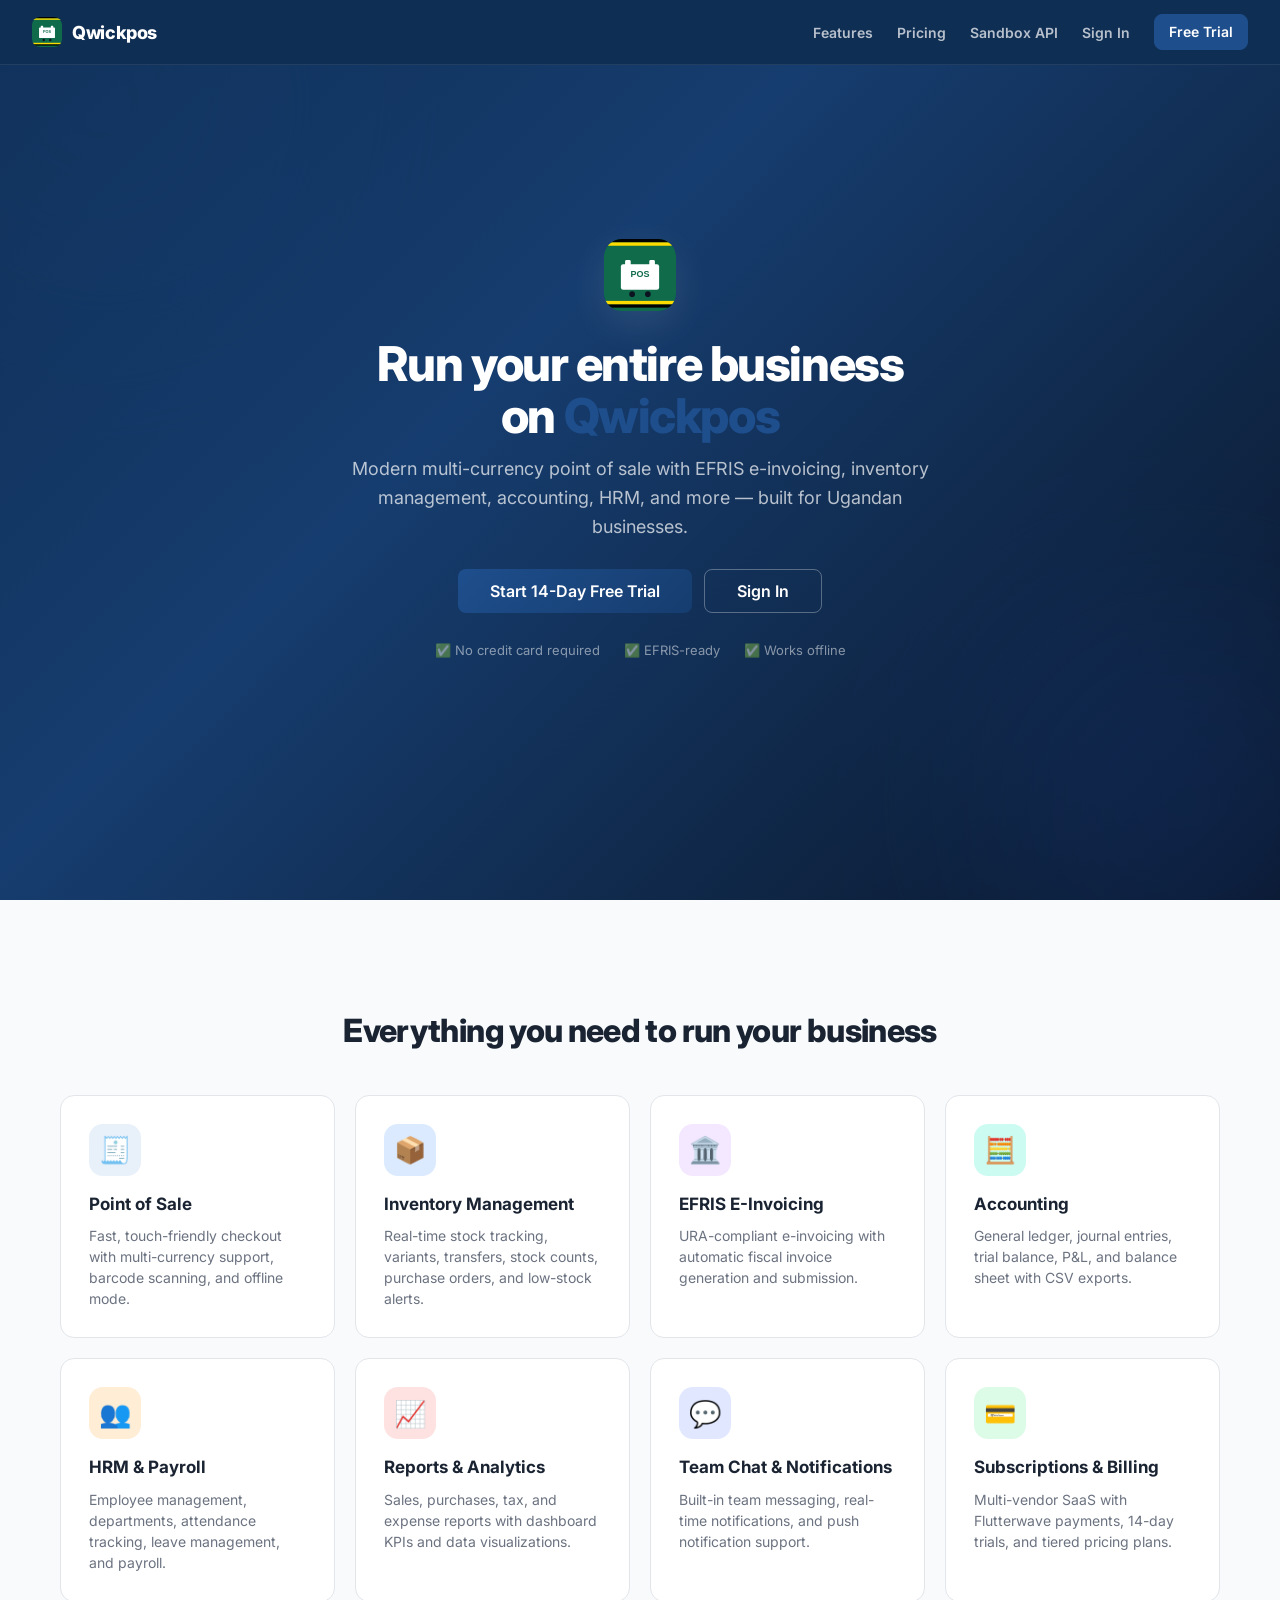
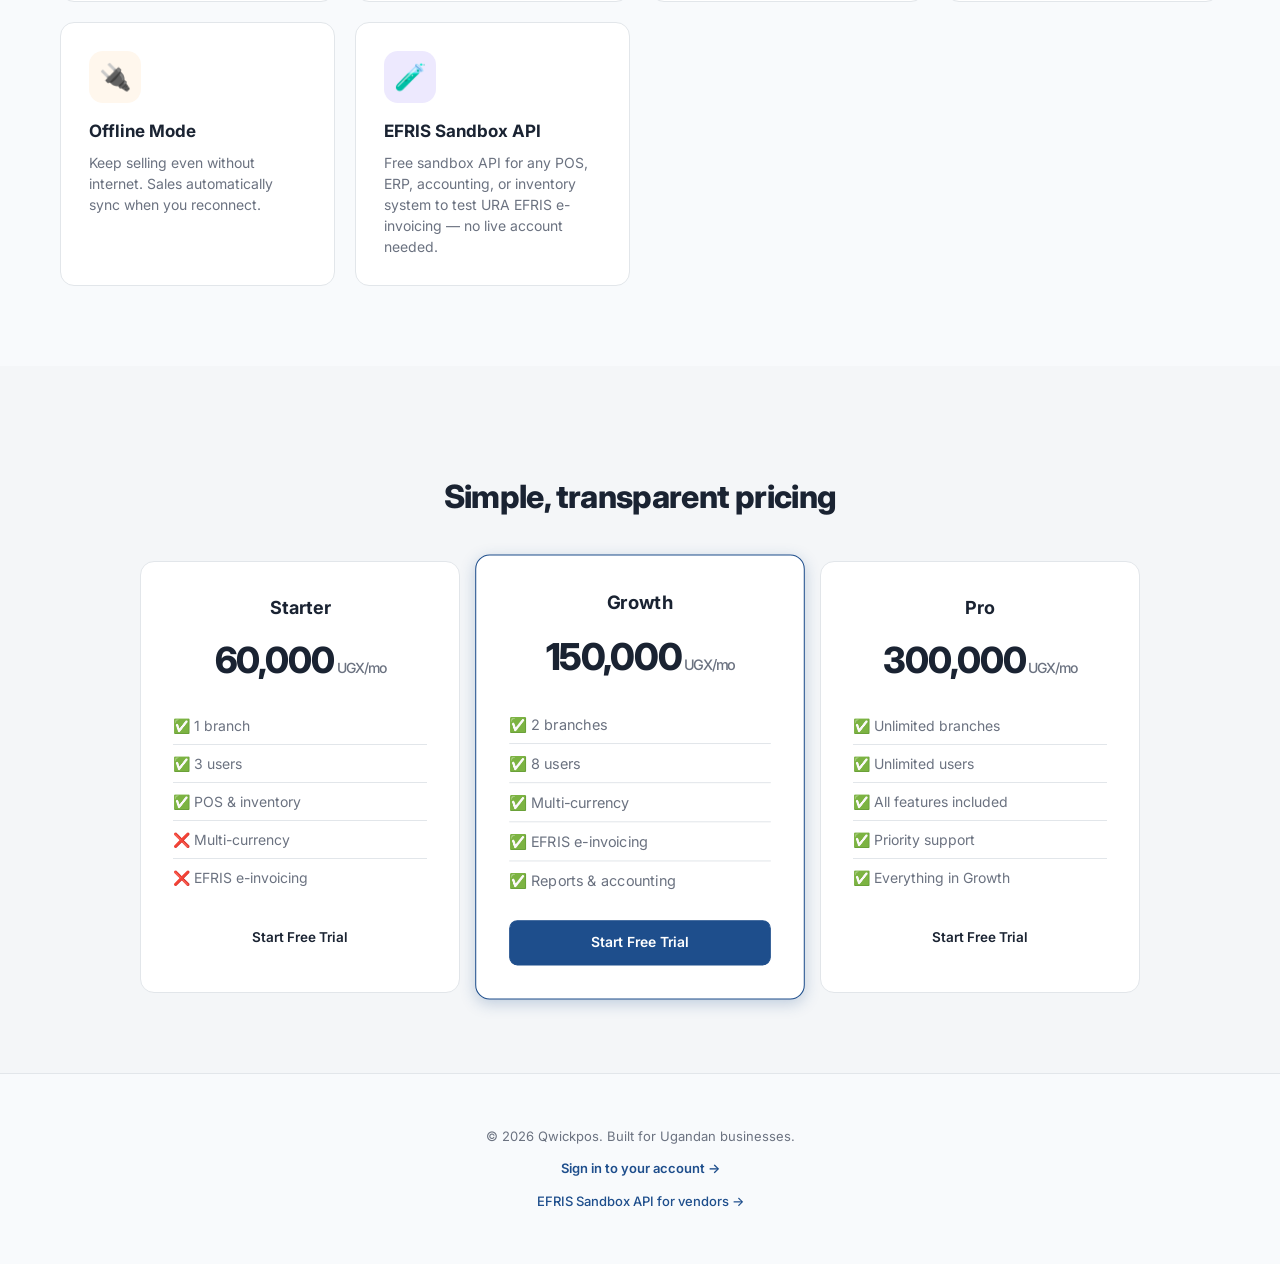
<file: index.html>
<!doctype html>
<html lang="en" data-theme="light">
  <head>
    <meta charset="UTF-8" />
    <meta name="viewport" content="width=device-width, initial-scale=1, viewport-fit=cover" />
    <title>Qwickpos — Modern POS & ERP for Uganda</title>
    <meta name="description" content="All-in-one point of sale, inventory, accounting, HRM, and EFRIS e-invoicing for Ugandan businesses. Start your 14-day free trial." />
    <meta name="theme-color" content="#0f6b4a" />
    <script>
      // Returning users go straight to the app (same Supabase DB as qwikpos.com).
      // Supabase stores auth tokens under "sb-<project-ref>-auth-token".
      try {
        var h = window.location.hash || "";
        if (h.indexOf("error=") !== -1) {
          window.location.replace("./app.html" + h);
        }
        var hasSession = false;
        for (var i = 0; i < localStorage.length; i++) {
          var k = localStorage.key(i);
          if (k && k.indexOf("sb-") === 0 && k.indexOf("auth-token") !== -1 && (localStorage.getItem(k) || "").indexOf("access_token") !== -1) {
            hasSession = true; break;
          }
        }
        if (hasSession) {
          window.location.replace("./app.html" + (window.location.hash || "#login"));
        }
      } catch (e) { /* ignore */ }
    </script>
    <link rel="preconnect" href="https://fonts.googleapis.com" />
    <link rel="preconnect" href="https://fonts.gstatic.com" crossorigin />
    <link href="https://fonts.googleapis.com/css2?family=Inter:wght@400;500;600;700;800&display=swap" rel="stylesheet" />
    <link rel="icon" href="./uganda-pos-icon.svg" type="image/svg+xml" />
    <link rel="stylesheet" href="./uganda-pos-styles.css" />
  </head>
  <body>
    <!-- ===================== NAVBAR ===================== -->
    <nav class="landing-nav">
      <a href="./" class="landing-nav-brand">
        <img src="./uganda-pos-icon.svg" alt="Qwickpos" />
        <span>Qwickpos</span>
      </a>
      <div class="landing-nav-links">
        <a href="#features">Features</a>
        <a href="#pricing">Pricing</a>
        <a href="./sandbox.html">Sandbox API</a>
        <a href="./app.html#login">Sign In</a>
        <a href="./app.html#signup" class="btn btn-primary btn-sm">Free Trial</a>
      </div>
    </nav>

    <!-- ===================== HERO ===================== -->
    <section class="landing-hero">
      <div class="landing-hero-content">
        <img src="./uganda-pos-icon.svg" alt="Qwickpos" />
        <h1>Run your entire business<br>on <span class="accent">Qwickpos</span></h1>
        <p>Modern multi-currency point of sale with EFRIS e-invoicing, inventory management, accounting, HRM, and more — built for Ugandan businesses.</p>
        <div class="landing-cta-row">
          <a href="./app.html#signup" class="btn btn-primary">Start 14-Day Free Trial</a>
          <a href="./app.html#login" class="btn btn-outline" style="color:#fff;border-color:rgba(255,255,255,0.3);">Sign In</a>
        </div>
        <div style="margin-top:28px;display:flex;gap:24px;justify-content:center;flex-wrap:wrap;color:rgba(255,255,255,0.5);font-size:13px;">
          <span>✅ No credit card required</span>
          <span>✅ EFRIS-ready</span>
          <span>✅ Works offline</span>
        </div>
      </div>
    </section>

    <!-- ===================== FEATURES ===================== -->
    <section class="landing-features" id="features">
      <h2>Everything you need to run your business</h2>
      <div class="landing-feature-grid">
        <div class="landing-feature">
          <div class="lf-icon" style="background:var(--brand-light);color:var(--brand);">🧾</div>
          <h3>Point of Sale</h3>
          <p>Fast, touch-friendly checkout with multi-currency support, barcode scanning, and offline mode.</p>
        </div>
        <div class="landing-feature">
          <div class="lf-icon" style="background:#dbeafe;color:#2563eb;">📦</div>
          <h3>Inventory Management</h3>
          <p>Real-time stock tracking, variants, transfers, stock counts, purchase orders, and low-stock alerts.</p>
        </div>
        <div class="landing-feature">
          <div class="lf-icon" style="background:#f3e8ff;color:#9333ea;">🏛️</div>
          <h3>EFRIS E-Invoicing</h3>
          <p>URA-compliant e-invoicing with automatic fiscal invoice generation and submission.</p>
        </div>
        <div class="landing-feature">
          <div class="lf-icon" style="background:#ccfbf1;color:#0d9488;">🧮</div>
          <h3>Accounting</h3>
          <p>General ledger, journal entries, trial balance, P&L, and balance sheet with CSV exports.</p>
        </div>
        <div class="landing-feature">
          <div class="lf-icon" style="background:#ffedd5;color:#ea580c;">👥</div>
          <h3>HRM & Payroll</h3>
          <p>Employee management, departments, attendance tracking, leave management, and payroll.</p>
        </div>
        <div class="landing-feature">
          <div class="lf-icon" style="background:#fee2e2;color:#dc2626;">📈</div>
          <h3>Reports & Analytics</h3>
          <p>Sales, purchases, tax, and expense reports with dashboard KPIs and data visualizations.</p>
        </div>
        <div class="landing-feature">
          <div class="lf-icon" style="background:#e0e7ff;color:#4f46e5;">💬</div>
          <h3>Team Chat & Notifications</h3>
          <p>Built-in team messaging, real-time notifications, and push notification support.</p>
        </div>
        <div class="landing-feature">
          <div class="lf-icon" style="background:#dcfce7;color:#16a34a;">💳</div>
          <h3>Subscriptions & Billing</h3>
          <p>Multi-vendor SaaS with Flutterwave payments, 14-day trials, and tiered pricing plans.</p>
        </div>
        <div class="landing-feature">
          <div class="lf-icon" style="background:#fff7ed;color:#b8860b;">🔌</div>
          <h3>Offline Mode</h3>
          <p>Keep selling even without internet. Sales automatically sync when you reconnect.</p>
        </div>
        <div class="landing-feature">
          <div class="lf-icon" style="background:#ede9fe;color:#7c3aed;">🧪</div>
          <h3>EFRIS Sandbox API</h3>
          <p>Free sandbox API for any POS, ERP, accounting, or inventory system to test URA EFRIS e-invoicing — no live account needed.</p>
        </div>
      </div>
    </section>

    <!-- ===================== PRICING ===================== -->
    <section class="landing-pricing" id="pricing">
      <h2>Simple, transparent pricing</h2>
      <div class="landing-pricing-grid">
        <div class="landing-pricing-card">
          <div class="plan-name">Starter</div>
          <div class="plan-price">60,000<small> UGX/mo</small></div>
          <ul class="plan-features">
            <li>✅ 1 branch</li>
            <li>✅ 3 users</li>
            <li>✅ POS & inventory</li>
            <li>❌ Multi-currency</li>
            <li>❌ EFRIS e-invoicing</li>
          </ul>
          <a href="./app.html#signup" class="btn btn-outline btn-block">Start Free Trial</a>
        </div>
        <div class="landing-pricing-card featured">
          <div class="plan-name">Growth</div>
          <div class="plan-price">150,000<small> UGX/mo</small></div>
          <ul class="plan-features">
            <li>✅ 2 branches</li>
            <li>✅ 8 users</li>
            <li>✅ Multi-currency</li>
            <li>✅ EFRIS e-invoicing</li>
            <li>✅ Reports & accounting</li>
          </ul>
          <a href="./app.html#signup" class="btn btn-primary btn-block">Start Free Trial</a>
        </div>
        <div class="landing-pricing-card">
          <div class="plan-name">Pro</div>
          <div class="plan-price">300,000<small> UGX/mo</small></div>
          <ul class="plan-features">
            <li>✅ Unlimited branches</li>
            <li>✅ Unlimited users</li>
            <li>✅ All features included</li>
            <li>✅ Priority support</li>
            <li>✅ Everything in Growth</li>
          </ul>
          <a href="./app.html#signup" class="btn btn-outline btn-block">Start Free Trial</a>
        </div>
      </div>
    </section>

    <!-- ===================== FOOTER ===================== -->
    <footer class="landing-footer">
      <p>&copy; 2026 Qwickpos. Built for Ugandan businesses.</p>
      <p style="margin-top:8px;"><a href="./app.html#login" style="color:var(--brand);font-weight:600;">Sign in to your account →</a></p>
      <p style="margin-top:4px;"><a href="./sandbox.html" style="color:var(--brand);font-weight:500;font-size:13px;">EFRIS Sandbox API for vendors →</a></p>
    </footer>
  </body>
</html>
</file>
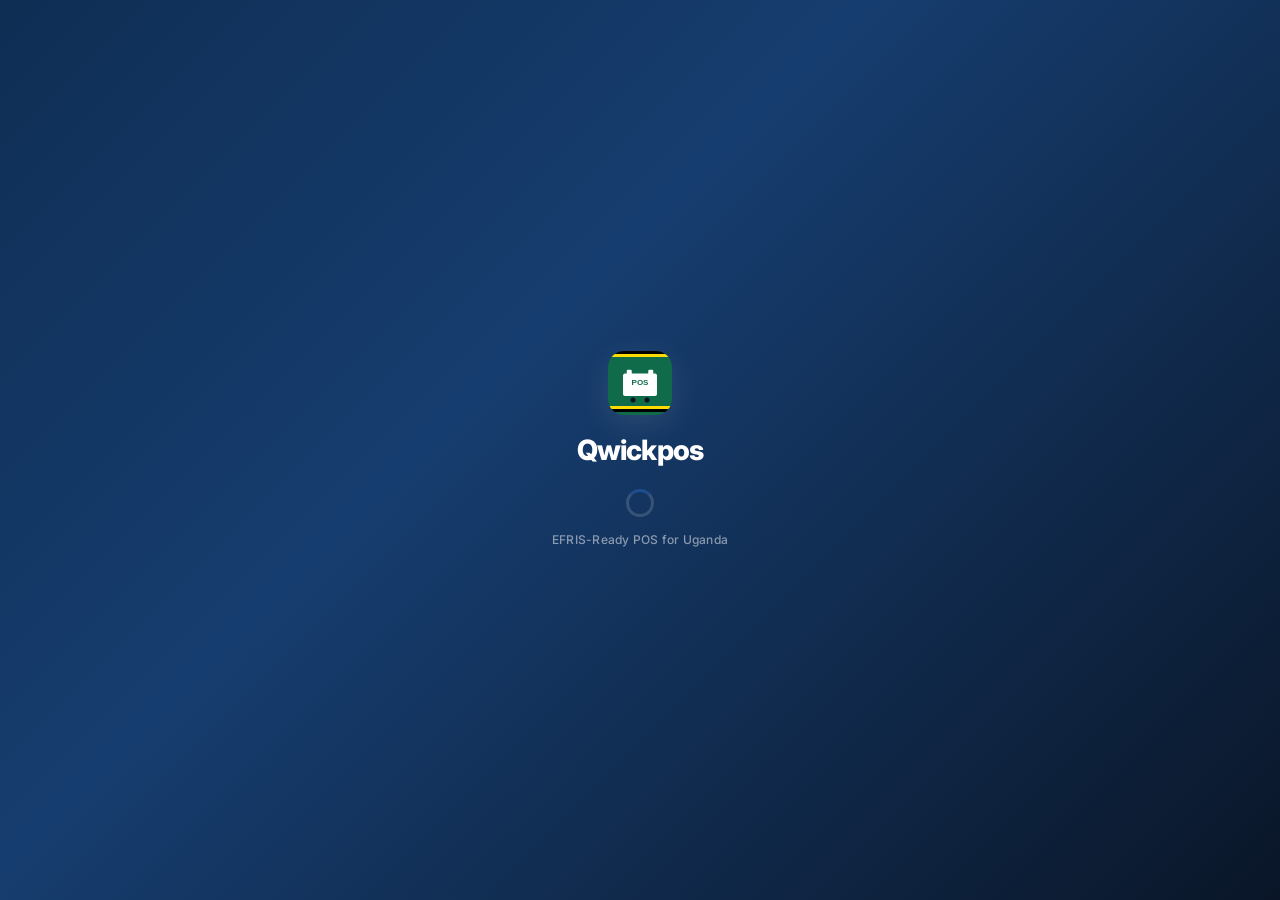
<file: app.html>
<!doctype html>
<html lang="en" data-theme="light">
  <head>
    <meta charset="UTF-8" />
    <meta
      name="viewport"
      content="width=device-width, initial-scale=1, viewport-fit=cover"
    />
    <title>Qwickpos — EFRIS Ready</title>
    <meta
      name="description"
      content="Modern multi-currency point of sale with EFRIS e-invoicing readiness for Ugandan businesses."
    />
    <meta name="theme-color" content="#0f6b4a" />
    <!-- Fonts -->
    <link rel="preconnect" href="https://fonts.googleapis.com" />
    <link rel="preconnect" href="https://fonts.gstatic.com" crossorigin />
    <link
      href="https://fonts.googleapis.com/css2?family=Inter:wght@400;500;600;700;800&display=swap"
      rel="stylesheet"
    />
    <!-- Open Graph / Social Media -->
    <meta property="og:type" content="website" />
    <meta property="og:url" content="https://qwickpos.netlify.app/" />
    <meta property="og:title" content="Qwickpos — Modern POS for Uganda" />
    <meta
      property="og:description"
      content="Multi-currency point of sale with EFRIS e-invoicing readiness for Ugandan businesses. Manage sales, inventory, customers, and suppliers with ease."
    />
    <meta
      property="og:image"
      content="https://qwickpos.netlify.app/uganda-pos-icon.svg"
    />
    <meta property="og:site_name" content="Qwickpos" />
    <!-- Twitter Card -->
    <meta name="twitter:card" content="summary" />
    <meta name="twitter:title" content="Qwickpos — Modern POS for Uganda" />
    <meta
      name="twitter:description"
      content="Multi-currency point of sale with EFRIS e-invoicing readiness for Ugandan businesses."
    />
    <meta
      name="twitter:image"
      content="https://qwickpos.netlify.app/uganda-pos-icon.svg"
    />
    <link rel="manifest" href="./uganda-pos-manifest.json" />
    <link rel="icon" href="./uganda-pos-icon.svg" type="image/svg+xml" />
    <link rel="apple-touch-icon" href="./uganda-pos-icon.svg" />
    <meta name="apple-mobile-web-app-capable" content="yes" />
    <meta name="apple-mobile-web-app-status-bar-style" content="black-translucent" />
    <link rel="stylesheet" href="./uganda-pos-styles.css" />
  </head>
  <body>
    <!-- ===================== SPLASH SCREEN ===================== -->
    <div id="splash-screen" class="splash-screen">
      <div class="splash-content">
        <img src="./uganda-pos-icon.svg" alt="Qwickpos" class="splash-logo" />
        <div class="splash-name">Qwickpos</div>
        <div class="splash-spinner"></div>
        <div class="splash-tag">EFRIS-Ready POS for Uganda</div>
      </div>
    </div>

    <!-- ===================== LOGIN SCREEN ===================== -->
    <div id="login-screen" class="login-wrap">
      <div class="login-card">
        <div class="flag-strip"></div>
        <div class="login-logo">
          <img src="./uganda-pos-icon.svg" alt="Qwickpos" />
          <h1>Qwickpos</h1>
          <p>
            Modern multi-currency point of sale, EFRIS-ready for URA
            e-invoicing.
          </p>
        </div>

        <form id="login-form">
          <div class="field">
            <label for="login-email">Email</label>
            <input
              id="login-email"
              type="email"
              autocomplete="username"
              required
              placeholder="you@business.com"
            />
          </div>
          <div class="field">
            <label for="login-password">Password</label>
            <input
              id="login-password"
              type="password"
              autocomplete="current-password"
              required
              placeholder="••••••••"
            />
          </div>
          <button
            class="btn btn-primary btn-block"
            type="submit"
            id="login-submit"
          >
            Sign In
          </button>
          <p
            id="login-error"
            class="help-text"
            style="color: var(--danger); display: none; margin-top: 10px"
          ></p>
        </form>

        <p class="help-text" style="text-align: center; margin-top: 10px">
          <a href="#" id="show-forgot-link" style="color: var(--primary)"
            >Forgot password?</a
          >
        </p>

        <p class="help-text" style="text-align: center; margin-top: 16px">
          New business?
          <a href="#" id="show-signup-link">Start your 14-day free trial</a>
        </p>
      </div>
    </div>

    <!-- ===================== SIGNUP SCREEN ===================== -->
    <div id="signup-screen" class="login-wrap hidden">
      <div class="login-card" style="max-width: 680px">
        <div class="flag-strip"></div>
        <div class="login-logo">
          <img src="./uganda-pos-icon.svg" alt="Qwickpos" />
          <h1>Start your free trial</h1>
          <p>
            14 days free. Then pay monthly with Flutterwave — mobile money, card
            or bank.
          </p>
        </div>

        <div id="signup-plans" class="grid-3"></div>

        <form id="signup-form" class="hidden">
          <input type="hidden" id="signup-plan-code" value="starter" />
          <div class="field">
            <label for="signup-business-name">Business Name</label
            ><input id="signup-business-name" required />
          </div>
          <div class="field-row">
            <div class="field">
              <label for="signup-full-name">Your Full Name</label
              ><input id="signup-full-name" required />
            </div>
            <div class="field">
              <label for="signup-phone">Phone</label
              ><input id="signup-phone" placeholder="+2567xxxxxxxx" />
            </div>
          </div>
          <div class="field-row">
            <div class="field">
              <label for="signup-email">Email</label
              ><input id="signup-email" type="email" required />
            </div>
            <div class="field">
              <label for="signup-password">Password</label
              ><input
                id="signup-password"
                type="password"
                required
                minlength="8"
                placeholder="At least 8 characters with a letter and number"
              />
            </div>
          </div>
          <div class="field">
            <label for="signup-currency">Base Currency</label>
            <select id="signup-currency">
              <option value="UGX">UGX — Uganda Shilling</option>
              <option value="USD">USD — US Dollar</option>
              <option value="KES">KES — Kenyan Shilling</option>
            </select>
          </div>
          <div class="field">
            <label for="signup-type">Business Type</label>
            <select id="signup-type">
            </select>
            <p class="help-text" id="signup-type-desc" style="margin-top:4px;font-size:12px"></p>
          </div>
          <button
            class="btn btn-secondary btn-block"
            type="button"
            id="signup-back-btn"
            style="margin-bottom: 8px"
          >
            &larr; Change Plan
          </button>
          <button
            class="btn btn-primary btn-block"
            type="submit"
            id="signup-submit"
          >
            Start 14-Day Free Trial
          </button>
          <p
            id="signup-error"
            class="help-text"
            style="color: var(--danger); display: none; margin-top: 10px"
          ></p>
        </form>

        <p class="help-text" style="text-align: center; margin-top: 16px">
          Already have an account? <a href="#" id="show-login-link">Sign in</a>
        </p>
      </div>
    </div>

    <!-- ===================== RESET PASSWORD SCREEN ===================== -->
    <div id="reset-screen" class="login-wrap hidden">
      <div class="login-card">
        <div class="flag-strip"></div>
        <div class="login-logo">
          <img src="./uganda-pos-icon.svg" alt="Qwickpos" />
          <h1>Reset Password</h1>
          <p>Enter your email and we'll send you a reset link.</p>
        </div>

        <form id="reset-form">
          <div class="field">
            <label for="reset-email">Email</label>
            <input
              id="reset-email"
              type="email"
              autocomplete="email"
              required
              placeholder="you@business.com"
            />
          </div>
          <button
            class="btn btn-primary btn-block"
            type="submit"
            id="reset-submit"
          >
            Send Reset Link
          </button>
          <p
            id="reset-error"
            class="help-text"
            style="color: var(--danger); display: none; margin-top: 10px"
          ></p>
          <p
            id="reset-success"
            class="help-text"
            style="color: var(--success); display: none; margin-top: 10px"
          ></p>
        </form>

        <p class="help-text" style="text-align: center; margin-top: 16px">
          <a href="#" id="show-login-from-reset" style="color: var(--primary)"
            >← Back to Sign In</a
          >
        </p>
      </div>
    </div>

    <!-- ===================== CREATE BUSINESS SCREEN ===================== -->
    <div id="create-business-screen" class="login-wrap hidden">
      <div class="login-card" style="max-width: 520px">
        <div class="flag-strip"></div>
        <div class="login-logo">
          <img src="./uganda-pos-icon.svg" alt="Qwickpos" />
          <h1>Welcome to Qwickpos</h1>
          <p>Create your business to start your 14-day free trial.</p>
        </div>

        <form id="create-business-form">
          <div class="field">
            <label for="cb-business-name">Business Name</label>
            <input
              id="cb-business-name"
              type="text"
              required
              placeholder="e.g. John's Supermarket"
              autocomplete="organization"
            />
          </div>
          <div class="field">
            <label for="cb-full-name">Your Full Name</label>
            <input
              id="cb-full-name"
              type="text"
              required
              placeholder="e.g. John Musoke"
              autocomplete="name"
            />
          </div>
          <div class="field">
            <label for="cb-phone">Phone (optional)</label>
            <input
              id="cb-phone"
              type="tel"
              placeholder="+256 7xx xxx xxx"
              autocomplete="tel"
            />
          </div>
          <div class="field">
            <label for="cb-currency">Base Currency</label>
            <select id="cb-currency">
              <option value="UGX">UGX — Uganda Shilling</option>
              <option value="USD">USD — US Dollar</option>
              <option value="KES">KES — Kenyan Shilling</option>
            </select>
          </div>
          <div class="field">
            <label for="cb-type">Business Type</label>
            <select id="cb-type">
            </select>
            <p class="help-text" id="cb-type-desc" style="margin-top:4px;font-size:12px"></p>
          </div>
          <button
            class="btn btn-primary btn-block"
            type="submit"
            id="cb-submit"
          >
            Create Business & Start Trial
          </button>
          <p
            id="cb-error"
            class="help-text"
            style="color: var(--danger); display: none; margin-top: 10px"
          ></p>
        </form>
      </div>
    </div>

    <!-- ===================== APP SHELL ===================== -->
    <div id="app-shell" class="app-shell hidden">
      <div class="impersonate-banner hidden" id="impersonate-banner">
        <span>👁 Impersonating: <span id="impersonate-name"></span></span>
        <button id="impersonate-stop">Exit Impersonation</button>
      </div>
      <div class="sidebar-backdrop" id="sidebar-backdrop"></div>

      <aside class="sidebar" id="sidebar">
        <div class="sidebar-inner">
        <button class="nav-link" data-route="dashboard" data-tooltip="Dashboard">
          <span class="icon">🏠</span>
          <span class="nav-label">Dashboard</span>
        </button>

        <!-- Sales Module -->
        <div class="nav-module">
          <button class="nav-link nav-parent" data-module="sales" data-tooltip="Sales">
            <span class="icon">💰</span>
            <span class="nav-label">Sales</span>
            <span class="nav-chevron">▶</span>
          </button>
          <div class="nav-children">
            <button class="nav-link" data-route="pos"><span class="icon">🛒</span> POS</button>
            <button class="nav-link" data-route="orders"><span class="icon">📋</span> Orders</button>
            <button class="nav-link" data-route="quotations"><span class="icon">📄</span> Quotations</button>
            <button class="nav-link" data-route="sales"><span class="icon">📊</span> Sales History</button>
          </div>
        </div>

        <!-- Inventory Module -->
        <div class="nav-module">
          <button class="nav-link nav-parent" data-module="inventory" data-tooltip="Inventory">
            <span class="icon">📦</span>
            <span class="nav-label">Inventory</span>
            <span class="nav-chevron">▶</span>
          </button>
          <div class="nav-children">
            <button class="nav-link" data-route="products"><span class="icon">🏷️</span> Products</button>
            <button class="nav-link" data-route="inventory"><span class="icon">📊</span> Stock <span class="nav-badge hidden" id="low-stock-badge">0</span></button>
            <button class="nav-link" data-route="purchases"><span class="icon">🛒</span> Purchases</button>
            <button class="nav-link" data-route="suppliers"><span class="icon">🚚</span> Suppliers</button>
          </div>
        </div>

        <!-- CRM Module -->
        <div class="nav-module">
          <button class="nav-link nav-parent" data-module="crm" data-tooltip="CRM">
            <span class="icon">🤝</span>
            <span class="nav-label">CRM</span>
            <span class="nav-chevron">▶</span>
          </button>
          <div class="nav-children">
            <button class="nav-link" data-route="customers"><span class="icon">👤</span> Customers</button>
            <button class="nav-link" data-route="leads"><span class="icon">💼</span> Leads</button>
            <button class="nav-link" data-route="deliveries"><span class="icon">🚚</span> Deliveries</button>
          </div>
        </div>

        <!-- Accounting Module -->
        <div class="nav-module">
          <button class="nav-link nav-parent" data-module="accounting" data-tooltip="Accounting">
            <span class="icon">📒</span>
            <span class="nav-label">Accounting</span>
            <span class="nav-chevron">▶</span>
          </button>
          <div class="nav-children">
            <button class="nav-link" data-route="accounting"><span class="icon">📊</span> Ledgers</button>
            <button class="nav-link" data-route="reports"><span class="icon">📈</span> Reports</button>
            <button class="nav-link" data-route="bi"><span class="icon">📊</span> BI &amp; Analytics</button>
          </div>
        </div>

        <!-- HR Module -->
        <div class="nav-module">
          <button class="nav-link nav-parent" data-module="hr" data-tooltip="HR">
            <span class="icon">👔</span>
            <span class="nav-label">HR</span>
            <span class="nav-chevron">▶</span>
          </button>
          <div class="nav-children">
            <button class="nav-link" data-route="hrm"><span class="icon">👥</span> Employees</button>
          </div>
        </div>

        <!-- Communication Module -->
        <div class="nav-module">
          <button class="nav-link nav-parent" data-module="communication" data-tooltip="Communication">
            <span class="icon">💬</span>
            <span class="nav-label">Communication</span>
            <span class="nav-chevron">▶</span>
          </button>
          <div class="nav-children">
            <button class="nav-link" data-route="chat"><span class="icon">💬</span> Chat</button>
            <button class="nav-link" data-route="notifications"><span class="icon">🔔</span> Notifications <span class="nav-badge hidden" id="notif-sidebar-badge">0</span></button>
          </div>
        </div>

        <!-- Compliance Module -->
        <div class="nav-module">
          <button class="nav-link nav-parent" data-module="compliance" data-tooltip="Compliance">
            <span class="icon">✅</span>
            <span class="nav-label">Compliance</span>
            <span class="nav-chevron">▶</span>
          </button>
          <div class="nav-children">
            <button class="nav-link" data-route="efris"><span class="icon">🏛️</span> EFRIS <span class="nav-badge hidden" id="efris-badge">0</span></button>
            <button class="nav-link" data-route="audit"><span class="icon">📋</span> Audit</button>
          </div>
        </div>

        <!-- Administration Module -->
        <div class="nav-module">
          <button class="nav-link nav-parent" data-module="admin" data-tooltip="Administration">
            <span class="icon">⚙️</span>
            <span class="nav-label">Administration</span>
            <span class="nav-chevron">▶</span>
          </button>
          <div class="nav-children">
            <button class="nav-link" data-route="settings"><span class="icon">🔧</span> Settings</button>
            <button class="nav-link" data-route="templates"><span class="icon">📄</span> Templates</button>
            <button class="nav-link" data-route="coupons"><span class="icon">🎫</span> Coupons</button>
            <button class="nav-link" data-route="backup"><span class="icon">💾</span> Backup</button>
            <button class="nav-link" data-route="billing"><span class="icon">💳</span> Billing</button>
            <button class="nav-link" data-route="profile"><span class="icon">👤</span> My Profile</button>
            <button class="nav-link" data-route="admin"><span class="icon">🔐</span> Platform Admin</button>
          </div>
        </div>

        </div>
        <div class="sidebar-footer">
          <div class="offline-pill" id="trial-pill"></div>
          <div class="offline-pill" id="offline-pill">
            <span class="dot"></span> Offline — sales will sync
          </div>
          <button class="btn btn-secondary btn-block btn-sm" id="logout-btn">
            Log out
          </button>
        </div>
      </aside>

      <div class="main">
        <header class="topbar">
          <div class="topbar-left">
            <div class="logo-wrap"><img src="./uganda-pos-icon.svg" alt="logo" id="topbar-logo" /></div>
            <div class="brand-text">
              <div class="business-name" id="topbar-business-name">Qwickpos</div>
              <div class="branch-sub" id="topbar-branch-name">Main Branch</div>
            </div>
            <div class="topbar-divider"></div>
            <button class="menu-btn" id="menu-btn">☰</button>
            <button class="sidebar-collapse-btn" id="sidebar-collapse-btn" title="Toggle sidebar">◀</button>
          </div>
          <div class="topbar-center" id="page-title">Dashboard</div>
          <div class="topbar-right">
            <div class="topbar-cta-group" id="topbar-cta-group">
              <button class="topbar-cta" onclick="navigateTo('pos')" title="Open POS">
                <span class="cta-icon">🛒</span> New Sale
              </button>
              <button class="topbar-cta" onclick="navigateTo('products')" title="Add product">
                <span class="cta-icon">➕</span> Product
              </button>
              <button class="topbar-cta" onclick="navigateTo('customers')" title="Add customer">
                <span class="cta-icon">👤</span> Customer
              </button>
            </div>
            <select
              id="currency-picker"
              class="hidden"
              title="Display currency"
              style="
                border-radius: 999px;
                border: 1px solid var(--border);
                padding: 6px 10px;
                background: var(--surface);
              "
            ></select>
            <select
              id="lang-picker"
              title="Language"
              style="
                border-radius: 999px;
                border: 1px solid var(--border);
                padding: 6px 10px;
                background: var(--surface);
                font-size: 13px;
              "
            >
              <option value="en">EN</option>
              <option value="lg">LG</option>
            </select>
            <div class="notif-wrapper" id="notif-wrapper">
              <button class="topbar-btn" id="notif-bell" title="Notifications">
                🔔
                <span class="notif-badge hidden" id="notif-badge">0</span>
              </button>
              <div class="notif-dropdown hidden" id="notif-dropdown">
                <div class="notif-header">
                  <span>Notifications</span>
                  <button class="btn btn-sm btn-secondary" id="notif-mark-all">
                    Mark all read
                  </button>
                </div>
                <div class="notif-list" id="notif-list">
                  <div class="empty-state" style="padding: 24px">
                    No notifications yet
                  </div>
                </div>
              </div>
            </div>
            <button class="topbar-btn" id="theme-toggle" title="Toggle theme">🌙</button>
            <button class="user-chip" id="user-chip">
              <span class="avatar" id="user-avatar">U</span>
              <span>
                <div class="user-name" id="user-name">User</div>
                <div class="user-role" id="user-role">cashier</div>
              </span>
            </button>
          </div>
        </header>

        <div class="view" id="view-root">
          <!-- rendered by app.js -->
        </div>
      </div>
    </div>

    <!-- ===================== MODAL / TOAST ROOTS ===================== -->
    <div id="modal-root"></div>
    <div class="toast-stack" id="toast-stack"></div>

    <!-- Inline guard: prevents native form submit, removes splash, catches errors -->
    <script>
      (function () {
        "use strict";
        var loaded = false;
        var hash = window.location.hash;
        // Instantly kill splash when coming from landing page CTAs
        if (hash === "#signup" || hash === "#login") {
          var s = document.getElementById("splash-screen");
          if (s) s.remove();
          window.history.replaceState(null, "", window.location.pathname);
        }
        window.addEventListener("error", function (e) {
          if (loaded) return;
          var el = document.getElementById("login-error");
          if (el) {
            el.innerHTML =
              "<b>App failed to load:</b><br>" +
              (e.message || "Unknown error") +
              (e.filename
                ? "<br><small>in " + e.filename.split("/").pop() + ":" + e.lineno + "</small>"
                : "");
            el.style.display = "block";
          }
          console.error("FATAL:", e.message, e.filename, e.lineno);
        });
        window.addEventListener("unhandledrejection", function (e) {
          console.error("Unhandled rejection:", e.reason);
        });
        document.addEventListener("DOMContentLoaded", function () {
          var form = document.getElementById("login-form");
          if (form)
            form.addEventListener("submit", function (e) {
              if (!loaded) {
                e.preventDefault();
                var el = document.getElementById("login-error");
                if (el && !el.textContent) {
                  el.innerHTML =
                    "<b>App still loading.</b><br>" +
                    "If this persists, press <b>Ctrl+Shift+R</b> to hard refresh.";
                  el.style.display = "block";
                }
              }
            });
          // If JS module failed, show login in case splash is still up
          setTimeout(function () {
            if (!loaded) {
              var splash = document.getElementById("splash-screen");
              if (splash) splash.remove();
              document.getElementById("login-screen").classList.remove("hidden");
            }
          }, 4000);
        });
        window.__qwickposReady = function () { loaded = true; };
      })();
    </script>
    <script type="module" src="./uganda-pos-app.js"></script>
  </body>
</html>
</file>
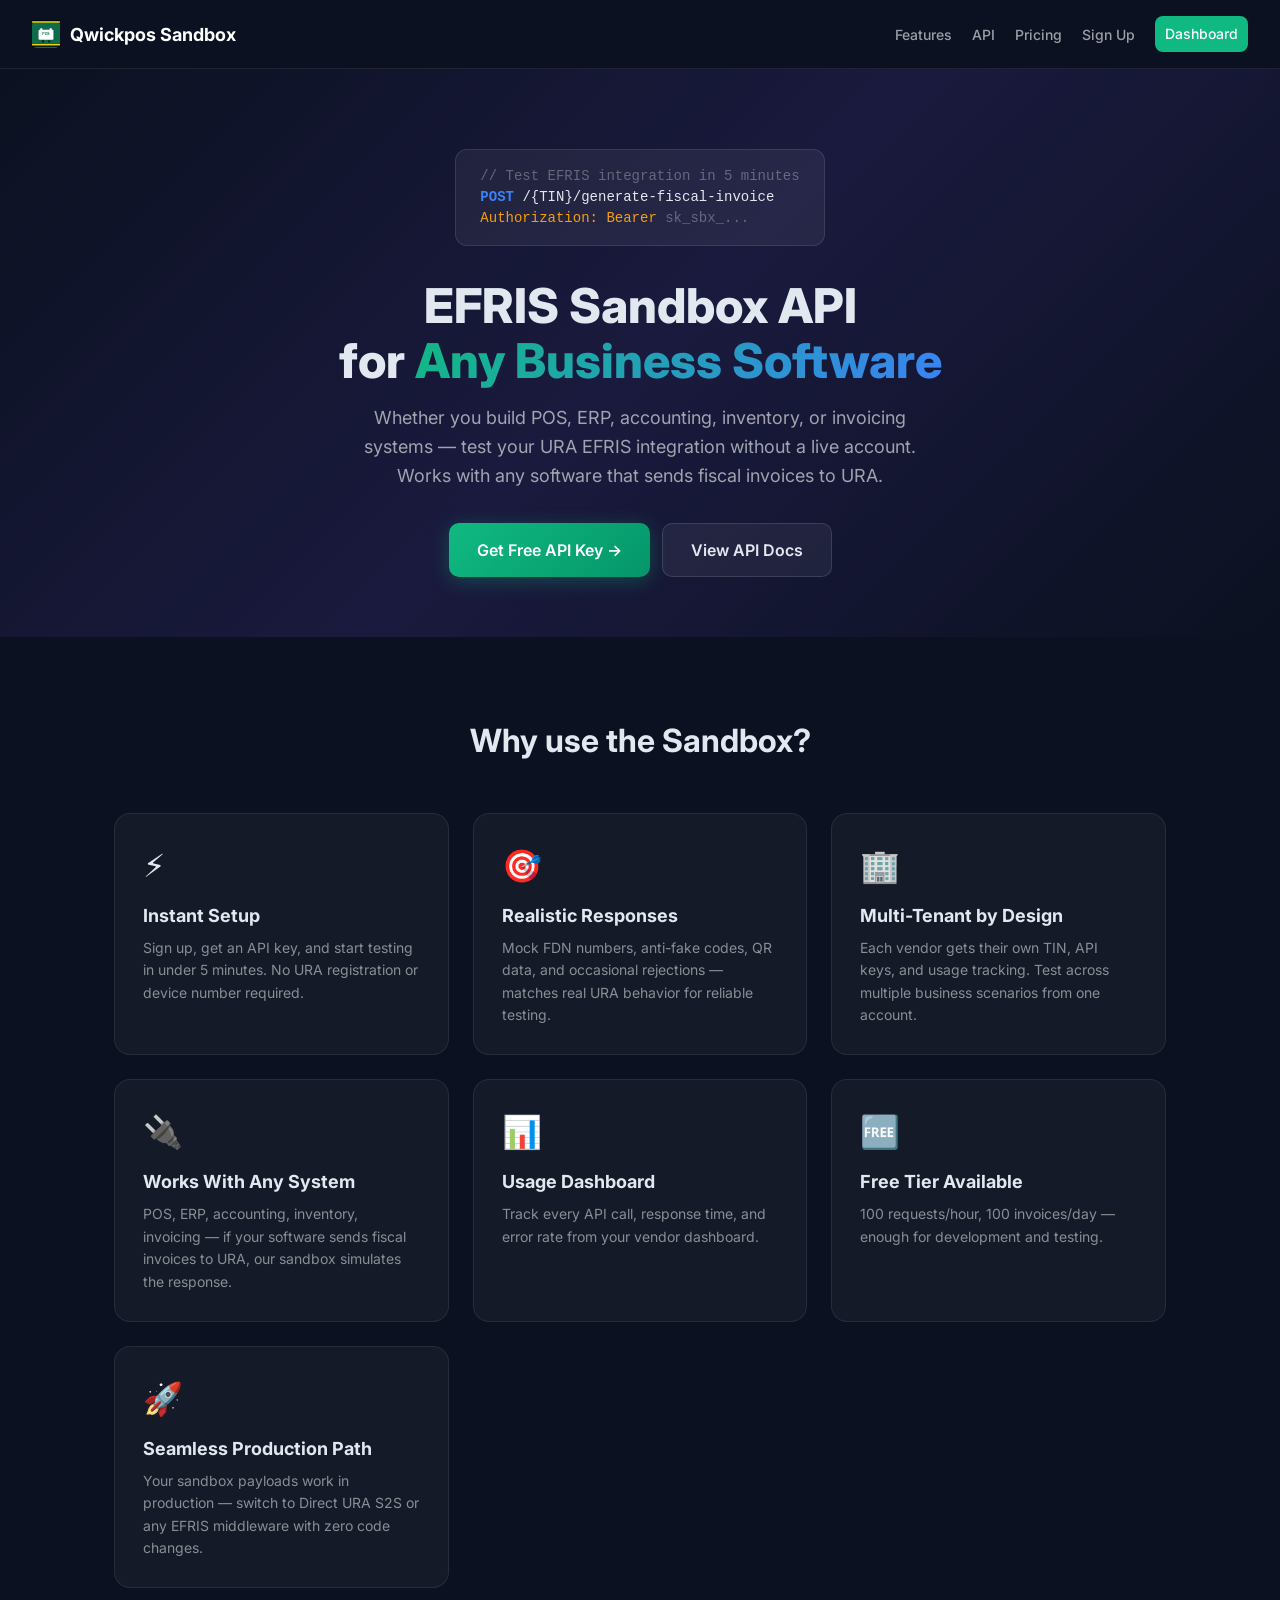
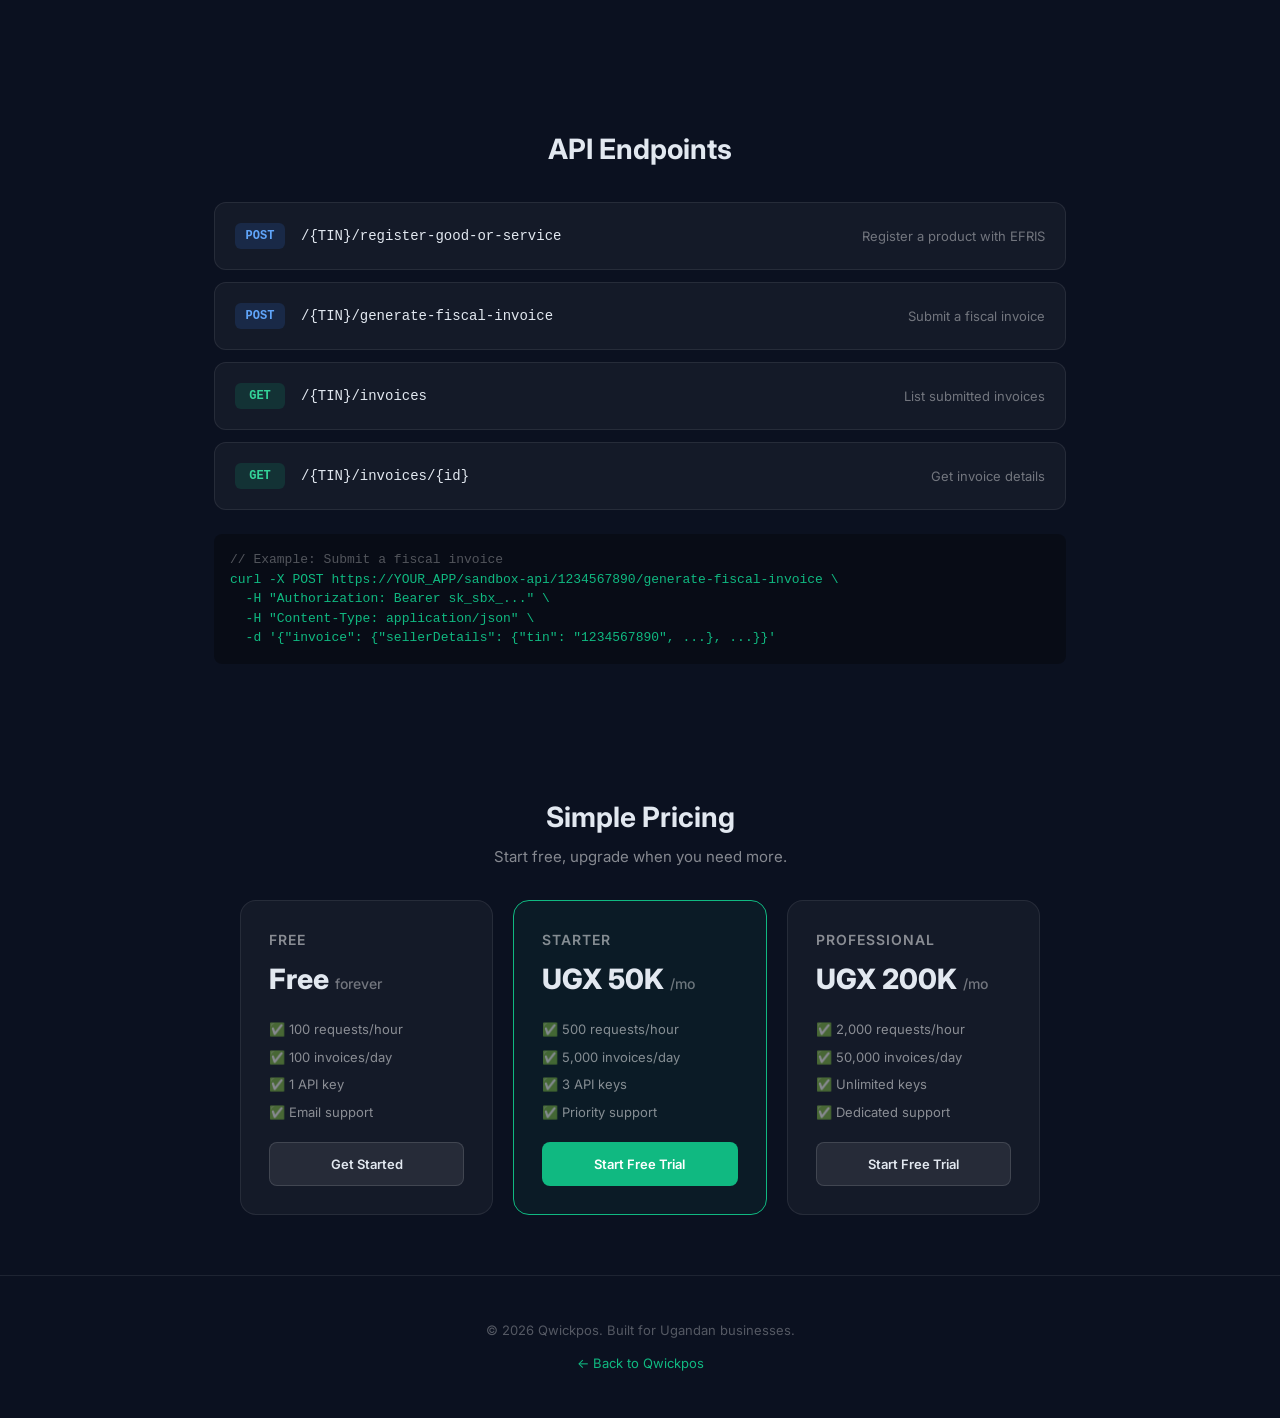
<file: sandbox.html>
<!doctype html>
<html lang="en" data-theme="light">
  <head>
    <meta charset="UTF-8" />
    <meta name="viewport" content="width=device-width, initial-scale=1, viewport-fit=cover" />
    <title>Qwickpos EFRIS Sandbox API — Free URA E-Invoicing Test Environment</title>
    <meta name="description" content="Free EFRIS sandbox API for Ugandan POS, ERP, accounting, and inventory systems. Test URA e-invoicing integration without a live account. Works with any business software." />
    <meta name="theme-color" content="#0f6b4a" />
    <link rel="preconnect" href="https://fonts.googleapis.com" />
    <link rel="preconnect" href="https://fonts.gstatic.com" crossorigin />
    <link href="https://fonts.googleapis.com/css2?family=Inter:wght@400;500;600;700;800&display=swap" rel="stylesheet" />
    <link rel="icon" href="./uganda-pos-icon.svg" type="image/svg+xml" />
    <link rel="stylesheet" href="./uganda-pos-styles.css" />
    <style>
      body { margin: 0; font-family: 'Inter', system-ui, sans-serif; background: #0b1120; color: #e2e8f0; }
      .sandbox-nav { display: flex; align-items: center; justify-content: space-between; padding: 16px 32px; border-bottom: 1px solid rgba(255,255,255,0.08); }
      .sandbox-nav-brand { display: flex; align-items: center; gap: 10px; text-decoration: none; color: #fff; font-weight: 700; font-size: 18px; }
      .sandbox-nav-brand img { width: 28px; height: 28px; }
      .sandbox-nav-links { display: flex; align-items: center; gap: 20px; }
      .sandbox-nav-links a { color: rgba(255,255,255,0.6); text-decoration: none; font-size: 14px; font-weight: 500; transition: color 0.2s; }
      .sandbox-nav-links a:hover { color: #fff; }
      .sandbox-hero { text-align: center; padding: 80px 24px 60px; background: linear-gradient(135deg, #0b1120 0%, #1a1a3e 50%, #0b1120 100%); }
      .sandbox-hero h1 { font-size: 48px; font-weight: 800; margin: 0 0 16px; line-height: 1.15; }
      .sandbox-hero h1 .accent { background: linear-gradient(135deg, #10b981, #3b82f6); -webkit-background-clip: text; -webkit-text-fill-color: transparent; }
      .sandbox-hero p { font-size: 18px; color: rgba(255,255,255,0.6); max-width: 600px; margin: 0 auto 32px; line-height: 1.6; }
      .sandbox-hero-code { display: inline-block; background: rgba(255,255,255,0.06); border: 1px solid rgba(255,255,255,0.1); border-radius: 12px; padding: 16px 24px; font-family: 'JetBrains Mono', monospace; font-size: 14px; color: #10b981; margin-bottom: 32px; text-align: left; }
      .sandbox-hero-code .dim { color: rgba(255,255,255,0.3); }
      .sandbox-hero-code .method { color: #3b82f6; font-weight: 600; }
      .sandbox-hero-code .url { color: #e2e8f0; }
      .sandbox-hero-code .header { color: #f59e0b; }
      .sandbox-cta { display: inline-flex; align-items: center; gap: 8px; padding: 14px 28px; border-radius: 10px; font-size: 16px; font-weight: 600; text-decoration: none; transition: all 0.2s; }
      .sandbox-cta-primary { background: linear-gradient(135deg, #10b981, #059669); color: #fff; box-shadow: 0 4px 20px rgba(16,185,129,0.3); }
      .sandbox-cta-primary:hover { transform: translateY(-1px); box-shadow: 0 6px 24px rgba(16,185,129,0.4); }
      .sandbox-cta-secondary { background: rgba(255,255,255,0.06); color: #e2e8f0; border: 1px solid rgba(255,255,255,0.12); }
      .sandbox-cta-secondary:hover { background: rgba(255,255,255,0.1); }
      .sandbox-features { padding: 80px 24px; max-width: 1100px; margin: 0 auto; }
      .sandbox-features h2 { text-align: center; font-size: 32px; font-weight: 700; margin: 0 0 48px; }
      .sandbox-feature-grid { display: grid; grid-template-columns: repeat(auto-fit, minmax(300px, 1fr)); gap: 24px; }
      .sandbox-feature-card { background: rgba(255,255,255,0.04); border: 1px solid rgba(255,255,255,0.08); border-radius: 16px; padding: 28px; transition: border-color 0.2s; }
      .sandbox-feature-card:hover { border-color: rgba(16,185,129,0.3); }
      .sandbox-feature-icon { font-size: 32px; margin-bottom: 12px; }
      .sandbox-feature-card h3 { font-size: 18px; font-weight: 700; margin: 0 0 8px; }
      .sandbox-feature-card p { font-size: 14px; color: rgba(255,255,255,0.5); line-height: 1.6; margin: 0; }
      .sandbox-endpoints { padding: 60px 24px; max-width: 900px; margin: 0 auto; }
      .sandbox-endpoints h2 { text-align: center; font-size: 28px; font-weight: 700; margin: 0 0 32px; }
      .endpoint-card { background: rgba(255,255,255,0.04); border: 1px solid rgba(255,255,255,0.08); border-radius: 12px; padding: 20px; margin-bottom: 12px; display: flex; align-items: center; gap: 16px; }
      .endpoint-method { font-family: monospace; font-size: 12px; font-weight: 700; padding: 4px 10px; border-radius: 6px; min-width: 50px; text-align: center; }
      .endpoint-method.post { background: rgba(59,130,246,0.15); color: #60a5fa; }
      .endpoint-method.get { background: rgba(16,185,129,0.15); color: #34d399; }
      .endpoint-path { font-family: monospace; font-size: 14px; color: #e2e8f0; flex: 1; }
      .endpoint-desc { font-size: 13px; color: rgba(255,255,255,0.4); }
      .sandbox-pricing { padding: 60px 24px; text-align: center; }
      .sandbox-pricing h2 { font-size: 28px; font-weight: 700; margin: 0 0 8px; }
      .sandbox-pricing .subtitle { color: rgba(255,255,255,0.5); margin: 0 0 32px; }
      .pricing-grid { display: grid; grid-template-columns: repeat(auto-fit, minmax(240px, 1fr)); gap: 20px; max-width: 800px; margin: 0 auto; }
      .pricing-card { background: rgba(255,255,255,0.04); border: 1px solid rgba(255,255,255,0.08); border-radius: 16px; padding: 28px; text-align: left; }
      .pricing-card.featured { border-color: #10b981; background: rgba(16,185,129,0.06); }
      .pricing-card .tier { font-size: 14px; font-weight: 600; color: rgba(255,255,255,0.5); text-transform: uppercase; letter-spacing: 1px; }
      .pricing-card .price { font-size: 28px; font-weight: 800; margin: 8px 0; }
      .pricing-card .price small { font-size: 14px; font-weight: 500; color: rgba(255,255,255,0.4); }
      .pricing-card ul { list-style: none; padding: 0; margin: 16px 0; }
      .pricing-card li { font-size: 13px; color: rgba(255,255,255,0.5); padding: 4px 0; }
      .sandbox-footer { border-top: 1px solid rgba(255,255,255,0.08); padding: 32px 24px; text-align: center; color: rgba(255,255,255,0.3); font-size: 13px; }
      .sandbox-footer a { color: #10b981; text-decoration: none; }

      /* Auth & Dashboard */
      .auth-wrap { display: flex; align-items: center; justify-content: center; min-height: calc(100vh - 60px); padding: 24px; }
      .auth-card { background: rgba(255,255,255,0.04); border: 1px solid rgba(255,255,255,0.08); border-radius: 16px; padding: 32px; width: 100%; max-width: 440px; }
      .auth-card h2 { font-size: 22px; font-weight: 700; margin: 0 0 4px; }
      .auth-card .subtitle { font-size: 14px; color: rgba(255,255,255,0.4); margin: 0 0 24px; }
      .auth-field { margin-bottom: 16px; }
      .auth-field label { display: block; font-size: 13px; font-weight: 600; color: rgba(255,255,255,0.6); margin-bottom: 6px; }
      .auth-field input { width: 100%; padding: 10px 14px; border-radius: 8px; border: 1px solid rgba(255,255,255,0.12); background: rgba(255,255,255,0.06); color: #e2e8f0; font-size: 14px; font-family: inherit; box-sizing: border-box; }
      .auth-field input:focus { outline: none; border-color: #10b981; }
      .auth-field input::placeholder { color: rgba(255,255,255,0.25); }
      .auth-error { color: #ef4444; font-size: 13px; margin-top: 8px; display: none; }
      .auth-link { text-align: center; margin-top: 16px; font-size: 13px; color: rgba(255,255,255,0.4); }
      .auth-link a { color: #10b981; text-decoration: none; font-weight: 600; }

      /* Dashboard */
      .dash-wrap { max-width: 1100px; margin: 0 auto; padding: 32px 24px; }
      .dash-header { display: flex; align-items: center; justify-content: space-between; margin-bottom: 24px; flex-wrap: wrap; gap: 12px; }
      .dash-header h1 { font-size: 24px; font-weight: 700; margin: 0; }
      .dash-kpis { display: grid; grid-template-columns: repeat(auto-fit, minmax(160px, 1fr)); gap: 16px; margin-bottom: 24px; }
      .dash-kpi { background: rgba(255,255,255,0.04); border: 1px solid rgba(255,255,255,0.08); border-radius: 12px; padding: 20px; }
      .dash-kpi .label { font-size: 12px; color: rgba(255,255,255,0.4); text-transform: uppercase; letter-spacing: 0.5px; margin-bottom: 4px; }
      .dash-kpi .value { font-size: 28px; font-weight: 800; }
      .dash-kpi .delta { font-size: 12px; color: rgba(255,255,255,0.35); margin-top: 2px; }
      .dash-section { background: rgba(255,255,255,0.04); border: 1px solid rgba(255,255,255,0.08); border-radius: 12px; padding: 24px; margin-bottom: 20px; }
      .dash-section h2 { font-size: 16px; font-weight: 700; margin: 0 0 16px; }
      .key-row { display: flex; align-items: center; gap: 12px; padding: 12px 0; border-bottom: 1px solid rgba(255,255,255,0.06); }
      .key-row:last-child { border-bottom: none; }
      .key-label { flex: 1; font-size: 14px; }
      .key-tier { font-size: 12px; padding: 2px 8px; border-radius: 4px; background: rgba(59,130,246,0.15); color: #60a5fa; }
      .key-status { font-size: 12px; padding: 2px 8px; border-radius: 4px; }
      .key-status.active { background: rgba(16,185,129,0.15); color: #34d399; }
      .key-status.revoked { background: rgba(239,68,68,0.15); color: #f87171; }
      .key-date { font-size: 12px; color: rgba(255,255,255,0.3); min-width: 80px; }
      .usage-table { width: 100%; border-collapse: collapse; font-size: 13px; }
      .usage-table th { text-align: left; padding: 8px 12px; color: rgba(255,255,255,0.4); font-weight: 600; border-bottom: 1px solid rgba(255,255,255,0.08); }
      .usage-table td { padding: 8px 12px; border-bottom: 1px solid rgba(255,255,255,0.04); }
      .usage-table .mono { font-family: monospace; }
      .btn { display: inline-flex; align-items: center; gap: 6px; padding: 8px 16px; border-radius: 8px; font-size: 13px; font-weight: 600; font-family: inherit; cursor: pointer; border: none; transition: all 0.15s; }
      .btn-primary { background: #10b981; color: #fff; }
      .btn-primary:hover { background: #059669; }
      .btn-secondary { background: rgba(255,255,255,0.08); color: #e2e8f0; border: 1px solid rgba(255,255,255,0.12); }
      .btn-secondary:hover { background: rgba(255,255,255,0.12); }
      .btn-danger { background: rgba(239,68,68,0.15); color: #f87171; }
      .btn-danger:hover { background: rgba(239,68,68,0.25); }
      .btn-sm { padding: 5px 10px; font-size: 12px; }
      .btn-block { width: 100%; justify-content: center; }
      .toast { position: fixed; bottom: 24px; right: 24px; padding: 12px 20px; border-radius: 10px; font-size: 14px; font-weight: 500; z-index: 9999; transform: translateY(100px); opacity: 0; transition: all 0.3s; max-width: 400px; }
      .toast.show { transform: translateY(0); opacity: 1; }
      .toast.success { background: #059669; color: #fff; }
      .toast.error { background: #dc2626; color: #fff; }
      .toast.info { background: #1e40af; color: #fff; }
      .hidden { display: none !important; }
      .empty-state { text-align: center; padding: 32px; color: rgba(255,255,255,0.3); font-size: 14px; }
      .code-block { background: rgba(0,0,0,0.3); border-radius: 8px; padding: 16px; font-family: monospace; font-size: 13px; overflow-x: auto; margin: 12px 0; color: #10b981; }
      .tab-bar { display: flex; gap: 4px; margin-bottom: 16px; border-bottom: 1px solid rgba(255,255,255,0.08); padding-bottom: 8px; }
      .tab-btn { padding: 6px 14px; border-radius: 6px; font-size: 13px; font-weight: 500; cursor: pointer; border: none; background: transparent; color: rgba(255,255,255,0.4); transition: all 0.15s; }
      .tab-btn.active { background: rgba(16,185,129,0.15); color: #34d399; }
    </style>
  </head>
  <body>
    <!-- NAV -->
    <nav class="sandbox-nav">
      <a href="./" class="sandbox-nav-brand">
        <img src="./uganda-pos-icon.svg" alt="Qwickpos" />
        <span>Qwickpos Sandbox</span>
      </a>
      <div class="sandbox-nav-links" id="nav-links">
        <a href="#features">Features</a>
        <a href="#endpoints">API</a>
        <a href="#pricing">Pricing</a>
        <a href="#" id="nav-signup">Sign Up</a>
        <a href="#" id="nav-login" class="btn btn-primary btn-sm" style="color:#fff;">Dashboard</a>
      </div>
    </nav>

    <!-- TOAST -->
    <div class="toast" id="toast"></div>

    <!-- ===================== LANDING ===================== -->
    <div id="view-landing">
      <section class="sandbox-hero">
        <div class="sandbox-hero-code">
          <span class="dim">// Test EFRIS integration in 5 minutes</span><br>
          <span class="method">POST</span> <span class="url">/{TIN}/generate-fiscal-invoice</span><br>
          <span class="header">Authorization: Bearer</span> <span class="dim">sk_sbx_...</span>
        </div>
        <h1>EFRIS Sandbox API<br>for <span class="accent">Any Business Software</span></h1>
        <p>Whether you build POS, ERP, accounting, inventory, or invoicing systems — test your URA EFRIS integration
          without a live account. Works with any software that sends fiscal invoices to URA.</p>
        <div style="display:flex;gap:12px;justify-content:center;flex-wrap:wrap;">
          <a href="#signup" class="sandbox-cta sandbox-cta-primary" id="hero-signup-btn">Get Free API Key →</a>
          <a href="#endpoints" class="sandbox-cta sandbox-cta-secondary">View API Docs</a>
        </div>
      </section>

      <section class="sandbox-features" id="features">
        <h2>Why use the Sandbox?</h2>
        <div class="sandbox-feature-grid">
          <div class="sandbox-feature-card">
            <div class="sandbox-feature-icon">⚡</div>
            <h3>Instant Setup</h3>
            <p>Sign up, get an API key, and start testing in under 5 minutes. No URA registration or device number required.</p>
          </div>
          <div class="sandbox-feature-card">
            <div class="sandbox-feature-icon">🎯</div>
            <h3>Realistic Responses</h3>
            <p>Mock FDN numbers, anti-fake codes, QR data, and occasional rejections — matches real URA behavior for reliable testing.</p>
          </div>
          <div class="sandbox-feature-card">
            <div class="sandbox-feature-icon">🏢</div>
            <h3>Multi-Tenant by Design</h3>
            <p>Each vendor gets their own TIN, API keys, and usage tracking. Test across multiple business scenarios from one account.</p>
          </div>
          <div class="sandbox-feature-card">
            <div class="sandbox-feature-icon">🔌</div>
            <h3>Works With Any System</h3>
            <p>POS, ERP, accounting, inventory, invoicing — if your software sends fiscal invoices to URA, our sandbox simulates the response.</p>
          </div>
          <div class="sandbox-feature-card">
            <div class="sandbox-feature-icon">📊</div>
            <h3>Usage Dashboard</h3>
            <p>Track every API call, response time, and error rate from your vendor dashboard.</p>
          </div>
          <div class="sandbox-feature-card">
            <div class="sandbox-feature-icon">🆓</div>
            <h3>Free Tier Available</h3>
            <p>100 requests/hour, 100 invoices/day — enough for development and testing.</p>
          </div>
          <div class="sandbox-feature-card">
            <div class="sandbox-feature-icon">🚀</div>
            <h3>Seamless Production Path</h3>
            <p>Your sandbox payloads work in production — switch to Direct URA S2S or any EFRIS middleware with zero code changes.</p>
          </div>
        </div>
      </section>

      <section class="sandbox-endpoints" id="endpoints">
        <h2>API Endpoints</h2>
        <div class="endpoint-card">
          <span class="endpoint-method post">POST</span>
          <span class="endpoint-path">/{TIN}/register-good-or-service</span>
          <span class="endpoint-desc">Register a product with EFRIS</span>
        </div>
        <div class="endpoint-card">
          <span class="endpoint-method post">POST</span>
          <span class="endpoint-path">/{TIN}/generate-fiscal-invoice</span>
          <span class="endpoint-desc">Submit a fiscal invoice</span>
        </div>
        <div class="endpoint-card">
          <span class="endpoint-method get">GET</span>
          <span class="endpoint-path">/{TIN}/invoices</span>
          <span class="endpoint-desc">List submitted invoices</span>
        </div>
        <div class="endpoint-card">
          <span class="endpoint-method get">GET</span>
          <span class="endpoint-path">/{TIN}/invoices/{id}</span>
          <span class="endpoint-desc">Get invoice details</span>
        </div>
        <div class="code-block" style="margin-top:24px;">
          <div style="color:rgba(255,255,255,0.3);">// Example: Submit a fiscal invoice</div>
          curl -X POST https://YOUR_APP/sandbox-api/1234567890/generate-fiscal-invoice \<br>
          &nbsp;&nbsp;-H "Authorization: Bearer sk_sbx_..." \<br>
          &nbsp;&nbsp;-H "Content-Type: application/json" \<br>
          &nbsp;&nbsp;-d '{"invoice": {"sellerDetails": {"tin": "1234567890", ...}, ...}}'
        </div>
      </section>

      <section class="sandbox-pricing" id="pricing">
        <h2>Simple Pricing</h2>
        <p class="subtitle">Start free, upgrade when you need more.</p>
        <div class="pricing-grid">
          <div class="pricing-card">
            <div class="tier">Free</div>
            <div class="price">Free <small>forever</small></div>
            <ul>
              <li>✅ 100 requests/hour</li>
              <li>✅ 100 invoices/day</li>
              <li>✅ 1 API key</li>
              <li>✅ Email support</li>
            </ul>
            <button class="btn btn-secondary btn-block" onclick="showView('signup')">Get Started</button>
          </div>
          <div class="pricing-card featured">
            <div class="tier">Starter</div>
            <div class="price">UGX 50K <small>/mo</small></div>
            <ul>
              <li>✅ 500 requests/hour</li>
              <li>✅ 5,000 invoices/day</li>
              <li>✅ 3 API keys</li>
              <li>✅ Priority support</li>
            </ul>
            <button class="btn btn-primary btn-block" onclick="showView('signup')">Start Free Trial</button>
          </div>
          <div class="pricing-card">
            <div class="tier">Professional</div>
            <div class="price">UGX 200K <small>/mo</small></div>
            <ul>
              <li>✅ 2,000 requests/hour</li>
              <li>✅ 50,000 invoices/day</li>
              <li>✅ Unlimited keys</li>
              <li>✅ Dedicated support</li>
            </ul>
            <button class="btn btn-secondary btn-block" onclick="showView('signup')">Start Free Trial</button>
          </div>
        </div>
      </section>

      <footer class="sandbox-footer">
        <p>&copy; 2026 Qwickpos. Built for Ugandan businesses.</p>
        <p style="margin-top:8px;"><a href="./">← Back to Qwickpos</a></p>
      </footer>
    </div>

    <!-- ===================== SIGNUP ===================== -->
    <div id="view-signup" class="hidden">
      <div class="auth-wrap">
        <div class="auth-card">
          <h2>Create your Sandbox account</h2>
          <p class="subtitle">Get a free API key in under 2 minutes.</p>
          <form id="signup-form">
            <div class="auth-field">
              <label>Business / Company Name</label>
              <input id="su-business" required placeholder="Acme POS Ltd" />
            </div>
            <div class="auth-field">
              <label>Contact Name</label>
              <input id="su-name" required placeholder="John Doe" />
            </div>
            <div class="auth-field">
              <label>Email</label>
              <input id="su-email" type="email" required placeholder="you@company.com" />
            </div>
            <div class="auth-field">
              <label>Phone (optional)</label>
              <input id="su-phone" placeholder="+256772123456" />
            </div>
            <div class="auth-field">
              <label>Password</label>
              <input id="su-password" type="password" required minlength="8" placeholder="Min 8 characters" />
            </div>
            <button class="btn btn-primary btn-block" type="submit" id="su-submit">Create Account & Get API Key</button>
            <div class="auth-error" id="su-error"></div>
          </form>
          <p class="auth-link">Already have an account? <a href="#" id="goto-login">Sign in</a></p>
        </div>
      </div>
    </div>

    <!-- ===================== LOGIN ===================== -->
    <div id="view-login" class="hidden">
      <div class="auth-wrap">
        <div class="auth-card">
          <h2>Sign in to Sandbox</h2>
          <p class="subtitle">Access your API keys and usage dashboard.</p>
          <form id="login-form">
            <div class="auth-field">
              <label>Email</label>
              <input id="li-email" type="email" required placeholder="you@company.com" />
            </div>
            <div class="auth-field">
              <label>Password</label>
              <input id="li-password" type="password" required placeholder="••••••••" />
            </div>
            <button class="btn btn-primary btn-block" type="submit" id="li-submit">Sign In</button>
            <div class="auth-error" id="li-error"></div>
          </form>
          <p class="auth-link">Don't have an account? <a href="#" id="goto-signup">Sign up free</a></p>
        </div>
      </div>
    </div>

    <!-- ===================== DASHBOARD ===================== -->
    <div id="view-dashboard" class="hidden">
      <div class="dash-wrap">
        <div class="dash-header">
          <div>
            <h1>Sandbox Dashboard</h1>
            <p style="color:rgba(255,255,255,0.4);font-size:14px;margin:4px 0 0;" id="dash-business"></p>
          </div>
          <div style="display:flex;gap:8px;">
            <button class="btn btn-secondary btn-sm" id="dash-docs-btn">API Docs</button>
            <button class="btn btn-secondary btn-sm" id="dash-logout-btn">Sign Out</button>
          </div>
        </div>

        <div class="dash-kpis" id="dash-kpis">
          <div class="dash-kpi"><div class="label">Total Requests</div><div class="value" id="kpi-total">—</div></div>
          <div class="dash-kpi"><div class="label">Accepted</div><div class="value" id="kpi-accepted">—</div><div class="delta" id="kpi-accept-rate"></div></div>
          <div class="dash-kpi"><div class="label">Rejected</div><div class="value" id="kpi-rejected">—</div></div>
          <div class="dash-kpi"><div class="label">Avg Response</div><div class="value" id="kpi-avg-time">—</div></div>
          <div class="dash-kpi"><div class="label">Today's Calls</div><div class="value" id="kpi-today">—</div></div>
        </div>

        <div class="dash-section">
          <div style="display:flex;align-items:center;justify-content:space-between;margin-bottom:16px;">
            <h2 style="margin:0;">API Keys</h2>
            <button class="btn btn-primary btn-sm" id="dash-create-key">+ New Key</button>
          </div>
          <div id="dash-keys-list">
            <div class="empty-state">Loading keys…</div>
          </div>
        </div>

        <div class="dash-section">
          <h2>Recent Usage</h2>
          <div id="dash-usage-list">
            <div class="empty-state">Loading usage…</div>
          </div>
        </div>
      </div>
    </div>

    <!-- ===================== API KEY REVEAL MODAL ===================== -->
    <div id="key-modal" class="hidden" style="position:fixed;inset:0;background:rgba(0,0,0,0.6);z-index:9999;display:flex;align-items:center;justify-content:center;padding:24px;">
      <div style="background:#1a1a2e;border:1px solid rgba(255,255,255,0.1);border-radius:16px;padding:32px;max-width:500px;width:100%;">
        <h3 style="font-size:18px;font-weight:700;margin:0 0 8px;">🔑 Your API Key</h3>
        <p style="font-size:14px;color:rgba(255,255,255,0.5);margin:0 0 16px;">Copy this key now — it won't be shown again.</p>
        <div class="code-block" id="key-reveal-value" style="user-select:all;cursor:pointer;font-size:13px;"></div>
        <div style="display:flex;gap:8px;margin-top:16px;">
          <button class="btn btn-primary btn-block" id="key-copy-btn">Copy to Clipboard</button>
          <button class="btn btn-secondary" id="key-close-btn">Done</button>
        </div>
      </div>
    </div>

    <!-- ===================== SCRIPT ===================== -->
    <script type="module">
      // ─── Config ───
      const SUPABASE_URL = "https://ixntllvgntshbfocwuur.supabase.co";
      const SUPABASE_ANON = "eyJhbGciOiJIUzI1NiIsInR5cCI6IkpXVCJ9.eyJpc3MiOiJzdXBhYmFzZSIsInJlZiI6Iml4bnRsbHZnbnRzaGJmb2N3dXVyIiwicm9sZSI6ImFub24iLCJpYXQiOjE3NTIwNDI1OTgsImV4cCI6MjA2NzYxODU5OH0.G7KNPE7bZ3KzEoMKlbxBqX-9LbCwG0Rq6t0mKQHnM0M";
      const FN_BASE = `${SUPABASE_URL}/functions/v1`;

      let session = JSON.parse(localStorage.getItem("sbx_session") || "null");
      let currentKeys = [];

      // ─── Helpers ───
      function $(id) { return document.getElementById(id); }
      function showToast(msg, type = "info", ms = 4000) {
        const t = $("toast");
        t.textContent = msg;
        t.className = `toast ${type} show`;
        setTimeout(() => t.classList.remove("show"), ms);
      }
      async function fnInvoke(name, body) {
        const headers = { "Content-Type": "application/json", "apikey": SUPABASE_ANON };
        if (session?.access_token) headers["Authorization"] = `Bearer ${session.access_token}`;
        const res = await fetch(`${FN_BASE}/${name}`, { method: "POST", headers, body: JSON.stringify(body) });
        return res.json();
      }

      // ─── View management ───
      function showView(name) {
        ["view-landing", "view-signup", "view-login", "view-dashboard"].forEach(v => $(v).classList.add("hidden"));
        if (name === "landing") $("view-landing").classList.remove("hidden");
        else if (name === "signup") $("view-signup").classList.remove("hidden");
        else if (name === "login") $("view-login").classList.remove("hidden");
        else if (name === "dashboard") $("view-dashboard").classList.remove("hidden");
      }

      // ─── Check hash for view ───
      function handleHash() {
        const h = location.hash.replace("#", "");
        if (h === "signup") showView("signup");
        else if (h === "login") showView("login");
        else if (h === "dashboard" && session) showView("dashboard");
        else if (h === "dashboard" && !session) showView("login");
        else showView("landing");
      }

      // ─── Navigation ───
      $("nav-signup")?.addEventListener("click", (e) => { e.preventDefault(); location.hash = "#signup"; });
      $("nav-login")?.addEventListener("click", (e) => { e.preventDefault(); location.hash = session ? "#dashboard" : "#login"; });
      $("goto-login")?.addEventListener("click", (e) => { e.preventDefault(); location.hash = "#login"; });
      $("goto-signup")?.addEventListener("click", (e) => { e.preventDefault(); location.hash = "#signup"; });
      $("hero-signup-btn")?.addEventListener("click", (e) => { e.preventDefault(); location.hash = "#signup"; });
      $("dash-logout-btn")?.addEventListener("click", () => { session = null; localStorage.removeItem("sbx_session"); location.hash = "#"; });
      $("dash-docs-btn")?.addEventListener("click", () => { location.href = "./app.html#sandbox-docs"; });
      window.addEventListener("hashchange", handleHash);

      // ─── Signup ───
      $("signup-form")?.addEventListener("submit", async (e) => {
        e.preventDefault();
        $("su-error").style.display = "none";
        $("su-submit").disabled = true;
        $("su-submit").textContent = "Creating account…";

        const data = await fnInvoke("sandbox-vendor", {
          action: "signup",
          email: $("su-email").value.trim(),
          password: $("su-password").value,
          business_name: $("su-business").value.trim(),
          contact_name: $("su-name").value.trim(),
          phone: $("su-phone").value.trim(),
        });

        $("su-submit").disabled = false;
        $("su-submit").textContent = "Create Account & Get API Key";

        if (!data.success) {
          $("su-error").textContent = data.error;
          $("su-error").style.display = "block";
          return;
        }

        // Store session
        session = data.session;
        localStorage.setItem("sbx_session", JSON.stringify(session));

        // Show API key reveal
        $("key-reveal-value").textContent = data.api_key;
        $("key-modal").classList.remove("hidden");
        $("key-modal").style.display = "flex";

        showToast("Account created! Save your API key.", "success");
        loadDashboard();
        setTimeout(() => { location.hash = "#dashboard"; }, 1000);
      });

      // ─── Login ───
      $("login-form")?.addEventListener("submit", async (e) => {
        e.preventDefault();
        $("li-error").style.display = "none";
        $("li-submit").disabled = true;
        $("li-submit").textContent = "Signing in…";

        const data = await fnInvoke("sandbox-vendor", {
          action: "login",
          email: $("li-email").value.trim(),
          password: $("li-password").value,
        });

        $("li-submit").disabled = false;
        $("li-submit").textContent = "Sign In";

        if (!data.success) {
          $("li-error").textContent = data.error;
          $("li-error").style.display = "block";
          return;
        }

        session = data.session;
        localStorage.setItem("sbx_session", JSON.stringify(session));
        currentKeys = data.keys || [];
        showToast("Signed in!", "success");
        loadDashboard();
        location.hash = "#dashboard";
      });

      // ─── Dashboard ───
      async function loadDashboard() {
        if (!session) return;
        showView("dashboard");

        // Load keys
        const keysData = await fnInvoke("sandbox-vendor", { action: "keys" });
        if (keysData.success) currentKeys = keysData.keys || [];
        renderKeys();

        // Load usage
        const usageData = await fnInvoke("sandbox-vendor", { action: "usage" });
        if (usageData.success) {
          const s = usageData.stats || {};
          $("kpi-total").textContent = s.totalRequests ?? "—";
          $("kpi-accepted").textContent = s.accepted ?? "—";
          $("kpi-accept-rate").textContent = s.totalRequests ? `${Math.round((s.accepted / s.totalRequests) * 100)}% acceptance` : "";
          $("kpi-rejected").textContent = (s.rejected || 0) + (s.errors || 0);
          $("kpi-avg-time").textContent = s.avgResponseTime ? `${s.avgResponseTime}ms` : "—";
          $("kpi-today").textContent = s.todayRequests ?? "—";
          renderUsage(usageData.usage || []);
        }
      }

      function renderKeys() {
        const el = $("dash-keys-list");
        if (!currentKeys.length) {
          el.innerHTML = '<div class="empty-state">No API keys yet. Create one above.</div>';
          return;
        }
        el.innerHTML = currentKeys.map(k => `
          <div class="key-row">
            <span class="key-label">${escHtml(k.label)}</span>
            <span class="key-tier">${k.tier}</span>
            <span class="key-status ${k.is_active ? 'active' : 'revoked'}">${k.is_active ? 'Active' : 'Revoked'}</span>
            <span class="key-date">${k.last_used_at ? new Date(k.last_used_at).toLocaleDateString() : 'Never'}</span>
            ${k.is_active ? `<button class="btn btn-danger btn-sm" data-revoke="${k.id}">Revoke</button>` : ''}
          </div>
        `).join("");

        el.querySelectorAll("[data-revoke]").forEach(btn => {
          btn.addEventListener("click", async () => {
            if (!confirm("Revoke this API key? It will stop working immediately.")) return;
            const data = await fnInvoke("sandbox-vendor", { action: "revoke_key", key_id: btn.dataset.revoke });
            if (data.success) {
              showToast("Key revoked", "success");
              loadDashboard();
            } else {
              showToast("Error: " + data.error, "error");
            }
          });
        });
      }

      function renderUsage(usage) {
        const el = $("dash-usage-list");
        if (!usage.length) {
          el.innerHTML = '<div class="empty-state">No API calls yet. Start testing!</div>';
          return;
        }
        el.innerHTML = `
          <div style="overflow-x:auto;">
            <table class="usage-table">
              <thead><tr><th>Time</th><th>Endpoint</th><th>Status</th><th>TIN</th><th>Response</th></tr></thead>
              <tbody>
                ${usage.slice(0, 50).map(u => `
                  <tr>
                    <td>${new Date(u.created_at).toLocaleString()}</td>
                    <td class="mono">${escHtml(u.endpoint)}</td>
                    <td><span class="key-status ${u.status === 'accepted' ? 'active' : 'revoked'}">${u.status}</span></td>
                    <td class="mono">${escHtml(u.tin || '—')}</td>
                    <td>${u.response_time_ms ? u.response_time_ms + 'ms' : '—'}</td>
                  </tr>
                `).join("")}
              </tbody>
            </table>
          </div>
        `;
      }

      function escHtml(s) { return String(s || '').replace(/&/g, '&amp;').replace(/</g, '&lt;').replace(/>/g, '&gt;').replace(/"/g, '&quot;'); }

      // ─── Create key ───
      $("dash-create-key")?.addEventListener("click", async () => {
        const label = prompt("Label for this API key (e.g. 'My POS Integration'):");
        if (!label?.trim()) return;
        const data = await fnInvoke("sandbox-vendor", { action: "create_key", label: label.trim() });
        if (!data.success) { showToast("Error: " + data.error, "error"); return; }
        $("key-reveal-value").textContent = data.api_key;
        $("key-modal").classList.remove("hidden");
        $("key-modal").style.display = "flex";
        showToast("Key created!", "success");
        loadDashboard();
      });

      // ─── Key modal ───
      $("key-copy-btn")?.addEventListener("click", () => {
        navigator.clipboard.writeText($("key-reveal-value").textContent).then(() => showToast("Copied!", "success"));
      });
      $("key-close-btn")?.addEventListener("click", () => {
        $("key-modal").classList.add("hidden");
        $("key-modal").style.display = "none";
      });

      // ─── Init ───
      handleHash();
      if (session) loadDashboard();
    </script>
  </body>
</html>
</file>
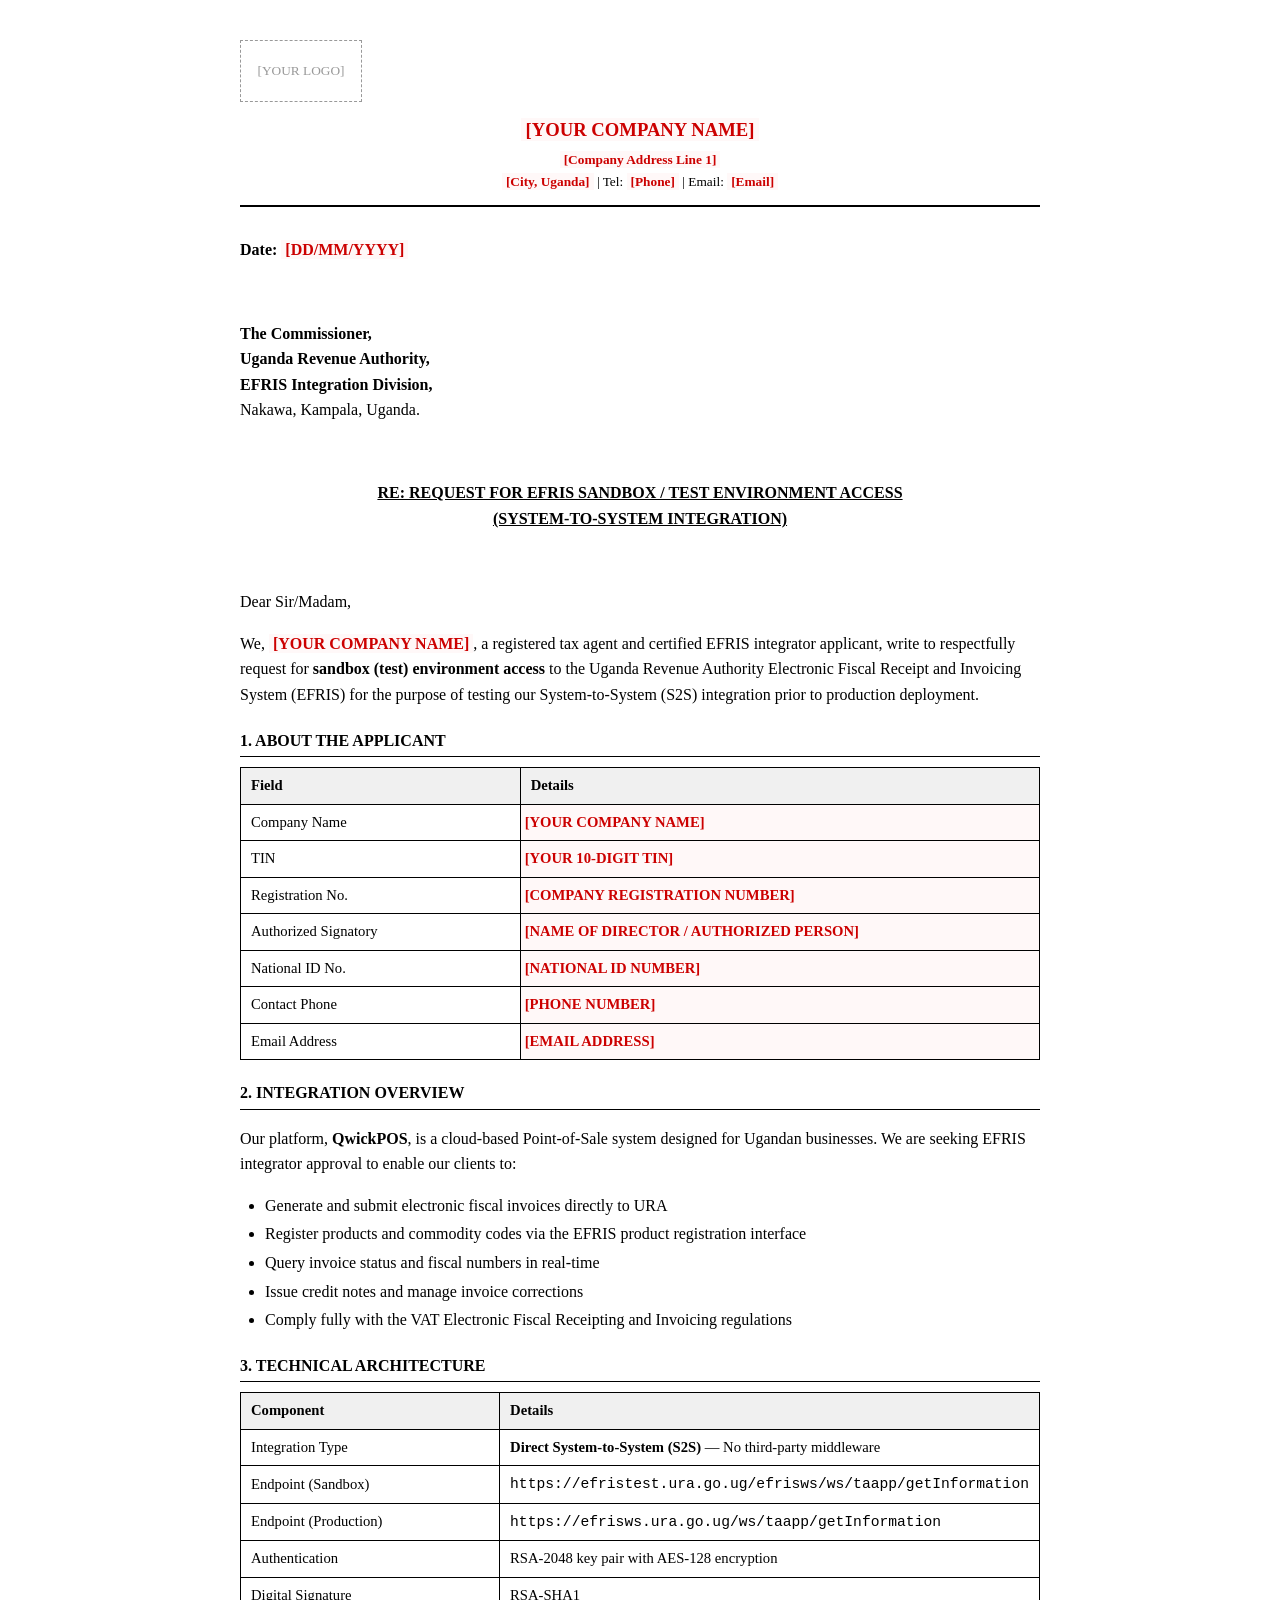
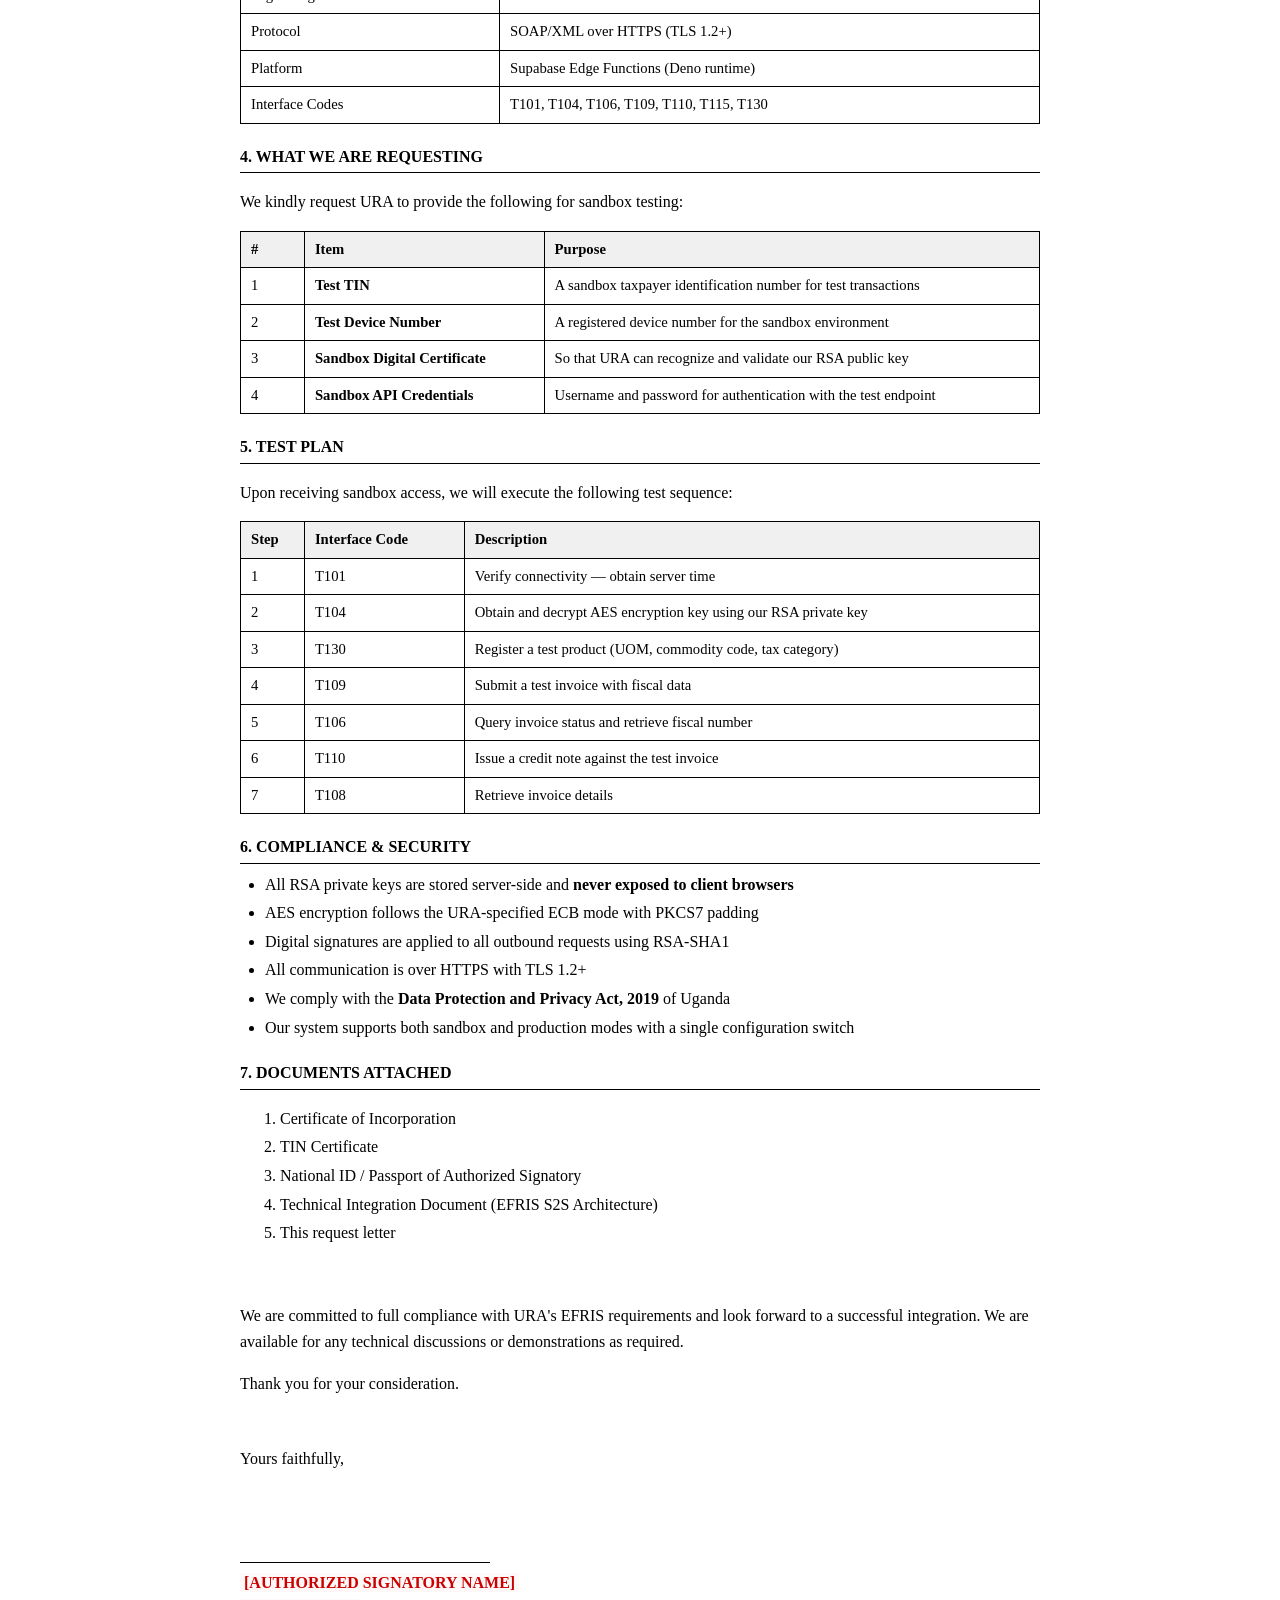
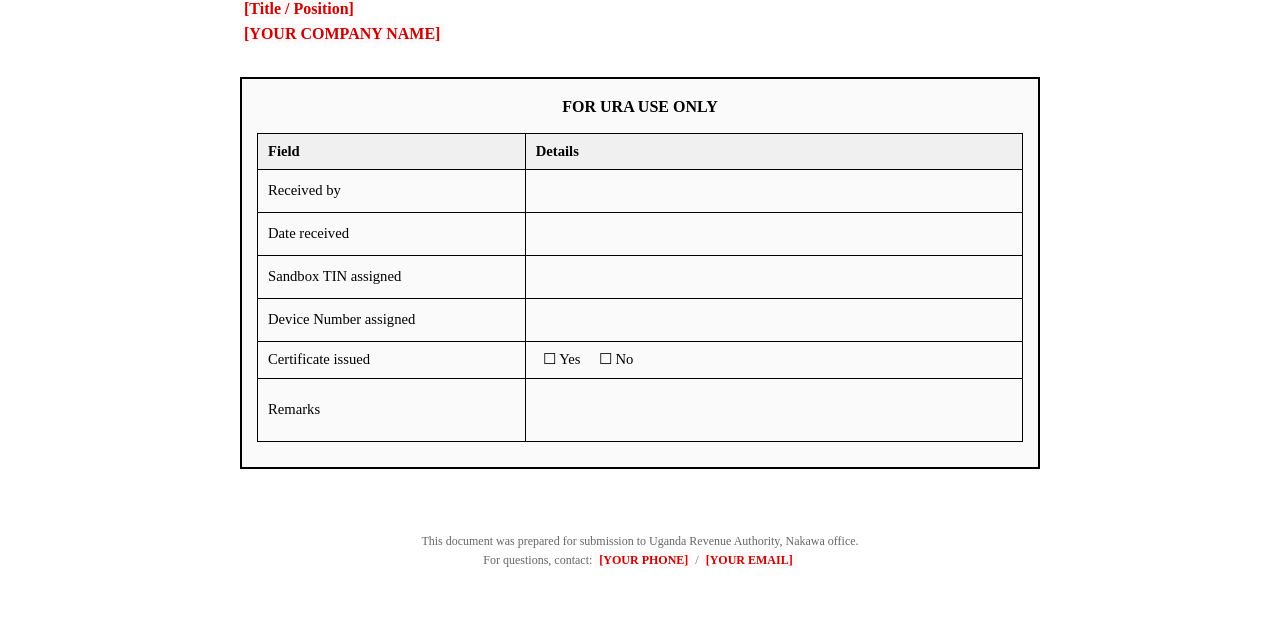
<file: docs/ura-sandbox-request-letter.html>
<!DOCTYPE html>
<html>
<head>
<meta charset="UTF-8">
<title>EFRIS Sandbox Access Request Letter</title>
<style>
  @page { margin: 1in; size: A4; }
  body { font-family: 'Times New Roman', Times, serif; font-size: 12pt; line-height: 1.6; color: #000; max-width: 800px; margin: 0 auto; padding: 40px; }
  h1 { text-align: center; font-size: 14pt; margin-bottom: 5px; }
  h2 { font-size: 12pt; font-weight: bold; margin-top: 20px; margin-bottom: 8px; border-bottom: 1px solid #000; padding-bottom: 3px; }
  h3 { font-size: 12pt; font-weight: bold; margin-top: 15px; margin-bottom: 5px; }
  .center { text-align: center; }
  .right { text-align: right; }
  .bold { font-weight: bold; }
  .underline { text-decoration: underline; }
  table { width: 100%; border-collapse: collapse; margin: 10px 0; }
  table td, table th { border: 1px solid #000; padding: 6px 10px; text-align: left; font-size: 11pt; }
  table th { background-color: #f0f0f0; font-weight: bold; }
  .placeholder { color: #c00; font-weight: bold; background: #fff8f8; padding: 1px 4px; }
  .field-line { border-bottom: 1px solid #000; display: inline-block; min-width: 200px; height: 20px; }
  .signature-block { margin-top: 50px; }
  .signature-line { border-bottom: 1px solid #000; width: 250px; display: inline-block; margin-top: 40px; }
  .ura-box { border: 2px solid #000; padding: 15px; margin-top: 30px; background: #fafafa; }
  .page-break { page-break-before: always; }
  .logo-placeholder { width: 120px; height: 60px; border: 1px dashed #999; display: flex; align-items: center; justify-content: center; color: #999; font-size: 10pt; margin-bottom: 10px; }
  ul { margin: 5px 0; padding-left: 25px; }
  li { margin-bottom: 3px; }
  .confidential { text-align: center; font-size: 10pt; color: #666; margin-top: 5px; font-style: italic; }
</style>
</head>
<body>

<!-- ═══════════ LETTERHEAD ═══════════ -->
<div class="logo-placeholder center">[YOUR LOGO]</div>

<h1><span class="placeholder">[YOUR COMPANY NAME]</span></h1>
<p class="center" style="font-size: 10pt; margin-top: 0;">
  <span class="placeholder">[Company Address Line 1]</span><br>
  <span class="placeholder">[City, Uganda]</span> | Tel: <span class="placeholder">[Phone]</span> | Email: <span class="placeholder">[Email]</span>
</p>
<hr style="border: 1px solid #000;">

<!-- ═══════════ RECIPIENT ═══════════ -->
<p style="margin-top: 30px;">
  <span class="bold">Date:</span> <span class="placeholder">[DD/MM/YYYY]</span>
</p>
<br>

<p>
  <span class="bold">The Commissioner,</span><br>
  <span class="bold">Uganda Revenue Authority,</span><br>
  <span class="bold">EFRIS Integration Division,</span><br>
  Nakawa, Kampala, Uganda.
</p>
<br>

<!-- ═══════════ SUBJECT ═══════════ -->
<p class="center underline bold">
  RE: REQUEST FOR EFRIS SANDBOX / TEST ENVIRONMENT ACCESS<br>
  (SYSTEM-TO-SYSTEM INTEGRATION)
</p>
<br>

<!-- ═══════════ SALUTATION ═══════════ -->
<p>Dear Sir/Madam,</p>

<p>
  We, <span class="placeholder bold">[YOUR COMPANY NAME]</span>, a registered tax agent and certified EFRIS integrator applicant, write to respectfully request for
  <span class="bold">sandbox (test) environment access</span> to the Uganda Revenue Authority Electronic Fiscal Receipt and Invoicing System (EFRIS)
  for the purpose of testing our System-to-System (S2S) integration prior to production deployment.
</p>

<!-- ═══════════ SECTION 1 ═══════════ -->
<h2>1. ABOUT THE APPLICANT</h2>

<table>
  <tr><th style="width:35%;">Field</th><th>Details</th></tr>
  <tr><td>Company Name</td><td class="placeholder">[YOUR COMPANY NAME]</td></tr>
  <tr><td>TIN</td><td class="placeholder">[YOUR 10-DIGIT TIN]</td></tr>
  <tr><td>Registration No.</td><td class="placeholder">[COMPANY REGISTRATION NUMBER]</td></tr>
  <tr><td>Authorized Signatory</td><td class="placeholder">[NAME OF DIRECTOR / AUTHORIZED PERSON]</td></tr>
  <tr><td>National ID No.</td><td class="placeholder">[NATIONAL ID NUMBER]</td></tr>
  <tr><td>Contact Phone</td><td class="placeholder">[PHONE NUMBER]</td></tr>
  <tr><td>Email Address</td><td class="placeholder">[EMAIL ADDRESS]</td></tr>
</table>

<!-- ═══════════ SECTION 2 ═══════════ -->
<h2>2. INTEGRATION OVERVIEW</h2>

<p>
  Our platform, <span class="bold">QwickPOS</span>, is a cloud-based Point-of-Sale system designed for Ugandan businesses.
  We are seeking EFRIS integrator approval to enable our clients to:
</p>

<ul>
  <li>Generate and submit electronic fiscal invoices directly to URA</li>
  <li>Register products and commodity codes via the EFRIS product registration interface</li>
  <li>Query invoice status and fiscal numbers in real-time</li>
  <li>Issue credit notes and manage invoice corrections</li>
  <li>Comply fully with the VAT Electronic Fiscal Receipting and Invoicing regulations</li>
</ul>

<!-- ═══════════ SECTION 3 ═══════════ -->
<h2>3. TECHNICAL ARCHITECTURE</h2>

<table>
  <tr><th style="width:35%;">Component</th><th>Details</th></tr>
  <tr><td>Integration Type</td><td><span class="bold">Direct System-to-System (S2S)</span> &mdash; No third-party middleware</td></tr>
  <tr><td>Endpoint (Sandbox)</td><td><code>https://efristest.ura.go.ug/efrisws/ws/taapp/getInformation</code></td></tr>
  <tr><td>Endpoint (Production)</td><td><code>https://efrisws.ura.go.ug/ws/taapp/getInformation</code></td></tr>
  <tr><td>Authentication</td><td>RSA-2048 key pair with AES-128 encryption</td></tr>
  <tr><td>Digital Signature</td><td>RSA-SHA1</td></tr>
  <tr><td>Protocol</td><td>SOAP/XML over HTTPS (TLS 1.2+)</td></tr>
  <tr><td>Platform</td><td>Supabase Edge Functions (Deno runtime)</td></tr>
  <tr><td>Interface Codes</td><td>T101, T104, T106, T109, T110, T115, T130</td></tr>
</table>

<!-- ═══════════ SECTION 4 ═══════════ -->
<h2>4. WHAT WE ARE REQUESTING</h2>

<p>We kindly request URA to provide the following for sandbox testing:</p>

<table>
  <tr><th style="width:8%;">#</th><th style="width:30%;">Item</th><th>Purpose</th></tr>
  <tr><td>1</td><td><span class="bold">Test TIN</span></td><td>A sandbox taxpayer identification number for test transactions</td></tr>
  <tr><td>2</td><td><span class="bold">Test Device Number</span></td><td>A registered device number for the sandbox environment</td></tr>
  <tr><td>3</td><td><span class="bold">Sandbox Digital Certificate</span></td><td>So that URA can recognize and validate our RSA public key</td></tr>
  <tr><td>4</td><td><span class="bold">Sandbox API Credentials</span></td><td>Username and password for authentication with the test endpoint</td></tr>
</table>

<!-- ═══════════ SECTION 5 ═══════════ -->
<h2>5. TEST PLAN</h2>

<p>Upon receiving sandbox access, we will execute the following test sequence:</p>

<table>
  <tr><th style="width:8%;">Step</th><th style="width:20%;">Interface Code</th><th>Description</th></tr>
  <tr><td>1</td><td>T101</td><td>Verify connectivity &mdash; obtain server time</td></tr>
  <tr><td>2</td><td>T104</td><td>Obtain and decrypt AES encryption key using our RSA private key</td></tr>
  <tr><td>3</td><td>T130</td><td>Register a test product (UOM, commodity code, tax category)</td></tr>
  <tr><td>4</td><td>T109</td><td>Submit a test invoice with fiscal data</td></tr>
  <tr><td>5</td><td>T106</td><td>Query invoice status and retrieve fiscal number</td></tr>
  <tr><td>6</td><td>T110</td><td>Issue a credit note against the test invoice</td></tr>
  <tr><td>7</td><td>T108</td><td>Retrieve invoice details</td></tr>
</table>

<!-- ═══════════ SECTION 6 ═══════════ -->
<h2>6. COMPLIANCE &amp; SECURITY</h2>

<ul>
  <li>All RSA private keys are stored server-side and <span class="bold">never exposed to client browsers</span></li>
  <li>AES encryption follows the URA-specified ECB mode with PKCS7 padding</li>
  <li>Digital signatures are applied to all outbound requests using RSA-SHA1</li>
  <li>All communication is over HTTPS with TLS 1.2+</li>
  <li>We comply with the <span class="bold">Data Protection and Privacy Act, 2019</span> of Uganda</li>
  <li>Our system supports both sandbox and production modes with a single configuration switch</li>
</ul>

<!-- ═══════════ SECTION 7 ═══════════ -->
<h2>7. DOCUMENTS ATTACHED</h2>

<ol>
  <li>Certificate of Incorporation</li>
  <li>TIN Certificate</li>
  <li>National ID / Passport of Authorized Signatory</li>
  <li>Technical Integration Document (EFRIS S2S Architecture)</li>
  <li>This request letter</li>
</ol>

<br>

<p>
  We are committed to full compliance with URA's EFRIS requirements and look forward to a successful integration.
  We are available for any technical discussions or demonstrations as required.
</p>

<p>Thank you for your consideration.</p>

<!-- ═══════════ SIGNATURE ═══════════ -->
<div class="signature-block">
  <p>Yours faithfully,</p>

  <div style="margin-top: 50px;">
    <div class="signature-line"></div>
    <br>
    <span class="bold placeholder">[AUTHORIZED SIGNATORY NAME]</span><br>
    <span class="placeholder">[Title / Position]</span><br>
    <span class="placeholder">[YOUR COMPANY NAME]</span>
  </div>
</div>

<!-- ═══════════ URA USE ONLY ═══════════ -->
<div class="ura-box">
  <h2 style="margin-top: 0; border: none; text-align: center;">FOR URA USE ONLY</h2>

  <table>
    <tr><th style="width:35%;">Field</th><th>Details</th></tr>
    <tr><td>Received by</td><td style="height: 30px;"></td></tr>
    <tr><td>Date received</td><td style="height: 30px;"></td></tr>
    <tr><td>Sandbox TIN assigned</td><td style="height: 30px;"></td></tr>
    <tr><td>Device Number assigned</td><td style="height: 30px;"></td></tr>
    <tr><td>Certificate issued</td><td>&nbsp;&nbsp;&#9744; Yes&nbsp;&nbsp;&nbsp;&nbsp;&nbsp;&#9744; No</td></tr>
    <tr><td>Remarks</td><td style="height: 50px;"></td></tr>
  </table>
</div>

<br><br>

<p class="center" style="font-size: 9pt; color: #666;">
  This document was prepared for submission to Uganda Revenue Authority, Nakawa office.<br>
  For questions, contact: <span class="placeholder">[YOUR PHONE]</span> / <span class="placeholder">[YOUR EMAIL]</span>
</p>

</body>
</html>
</file>
<file: uganda-pos-styles.css>
/* =====================================================================
   QWICKPOS — ENTERPRISE UI v3 (SAP Fiori / Dynamics 365 inspired)
   Professional, clean, card-based design system for ERP productivity.
   ===================================================================== */

/* ---------- 0. DESIGN TOKENS ---------- */
:root {
  /* Brand palette — enterprise blue */
  --brand: #1e4e8c;
  --brand-dark: #163d6f;
  --brand-darker: #0f2e54;
  --brand-light: #e8f0fa;
  --brand-lighter: #f4f8fd;
  --brand-glow: rgba(30, 78, 140, 0.10);
  --accent: #2563eb;
  --accent-dark: #1d4ed8;

  /* Semantic */
  --danger: #dc2626;
  --danger-light: #fef2f2;
  --danger-glow: rgba(220, 38, 38, 0.10);
  --warning: #d97706;
  --warning-light: #fffbeb;
  --warning-glow: rgba(217, 119, 6, 0.10);
  --info: #2563eb;
  --info-light: #eff6ff;
  --info-glow: rgba(37, 99, 235, 0.10);
  --success: #16a34a;
  --success-light: #f0fdf4;
  --success-glow: rgba(22, 163, 74, 0.10);

  /* Neutrals — enterprise palette */
  --bg: #f8fafc;
  --surface: #ffffff;
  --surface-2: #f4f6f8;
  --surface-3: #e9ecf0;
  --sidebar-bg: #1a2332;
  --sidebar-surface: #232e3f;
  --sidebar-hover: #2c3a4e;
  --border: #e2e6ea;
  --border-strong: #c9ced4;
  --text: #1a2332;
  --text-muted: #6b7280;
  --text-faint: #9ca3af;

  /* Radii */
  --radius: 14px;
  --radius-sm: 10px;
  --radius-xs: 8px;
  --radius-pill: 999px;

  /* Enterprise shadows — flat, subtle */
  --shadow-xs: 0 1px 2px rgba(0, 0, 0, 0.04);
  --shadow: 0 1px 3px rgba(0, 0, 0, 0.05), 0 1px 2px rgba(0, 0, 0, 0.03);
  --shadow-md: 0 4px 12px rgba(0, 0, 0, 0.06), 0 2px 4px rgba(0, 0, 0, 0.04);
  --shadow-lg: 0 8px 30px rgba(0, 0, 0, 0.08), 0 4px 12px rgba(0, 0, 0, 0.05);
  --shadow-xl: 0 16px 48px rgba(0, 0, 0, 0.10), 0 6px 16px rgba(0, 0, 0, 0.06);
  --shadow-focus: 0 0 0 3px rgba(30, 78, 140, 0.20);
  --shadow-brand: 0 4px 14px rgba(30, 78, 140, 0.25);
  --brand-deep: #0a1628;

  /* Layout */
  --sidebar-w: 260px;
  --sidebar-collapsed-w: 72px;
  --topbar-h: 56px;

  /* Motion */
  --ease: cubic-bezier(0.4, 0, 0.2, 1);
  --ease-out: cubic-bezier(0.16, 1, 0.3, 1);
  --ease-bounce: cubic-bezier(0.34, 1.56, 0.64, 1);
  --dur-fast: 0.15s;
  --dur: 0.25s;
  --dur-slow: 0.35s;

  /* Typography — enterprise scale */
  font-size: 15px;
  --font-sans: "Inter", -apple-system, BlinkMacSystemFont, "Segoe UI", Roboto,
    Arial, sans-serif;
  --font-mono: "SF Mono", "Fira Code", "Courier New", monospace;

  /* Spacing system (8px base) */
  --space-xs: 4px;
  --space-sm: 8px;
  --space-md: 16px;
  --space-lg: 24px;
  --space-xl: 32px;
  --space-2xl: 48px;
}

/* ---------- DARK MODE ---------- */
[data-theme="dark"] {
  --brand: #60a5fa;
  --brand-dark: #3b82f6;
  --brand-darker: #2563eb;
  --brand-light: rgba(96, 165, 250, 0.12);
  --brand-lighter: rgba(96, 165, 250, 0.10);
  --brand-glow: rgba(96, 165, 250, 0.15);

  --danger: #f87171;
  --danger-light: rgba(248, 113, 113, 0.10);
  --danger-glow: rgba(248, 113, 113, 0.15);
  --warning: #fbbf24;
  --warning-light: rgba(251, 191, 36, 0.10);
  --warning-glow: rgba(251, 191, 36, 0.15);
  --info: #60a5fa;
  --info-light: rgba(96, 165, 250, 0.10);
  --info-glow: rgba(96, 165, 250, 0.15);
  --success: #4ade80;
  --success-light: rgba(74, 222, 128, 0.10);
  --success-glow: rgba(74, 222, 128, 0.15);

  --bg: #0f1729;
  --surface: #1a2332;
  --surface-2: #232e3f;
  --surface-3: #2c3a4e;
  --sidebar-bg: #0f1729;
  --sidebar-surface: #1a2332;
  --sidebar-hover: #232e3f;
  --border: #232e3f;
  --border-strong: #334155;
  --text: #f1f5f9;
  --text-muted: #94a3b8;
  --text-faint: #64748b;

  --shadow-xs: 0 1px 2px rgba(0, 0, 0, 0.20);
  --shadow: 0 1px 3px rgba(0, 0, 0, 0.25), 0 1px 2px rgba(0, 0, 0, 0.15);
  --shadow-md: 0 4px 12px rgba(0, 0, 0, 0.30), 0 2px 4px rgba(0, 0, 0, 0.20);
  --shadow-lg: 0 8px 30px rgba(0, 0, 0, 0.35), 0 4px 12px rgba(0, 0, 0, 0.25);
  --shadow-xl: 0 16px 48px rgba(0, 0, 0, 0.40), 0 6px 16px rgba(0, 0, 0, 0.30);
  --shadow-focus: 0 0 0 3px rgba(96, 165, 250, 0.25);
  --shadow-brand: 0 4px 14px rgba(96, 165, 250, 0.3);
  --brand-deep: #050d1a;
}

/* Dark mode overrides for brand topbar and sidebar */
[data-theme="dark"] .topbar-right .topbar-btn .badge-dot {
  border-color: var(--sidebar-bg);
}
[data-theme="dark"] .sidebar {
  background: var(--surface);
  border-color: var(--border);
}

/* ---------- 1. RESET & BASE ---------- */
* { box-sizing: border-box; }
html, body { height: 100%; }

body {
  margin: 0;
  font-family: var(--font-sans);
  background: var(--bg);
  color: var(--text);
  -webkit-font-smoothing: antialiased;
  -moz-osx-font-smoothing: grayscale;
  transition: background var(--dur) var(--ease), color var(--dur) var(--ease);
  line-height: 1.5;
}

button, input, select, textarea {
  font-family: inherit;
  font-size: inherit;
  color: inherit;
}
a { color: inherit; text-decoration: none; }

/* Custom scrollbars */
::-webkit-scrollbar { width: 8px; height: 8px; }
::-webkit-scrollbar-track { background: transparent; }
::-webkit-scrollbar-thumb {
  background: var(--border-strong);
  border-radius: var(--radius-pill);
}
::-webkit-scrollbar-thumb:hover { background: var(--text-faint); }

/* ---------- 2. LAYOUT / APP SHELL ---------- */
.app-shell {
  display: flex;
  min-height: 100vh;
  padding-top: var(--topbar-h);
}

/* Top Navigation Bar — brand background */
.topbar {
  position: fixed;
  top: 0;
  left: 0;
  right: 0;
  height: var(--topbar-h);
  background: var(--brand);
  border-bottom: 2px solid var(--brand-dark);
  display: flex;
  align-items: center;
  padding: 0 var(--space-lg);
  gap: var(--space-md);
  z-index: 100;
  box-shadow: var(--shadow-md);
}
.topbar-left {
  display: flex;
  align-items: center;
  gap: var(--space-sm);
}
.topbar-left .logo-wrap {
  width: 30px;
  height: 30px;
  background: #fff;
  border-radius: var(--radius-xs);
  display: flex;
  align-items: center;
  justify-content: center;
  flex-shrink: 0;
}
.topbar-left .logo-wrap img {
  width: 20px;
  height: 20px;
  display: block;
}
.topbar-left .brand-text {
  display: flex;
  flex-direction: column;
  line-height: 1.2;
  min-width: 0;
}
.topbar-left .business-name {
  font-weight: 700;
  font-size: 14px;
  color: #fff;
  white-space: nowrap;
  overflow: hidden;
  text-overflow: ellipsis;
}
.topbar-left .branch-sub {
  font-size: 10.5px;
  color: rgba(255,255,255,0.65);
  white-space: nowrap;
  overflow: hidden;
  text-overflow: ellipsis;
}
.topbar-divider {
  width: 1px;
  height: 26px;
  background: rgba(255,255,255,0.2);
  flex-shrink: 0;
  margin: 0 var(--space-xs);
}
.topbar-center {
  flex: 1;
  text-align: center;
  font-weight: 700;
  font-size: 12px;
  color: rgba(255,255,255,0.8);
  letter-spacing: 0.08em;
  text-transform: uppercase;
  background: rgba(255,255,255,0.08);
  border-radius: var(--radius-pill);
  padding: 6px 20px;
  margin: 0 var(--space-lg);
  white-space: nowrap;
  overflow: hidden;
  text-overflow: ellipsis;
}
.topbar-right {
  display: flex;
  align-items: center;
  gap: var(--space-sm);
  margin-left: auto;
}
.topbar-right .topbar-btn {
  width: 34px;
  height: 34px;
  border-radius: var(--radius-xs);
  border: none;
  background: transparent;
  color: rgba(255,255,255,0.7);
  cursor: pointer;
  display: flex;
  align-items: center;
  justify-content: center;
  font-size: 17px;
  transition: all var(--dur-fast) var(--ease);
  position: relative;
}
.topbar-right .topbar-btn:hover {
  background: rgba(255,255,255,0.12);
  color: #fff;
}
.topbar-right .topbar-btn .badge-dot {
  position: absolute;
  top: 5px;
  right: 5px;
  width: 7px;
  height: 7px;
  background: var(--danger);
  border-radius: 50%;
  border: 2px solid var(--brand);
}
.topbar-right .user-chip {
  display: flex;
  align-items: center;
  gap: var(--space-sm);
  padding: 3px 10px 3px 3px;
  border-radius: var(--radius-pill);
  border: 1px solid rgba(255,255,255,0.2);
  cursor: pointer;
  transition: all var(--dur-fast) var(--ease);
  background: rgba(255,255,255,0.1);
  font-size: 12.5px;
}
.topbar-right .user-chip:hover {
  background: rgba(255,255,255,0.18);
  border-color: rgba(255,255,255,0.35);
}
.topbar-right .user-chip .avatar {
  width: 26px;
  height: 26px;
  border-radius: 50%;
  background: #fff;
  color: var(--brand);
  display: flex;
  align-items: center;
  justify-content: center;
  font-weight: 700;
  font-size: 11px;
}
.topbar-right .user-chip .user-name {
  font-weight: 600;
  color: #fff;
}
.topbar-right .user-chip .user-role {
  font-size: 10.5px;
  color: rgba(255,255,255,0.55);
}

/* Picker selects on brand topbar */
.topbar select {
  background: rgba(255,255,255,0.12) !important;
  color: #fff !important;
  border-color: rgba(255,255,255,0.25) !important;
}
.topbar select option {
  background: var(--surface);
  color: var(--text);
}

/* ---------- 3. SIDEBAR ---------- */
.sidebar {
  width: var(--sidebar-collapsed-w);
  flex-shrink: 0;
  background: var(--bg);
  border-right: 1px solid var(--border);
  display: flex;
  flex-direction: column;
  padding: 0;
  position: fixed;
  top: calc(var(--topbar-h) + var(--space-sm));
  left: var(--space-sm);
  bottom: var(--space-sm);
  height: calc(100vh - var(--topbar-h) - var(--space-sm) * 2);
  overflow-y: auto;
  overflow-x: visible;
  z-index: 40;
  border-radius: var(--radius);
  box-shadow: var(--shadow);
  transition: width var(--dur-slow) var(--ease), box-shadow var(--dur-slow) var(--ease);
  will-change: width;
}
body.sidebar-expanded .sidebar {
  width: var(--sidebar-w);
  box-shadow: var(--shadow-md);
}

/* ── Sidebar scrollbar ── */
.sidebar::-webkit-scrollbar { width: 4px; }
.sidebar::-webkit-scrollbar-track { background: transparent; }
.sidebar::-webkit-scrollbar-thumb { background: var(--brand); border-radius: 4px; }
.sidebar { scrollbar-width: thin; scrollbar-color: var(--brand) transparent; }

.sidebar-inner {
  padding: 6px 8px;
  display: flex;
  flex-direction: column;
  gap: 1px;
  flex: 1;
  overflow-y: auto;
  overflow-x: hidden;
}

/* ── Nav items — flat, clean enterprise style ── */
.nav-link {
  display: flex;
  align-items: center;
  gap: 10px;
  padding: 8px 10px;
  border-radius: 8px;
  color: var(--text-muted);
  text-decoration: none;
  cursor: pointer;
  font-size: 13px;
  font-weight: 500;
  border: none;
  background: transparent;
  box-shadow: none;
  width: 100%;
  text-align: left;
  transition: background var(--dur-fast) var(--ease), color var(--dur-fast) var(--ease);
  position: relative;
  white-space: nowrap;
  height: 36px;
}
.nav-link:hover {
  background: var(--surface-2);
  color: var(--text);
}
.nav-link.active {
  background: var(--brand-light);
  color: var(--brand);
  font-weight: 600;
}
body.sidebar-expanded .nav-link.active::before {
  content: '';
  position: absolute;
  left: 0;
  top: 6px;
  bottom: 6px;
  width: 3px;
  background: var(--brand);
  border-radius: 0 3px 3px 0;
}

/* Nav icons — brand background */
.nav-link .icon {
  width: 36px;
  height: 36px;
  display: flex;
  align-items: center;
  justify-content: center;
  text-align: center;
  font-size: 16px;
  flex-shrink: 0;
  background: var(--brand);
  color: #fff;
  border-radius: 8px;
  transition: background var(--dur-fast) var(--ease);
}
.nav-link:hover .icon {
  background: var(--brand-dark);
}
.nav-link.active .icon {
  background: var(--brand-dark);
}
.nav-link.nav-link-locked {
  opacity: 0.40;
}
.nav-link.nav-link-locked::after {
  content: "\1F512";
  margin-left: auto;
  font-size: 10px;
  opacity: 0.5;
}

/* ── Expanded state ── */
body.sidebar-expanded .sidebar-inner .nav-link {
  height: 38px;
  padding: 8px 10px;
  gap: 10px;
  border-radius: 8px;
}
body.sidebar-expanded .sidebar-inner .nav-link.active {
  font-weight: 600;
}

/* Expanded child nav items */
body.sidebar-expanded .sidebar-inner .nav-children .nav-link .icon {
  width: 30px;
  height: 30px;
  font-size: 14px;
  background: var(--brand-light);
  color: var(--brand);
  border-radius: 6px;
}
body.sidebar-expanded .sidebar-inner .nav-children .nav-link:hover .icon {
  background: var(--brand);
  color: #fff;
}
body.sidebar-expanded .sidebar-inner .nav-children .nav-link.active .icon {
  background: var(--brand);
  color: #fff;
}

.nav-label {
  opacity: 0;
  transform: translateX(-4px);
  transition: opacity 0.25s var(--ease), transform 0.25s var(--ease);
  pointer-events: none;
  overflow: hidden;
  flex: 1;
  min-width: 0;
}
body.sidebar-expanded .nav-label {
  opacity: 1;
  transform: translateX(0);
  pointer-events: auto;
}

.nav-chevron {
  margin-left: auto;
  font-size: 9px;
  opacity: 0;
  transition: opacity 0.25s var(--ease), transform 0.3s var(--ease);
  color: var(--text-muted);
}
body.sidebar-expanded .nav-chevron {
  opacity: 0.5;
}
.nav-module.open > .nav-parent .nav-chevron {
  transform: rotate(90deg);
}

.nav-badge {
  margin-left: auto;
  background: var(--brand);
  color: #fff;
  font-size: 10px;
  font-weight: 700;
  padding: 1px 6px;
  border-radius: var(--radius-pill);
  line-height: 16px;
  min-width: 18px;
  text-align: center;
}

/* ── Nav Modules ── */
.nav-module {
  position: relative;
}
.nav-children {
  max-height: 0;
  overflow: hidden;
  transition: max-height 0.25s var(--ease), opacity 0.2s var(--ease);
  opacity: 0;
}
.nav-module.open > .nav-children {
  max-height: 400px;
  opacity: 1;
}
.nav-children .nav-link {
  padding-left: 56px;
  font-size: 12.5px;
  font-weight: 400;
  height: 34px;
  color: var(--text-muted);
  border-radius: 6px;
  border-left: 2px solid var(--border);
  margin-left: 12px;
}
.nav-children .nav-link:hover {
  color: var(--text);
  background: var(--surface-2);
}
.nav-children .nav-link.active {
  color: var(--brand);
  background: var(--brand-light);
  font-weight: 500;
}
.nav-children .nav-link.active::before {
  content: '';
  position: absolute;
  left: 0;
  top: 6px;
  bottom: 6px;
  width: 3px;
  background: var(--brand);
  border-radius: 0 3px 3px 0;
}

/* ── Sidebar footer ── */
.sidebar-footer {
  margin-top: auto;
  padding: var(--space-sm) var(--space-md);
  border-top: 1px solid var(--border);
}
.sidebar-footer .btn {
  font-size: 12.5px;
  height: 38px;
  color: var(--text-muted);
  border-color: var(--border);
  background: var(--surface);
}
.sidebar-footer .btn:hover {
  color: var(--text);
  border-color: var(--border-strong);
  background: var(--surface-2);
}

/* ── Collapsed: fly-out submenu on hover ── */
body:not(.sidebar-expanded) .nav-module {
  position: relative;
}
body:not(.sidebar-expanded) .nav-module .nav-children {
  position: fixed;
  left: calc(var(--sidebar-collapsed-w) + var(--space-sm) + 12px);
  top: auto;
  width: 240px;
  min-width: 220px;
  background: var(--surface);
  border: 1px solid var(--border);
  border-radius: var(--radius-sm);
  box-shadow: var(--shadow-lg);
  padding: 6px;
  max-height: none;
  overflow: visible;
  opacity: 0;
  visibility: hidden;
  pointer-events: none;
  transition: opacity 0.18s var(--ease), visibility 0.18s var(--ease);
  z-index: 200;
  backdrop-filter: blur(12px);
  -webkit-backdrop-filter: blur(12px);
}
body:not(.sidebar-expanded) .nav-module:hover .nav-children {
  opacity: 1;
  visibility: visible;
  pointer-events: auto;
}

body:not(.sidebar-expanded) .nav-children .nav-link {
  display: flex;
  align-items: center;
  gap: 10px;
  height: 36px;
  padding: 6px 10px 6px 48px;
  color: var(--text);
  font-size: 13px;
  font-weight: 500;
  width: 100%;
  white-space: nowrap;
  border-radius: 6px;
  border-left: none;
  margin-left: 0;
  transition: background var(--dur-fast) var(--ease), color var(--dur-fast) var(--ease);
}
body:not(.sidebar-expanded) .nav-children .nav-link .icon {
  width: 30px;
  height: 30px;
  text-align: center;
  font-size: 14px;
  flex-shrink: 0;
  background: var(--brand-light);
  color: var(--brand);
  border-radius: 6px;
}
body:not(.sidebar-expanded) .nav-children .nav-link:hover {
  background: var(--surface-2);
  color: var(--brand);
}
body:not(.sidebar-expanded) .nav-children .nav-link.active {
  background: var(--brand-light);
  color: var(--brand);
  font-weight: 600;
  box-shadow: none;
}
body:not(.sidebar-expanded) .nav-children .nav-link.active::before {
  content: '';
  position: absolute;
  left: 0;
  top: 6px;
  bottom: 6px;
  width: 3px;
  background: var(--brand);
  border-radius: 0 3px 3px 0;
}

/* ── Nav link tooltip when collapsed ── */
body:not(.sidebar-expanded) .nav-link::before,
body:not(.sidebar-expanded) .nav-parent::before {
  content: attr(data-tooltip);
  position: absolute;
  left: calc(100% + 8px);
  top: 50%;
  transform: translateY(-50%);
  background: var(--surface);
  color: var(--text);
  padding: 5px 10px;
  border-radius: var(--radius-sm);
  font-size: 12px;
  font-weight: 500;
  white-space: nowrap;
  pointer-events: none;
  opacity: 0;
  transition: opacity var(--dur-fast) var(--ease);
  box-shadow: var(--shadow-md);
  z-index: 200;
  border: 1px solid var(--border);
  backdrop-filter: blur(8px);
  -webkit-backdrop-filter: blur(8px);
}
body:not(.sidebar-expanded) .nav-link:hover::before,
body:not(.sidebar-expanded) .nav-parent:hover::before {
  opacity: 1;
}
/* Don't show tooltip for modules that have a fly-out (the fly-out replaces it) */
body:not(.sidebar-expanded) .nav-module:hover .nav-parent::before {
  opacity: 0;
  pointer-events: none;
}

.sidebar > * {
  position: relative;
  z-index: 1;
}

/* ── Sidebar collapse toggle ── */
.sidebar-collapse-btn {
  display: flex;
  align-items: center;
  justify-content: center;
  width: 28px;
  height: 28px;
  border-radius: var(--radius-sm);
  border: 1px solid rgba(255,255,255,0.2);
  background: rgba(255,255,255,0.06);
  color: rgba(255,255,255,0.6);
  cursor: pointer;
  transition: all var(--dur-fast) var(--ease);
  flex-shrink: 0;
  font-size: 12px;
}
.sidebar-collapse-btn:hover {
  background: rgba(255,255,255,0.14);
  color: #fff;
}


.offline-pill {
  display: none;
  align-items: center;
  gap: 7px;
  font-size: 11.5px;
  background: rgba(0,0,0,0.04);
  color: var(--text-muted);
  padding: 6px 10px;
  border-radius: var(--radius-pill);
  margin-bottom: 6px;
  font-weight: 500;
}
.offline-pill.show { display: flex; }
.offline-pill .dot {
  width: 7px;
  height: 7px;
  border-radius: 50%;
  background: var(--warning);
  animation: pulse-dot 1.8s ease-in-out infinite;
}
.offline-pill.offline-pill-danger {
  background: rgba(220,38,38,0.15);
  color: #fca5a5;
}
.offline-pill.offline-pill-danger .dot {
  background: var(--danger);
}

@keyframes pulse-dot {
  0%, 100% { opacity: 1; }
  50% { opacity: 0.4; }
}

@keyframes sidebar-flash {
  0% { box-shadow: 0 0 0 0 var(--sidebar-bg-glow, rgba(15, 107, 74, 0.4)); }
  50% { box-shadow: 0 0 20px 4px var(--sidebar-bg-glow, rgba(15, 107, 74, 0.4)); }
  100% { box-shadow: var(--shadow); }
}
.sidebar-flash {
  animation: sidebar-flash 0.8s ease-out;
}

/* ---------- 4. MAIN CONTENT / TOPBAR ---------- */
.main {
  flex: 1;
  min-width: 0;
  display: flex;
  flex-direction: column;
  margin-left: calc(var(--sidebar-collapsed-w) + var(--space-md));
  margin-right: var(--space-sm);
  transition: margin-left var(--dur-slow) var(--ease);
}
body.sidebar-expanded .main {
  margin-left: calc(var(--sidebar-w) + var(--space-md));
}

.menu-btn {
  display: none;
  background: none;
  border: none;
  font-size: 22px;
  cursor: pointer;
  color: #fff;
  padding: 6px;
  border-radius: var(--radius-sm);
  transition: background var(--dur-fast);
}
.menu-btn:hover { background: rgba(255,255,255,0.12); }

/* Keep legacy topbar-cta styles for backward compat */
.topbar-cta {
  display: inline-flex;
  align-items: center;
  gap: 6px;
  padding: 6px 14px;
  border-radius: var(--radius-xs);
  border: 1px solid rgba(255,255,255,0.25);
  font-size: 12.5px;
  font-weight: 600;
  cursor: pointer;
  transition: all var(--dur-fast) var(--ease);
  white-space: nowrap;
  background: rgba(255,255,255,0.08);
  color: #fff;
}
.topbar-cta:hover {
  background: rgba(255,255,255,0.16);
  border-color: rgba(255,255,255,0.4);
}
.topbar-cta .cta-icon { font-size: 14px; }
.topbar-cta-group { display: flex; gap: 8px; margin-left: 8px; }
.topbar h1 { display: none; }
.topbar .spacer { flex: 1; }

.icon-btn {
  border: 1px solid var(--border);
  background: var(--surface);
  border-radius: var(--radius-sm);
  width: 38px;
  height: 38px;
  display: inline-flex;
  align-items: center;
  justify-content: center;
  cursor: pointer;
  font-size: 16px;
  transition: all var(--dur-fast) var(--ease);
}
.icon-btn:hover {
  background: var(--surface-2);
  border-color: var(--border-strong);
  transform: translateY(-1px);
}
.icon-btn:active { transform: translateY(0); }

.user-chip {
  display: flex;
  align-items: center;
  gap: 8px;
  padding: 5px 14px 5px 5px;
  border-radius: var(--radius-pill);
  background: var(--surface-2);
  cursor: pointer;
  border: 1px solid transparent;
  transition: all var(--dur-fast) var(--ease);
}
.user-chip:hover {
  border-color: var(--border);
  background: var(--surface-3);
}
.user-chip .avatar {
  width: 28px;
  height: 28px;
  border-radius: 50%;
  background: linear-gradient(135deg, var(--brand), var(--brand-dark));
  color: #fff;
  display: flex;
  align-items: center;
  justify-content: center;
  font-size: 12px;
  font-weight: 700;
  flex-shrink: 0;
}
.user-chip .role {
  font-size: 10.5px;
  color: var(--text-muted);
  text-transform: capitalize;
  font-weight: 500;
}

/* ---------- 5. VIEW CONTAINER ---------- */
.view {
  padding: var(--space-sm) 24px 24px 24px;
  flex: 1;
  min-width: 0;
  animation: fadeInUp var(--dur) var(--ease-out);
}
.view-header {
  display: flex;
  align-items: center;
  justify-content: space-between;
  margin-bottom: 20px;
  flex-wrap: wrap;
  gap: 12px;
}
.view-header h2 {
  margin: 0;
  font-size: 22px;
  font-weight: 700;
  letter-spacing: -0.02em;
}
.view-header p.sub {
  margin: 3px 0 0;
  color: var(--text-muted);
  font-size: 13px;
}

/* ---------- 6. GRID HELPERS & MINI CHARTS ---------- */
.grid-2 { display: grid; grid-template-columns: 2fr 1fr; gap: var(--space-md); }
.grid-3 { display: grid; grid-template-columns: repeat(3, 1fr); gap: var(--space-md); }
@media (max-width: 980px) {
  .grid-2, .grid-3 { grid-template-columns: 1fr; }
}
.dash-charts {
  display: grid;
  grid-template-columns: 1fr 1fr;
  gap: var(--space-md);
  margin-bottom: var(--space-md);
}
@media (max-width: 640px) {
  .dash-charts { grid-template-columns: 1fr; }
}

.mini-chart { display: flex; align-items: flex-end; gap: 6px; height: 100px; padding-top: 8px; }

/* ---------- 7. ENTERPRISE BUTTONS ---------- */
.btn {
  display: inline-flex;
  align-items: center;
  justify-content: center;
  gap: 8px;
  border-radius: var(--radius-xs);
  border: 1px solid transparent;
  padding: 10px 20px;
  font-weight: 600;
  font-size: 13.5px;
  cursor: pointer;
  transition: all var(--dur-fast) var(--ease);
  white-space: nowrap;
  height: 44px;
  line-height: 1;
}
.btn:active { transform: translateY(1px); }
.btn:disabled { opacity: 0.45; cursor: not-allowed; transform: none; }

.btn-primary {
  background: var(--brand);
  color: #fff;
  border-color: var(--brand);
}
.btn-primary:hover {
  background: var(--brand-dark);
  box-shadow: var(--shadow-focus);
}

.btn-secondary {
  background: var(--surface);
  color: var(--text);
  border-color: var(--border-strong);
}
.btn-secondary:hover {
  border-color: var(--brand);
  color: var(--brand);
  background: var(--brand-lighter);
}

.btn-danger {
  background: var(--danger);
  color: #fff;
  border-color: var(--danger);
}
.btn-danger:hover {
  background: color-mix(in srgb, var(--danger) 75%, #000);
  box-shadow: 0 0 0 3px var(--danger-glow);
}

.btn-ghost {
  background: transparent;
  color: var(--text-muted);
  border: none;
  height: auto;
  padding: 6px 10px;
}
.btn-ghost:hover {
  background: var(--surface-2);
  color: var(--text);
}

.btn-sm { height: 36px; padding: 6px 14px; font-size: 12.5px; }
.btn-xs { height: 28px; padding: 2px 10px; font-size: 11px; }
.btn-block { width: 100%; }

@media (max-width: 640px) {
  .btn { height: 48px; padding: 12px 20px; font-size: 14px; }
  .btn-sm { height: 40px; padding: 8px 14px; font-size: 13px; }
}

/* ---------- 8. PAGE HEADER ---------- */
.page-header {
  display: flex;
  align-items: flex-start;
  justify-content: space-between;
  gap: var(--space-md);
  margin-bottom: var(--space-lg);
  flex-wrap: wrap;
}
.page-header-info h1 {
  font-size: 28px;
  font-weight: 700;
  margin: 0;
  color: var(--text);
  letter-spacing: -0.02em;
  line-height: 1.2;
}
.page-header-info p {
  font-size: 14px;
  color: var(--text-muted);
  margin: 4px 0 0;
}
.page-header-actions {
  display: flex;
  gap: var(--space-sm);
  align-items: center;
  flex-wrap: wrap;
}

@media (max-width: 640px) {
  .page-header { flex-direction: column; gap: var(--space-sm); }
  .page-header-info h1 { font-size: 22px; }
  .page-header-info p { font-size: 13px; }
}

/* ---------- 9. ENTERPRISE CARDS ---------- */
.card {
  background: var(--surface);
  border: 1px solid var(--border);
  border-radius: var(--radius);
  padding: var(--space-lg);
  box-shadow: var(--shadow);
  transition: box-shadow var(--dur-fast) var(--ease);
}
.card:hover {
  box-shadow: var(--shadow-md);
}
.card-title {
  font-size: 16px;
  font-weight: 700;
  color: var(--text);
  margin-bottom: var(--space-md);
  display: flex;
  align-items: center;
  gap: var(--space-sm);
}
.card + .card {
  margin-top: var(--space-lg);
}

/* ---------- 10. ENTERPRISE TABLES ---------- */
.table-wrap {
  border: 1px solid var(--border);
  border-radius: var(--radius);
  overflow: hidden;
  background: var(--surface);
}
.table-wrap table {
  width: 100%;
  border-collapse: collapse;
  font-size: 13.5px;
}
.table-wrap thead {
  position: sticky;
  top: 0;
  z-index: 2;
}
.table-wrap th {
  background: var(--surface-2);
  font-weight: 600;
  font-size: 12px;
  text-transform: uppercase;
  letter-spacing: 0.04em;
  color: var(--text-muted);
  padding: 12px 16px;
  text-align: left;
  white-space: nowrap;
  border-bottom: 1px solid var(--border);
}
.table-wrap td {
  padding: 12px 16px;
  border-bottom: 1px solid var(--border);
  color: var(--text);
  vertical-align: middle;
}
.table-wrap tbody tr:hover {
  background: var(--surface-2);
}
.table-wrap tbody tr:last-child td {
  border-bottom: none;
}
.table-wrap tbody tr.active {
  background: var(--brand-light);
}

/* ---------- 11. STATUS BADGES ---------- */
.badge {
  display: inline-flex;
  align-items: center;
  font-size: 11.5px;
  font-weight: 600;
  padding: 2px 10px;
  border-radius: var(--radius-pill);
  letter-spacing: 0.01em;
  height: 24px;
  white-space: nowrap;
}
.badge-green { background: var(--success-light); color: var(--success); }
.badge-blue { background: var(--info-light); color: var(--info); }
.badge-yellow { background: var(--warning-light); color: var(--warning); }
.badge-red { background: var(--danger-light); color: var(--danger); }
.badge-gray { background: var(--surface-2); color: var(--text-muted); }
[data-theme="dark"] .badge-green { background: rgba(74,222,128,0.1); color: #4ade80; }
[data-theme="dark"] .badge-red { background: rgba(248,113,113,0.1); color: #f87171; }
[data-theme="dark"] .badge-yellow { background: rgba(251,191,36,0.1); color: #fbbf24; }
[data-theme="dark"] .badge-blue { background: rgba(96,165,250,0.1); color: #60a5fa; }
[data-theme="dark"] .badge-gray { background: rgba(148,163,184,0.1); color: #94a3b8; }

.text-success { color: var(--success, #22c55e); }
.text-danger { color: var(--danger, #ef4444); }

/* ---------- 12. KPIs / METRIC CARDS ---------- */
.kpi-grid {
  display: grid;
  grid-template-columns: repeat(auto-fill, minmax(140px, 1fr));
  gap: 10px;
  margin-bottom: var(--space-lg);
}
.kpi-card {
  background: var(--surface);
  border: 1px solid var(--border);
  border-radius: var(--radius);
  padding: 14px;
  display: flex;
  align-items: flex-start;
  gap: 10px;
  box-shadow: var(--shadow);
  transition: box-shadow var(--dur-fast) var(--ease);
}
.kpi-card:hover {
  box-shadow: var(--shadow-md);
}
.kpi-icon {
  width: 32px;
  height: 32px;
  border-radius: var(--radius-xs);
  display: flex;
  align-items: center;
  justify-content: center;
  font-size: 16px;
  flex-shrink: 0;
  background: var(--surface-2);
}
.kpi-content { flex: 1; min-width: 0; }
.kpi-content .label {
  font-size: 10px;
  font-weight: 600;
  color: var(--text-muted);
  text-transform: uppercase;
  letter-spacing: 0.04em;
}
.kpi-content .value {
  font-size: 16px;
  font-weight: 700;
  color: var(--text);
  margin-top: 1px;
  letter-spacing: -0.02em;
}
.kpi-content .delta {
  font-size: 10px;
  color: var(--text-muted);
  margin-top: 1px;
}
.kpi-content .delta.up { color: var(--success); }
.kpi-content .delta.down { color: var(--danger); }

/* ═══════════ EXECUTIVE KPI GROUPS (v2) ═══════════ */
.kpi-groups { display: flex; flex-direction: column; gap: 18px; }
.kpi-group-title {
  font-size: 11px; font-weight: 700; text-transform: uppercase;
  letter-spacing: 0.06em; color: var(--text-muted); margin-bottom: 2px; padding-left: 2px;
}
.kpi-group { display: grid; grid-template-columns: repeat(4, 1fr); gap: 10px; }
.kpi-main-card {
  background: var(--surface); border: 1px solid var(--border); border-radius: var(--radius);
  padding: 14px 14px 12px; display: flex; flex-direction: column; gap: 4px;
  box-shadow: var(--shadow); transition: box-shadow var(--dur-fast) var(--ease), border-color var(--dur-fast) var(--ease);
  cursor: pointer; position: relative; overflow: hidden;
}
.kpi-main-card:hover { box-shadow: var(--shadow-md); }
.kpi-main-card.kpi-active { border-color: var(--brand); box-shadow: 0 0 0 2px var(--brand-glow, rgba(59,130,246,0.12)); }
.kpi-top-row { display: flex; align-items: center; justify-content: space-between; gap: 6px; }
.kpi-emoji { font-size: 18px; line-height: 1; flex-shrink: 0; }
.kpi-badge {
  font-size: 10px; font-weight: 600; padding: 2px 7px; border-radius: 20px;
  white-space: nowrap; line-height: 1.4;
}
.kpi-badge.kpi-up { background: #dcfce7; color: #166534; }
.kpi-badge.kpi-down { background: #fee2e2; color: #991b1b; }
.kpi-badge.kpi-neutral { background: #f1f5f9; color: #64748b; }
.kpi-label { font-size: 11px; font-weight: 600; color: var(--text-muted); letter-spacing: 0.02em; }
.kpi-value { font-size: 20px; font-weight: 800; color: var(--text); letter-spacing: -0.03em; line-height: 1.15; }
.kpi-sub { font-size: 10.5px; color: var(--text-muted); line-height: 1.3; }
.kpi-sub b { font-weight: 600; }
.kpi-sparkline { margin-top: 4px; height: 28px; width: 100%; }
.kpi-sparkline svg { width: 100%; height: 100%; display: block; }

/* Group accent stripe */
.kpi-group--revenue .kpi-main-card { border-top: 2.5px solid #3b82f6; }
.kpi-group--orders .kpi-main-card { border-top: 2.5px solid #6366f1; }
.kpi-group--financial .kpi-main-card { border-top: 2.5px solid #f59e0b; }

/* Group color themes for emoji bg */
.kpi-group--revenue .kpi-emoji { background: #eff6ff; border-radius: 6px; width: 28px; height: 28px; display: flex; align-items: center; justify-content: center; }
.kpi-group--orders .kpi-emoji { background: #eef2ff; border-radius: 6px; width: 28px; height: 28px; display: flex; align-items: center; justify-content: center; }
.kpi-group--financial .kpi-emoji { background: #fffbeb; border-radius: 6px; width: 28px; height: 28px; display: flex; align-items: center; justify-content: center; }

/* Performance badges (below KPI) */
.kpi-perf { display: flex; align-items: center; gap: 4px; margin-top: 2px; }
.kpi-perf-dot { width: 6px; height: 6px; border-radius: 50%; flex-shrink: 0; }
.kpi-perf-dot.green { background: #22c55e; }
.kpi-perf-dot.red { background: #ef4444; }
.kpi-perf-dot.amber { background: #f59e0b; }
.kpi-perf-text { font-size: 10px; font-weight: 600; }
.kpi-perf-text.green { color: #16a34a; }
.kpi-perf-text.red { color: #dc2626; }
.kpi-perf-text.amber { color: #d97706; }

@media (max-width: 900px) {
  .kpi-group { grid-template-columns: repeat(2, 1fr); }
}
@media (max-width: 640px) {
  .kpi-group { grid-template-columns: 1fr 1fr; gap: 6px; }
  .kpi-main-card { padding: 10px 10px 8px; }
  .kpi-value { font-size: 16px; }
  .kpi-label { font-size: 10px; }
  .kpi-badge { font-size: 9px; padding: 1px 5px; }
  .kpi-sparkline { height: 22px; }
}
@media (max-width: 400px) {
  .kpi-group { grid-template-columns: 1fr 1fr; gap: 4px; }
  .kpi-main-card { padding: 8px; }
  .kpi-value { font-size: 14px; }
  .kpi-label { font-size: 9px; }
  .kpi-sparkline { height: 18px; }
}

/* ---------- 13. FORMS ---------- */
.field { margin-bottom: 16px; }
.field label {
  display: block;
  font-size: 12.5px;
  font-weight: 600;
  margin-bottom: 7px;
  color: var(--text-muted);
  letter-spacing: 0.01em;
}

/* ── Product Image ── */
.product-image-upload {
  margin-top: 6px;
}
.product-image-preview {
  width: 100%;
  max-width: 64px;
  height: 64px;
  border: 1px dashed var(--border);
  border-radius: var(--radius-sm);
  display: flex;
  align-items: center;
  justify-content: center;
  overflow: hidden;
  background: var(--bg-alt, #f8f9fa);
  cursor: pointer;
}
.product-image-preview img {
  max-width: 100%;
  max-height: 100%;
  object-fit: contain;
  width: auto;
  height: auto;
}
.product-image-placeholder {
  display: flex;
  flex-direction: column;
  align-items: center;
  gap: 4px;
  font-size: 11px;
  color: var(--text-faint);
  text-align: center;
  line-height: 1.3;
}

/* ═══════════ DASHBOARD SECTIONS ═══════════ */
.dash-section {
  margin-bottom: var(--space-lg);
  padding: 24px;
  background: var(--surface);
  border: 1px solid var(--border);
  border-radius: var(--radius);
  box-shadow: var(--shadow);
}
.dash-section-header {
  display: flex;
  align-items: baseline;
  justify-content: space-between;
  margin-bottom: var(--space-md);
  padding-bottom: var(--space-sm);
  border-bottom: 1px solid var(--border);
}
.dash-section-title {
  font-size: 16px;
  font-weight: 700;
  color: var(--text);
  letter-spacing: -0.01em;
  margin: 0;
}
.dash-section-sub {
  font-size: 12px;
  color: var(--text-muted);
  font-weight: 500;
}
.dash-grid {
  display: grid;
  grid-template-columns: 1fr;
  gap: 16px;
}
.dash-grid-2 {
  grid-template-columns: 1fr 1fr;
}

/* Summary comparison rows */
.summary-compare {
  display: flex;
  flex-direction: column;
  gap: 8px;
}
.sc-row {
  display: flex;
  justify-content: space-between;
  align-items: center;
  padding: 6px 0;
  font-size: 13.5px;
  color: var(--text-muted);
  border-bottom: 1px solid var(--border);
}
.sc-row b {
  color: var(--text);
  font-weight: 700;
}
.sc-divider {
  border-top: 2px solid var(--border);
  border-bottom: none;
  padding-top: 8px;
  margin-top: 4px;
}

/* Chart card */
.card-chart {
  min-height: 240px;
  display: flex;
  flex-direction: column;
}
.line-chart-wrap {
  flex: 1;
  min-height: 160px;
}

/* Professional chart */
.professional-chart { width: 100%; height: auto; display: block; }
.professional-chart text { font-family: inherit; }
.chart-y-label { font-size: 9.5px; fill: var(--text-muted, #94a3b8); font-weight: 500; }
.chart-x-label { font-size: 10px; fill: var(--text-muted, #94a3b8); font-weight: 500; }
.chart-dot { transition: r 0.15s ease, stroke-width 0.15s ease; }
.chart-hover-zone { cursor: pointer; }
.chart-tooltip { opacity: 0; transition: opacity 0.15s ease; }
.chart-tooltip-text { font-size: 10px; font-weight: 700; fill: var(--text, #e2e8f0); }
.chart-point-group:hover .chart-tooltip { opacity: 1; }
.chart-point-group:hover .chart-dot { r: 6; stroke-width: 2.5; }

/* Donut */
.donut-wrap {
  display: flex;
  align-items: center;
  gap: 16px;
  flex-wrap: wrap;
}
.donut-svg {
  width: 120px;
  height: 120px;
  flex-shrink: 0;
}
.donut-legend {
  display: flex;
  flex-direction: column;
  gap: 6px;
}
.donut-legend-item {
  display: flex;
  align-items: center;
  gap: 6px;
  font-size: 13px;
}
.donut-legend-dot {
  width: 10px;
  height: 10px;
  border-radius: 50%;
  flex-shrink: 0;
}
.donut-legend-label {
  color: var(--text-muted);
  flex: 1;
}
.donut-legend-value {
  font-weight: 700;
  color: var(--text);
}

/* EFRIS pipeline */
.efris-pipeline {
  display: flex;
  flex-direction: column;
  gap: 6px;
}
.efris-row {
  display: flex;
  justify-content: space-between;
  align-items: center;
  padding: 4px 0;
  font-size: 13px;
}
.efris-label {
  font-weight: 500;
  text-transform: capitalize;
}
.efris-count {
  font-weight: 700;
}

/* Alert cards */
.card-alert {
  border-left: 4px solid var(--warning, #f59e0b);
}

/* ═══════════ SALES TRENDS — PROFESSIONAL REDESIGN ═══════════ */

/* Time filter tabs */
.trend-filters {
  display: flex;
  gap: 4px;
  background: var(--surface-2, #f1f5f9);
  border-radius: var(--radius-sm, 6px);
  padding: 3px;
}
.tf-btn {
  background: transparent;
  border: none;
  padding: 6px 14px;
  border-radius: var(--radius-xs, 4px);
  font-size: 12px;
  font-weight: 600;
  color: var(--text-muted, #64748b);
  cursor: pointer;
  transition: all 0.15s ease;
  white-space: nowrap;
}
.tf-btn:hover {
  color: var(--text, #0f172a);
  background: var(--surface, #fff);
}
.tf-btn.active {
  background: var(--surface, #fff);
  color: var(--brand, #3b82f6);
  box-shadow: 0 1px 3px rgba(0,0,0,0.08);
}

/* Trend KPI cards */
.trend-kpis {
  display: grid;
  grid-template-columns: repeat(4, 1fr);
  gap: 10px;
  margin-bottom: var(--space-md, 16px);
}
.tkpi-card {
  background: var(--surface, #fff);
  border: 1px solid var(--border, #e2e8f0);
  border-radius: var(--radius-sm, 6px);
  padding: 12px 14px;
  box-shadow: var(--shadow, 0 1px 3px rgba(0,0,0,0.04));
}
.tkpi-label {
  font-size: 10px;
  font-weight: 600;
  color: var(--text-muted, #64748b);
  text-transform: uppercase;
  letter-spacing: 0.04em;
  margin-bottom: 4px;
}
.tkpi-value {
  font-size: 18px;
  font-weight: 800;
  color: var(--text, #0f172a);
  letter-spacing: -0.02em;
  line-height: 1.2;
}
.tkpi-delta {
  font-size: 11px;
  margin-top: 4px;
  color: var(--text-muted, #94a3b8);
}
.tkpi-delta.up { color: var(--success, #22c55e); }
.tkpi-delta.down { color: var(--danger, #ef4444); }
.tkpi-sub {
  font-size: 11px;
  color: var(--text-muted, #94a3b8);
  margin-top: 2px;
}

/* Trend chart grid: 70/30 split */
.dash-grid-trend {
  grid-template-columns: 1fr 280px;
  gap: 16px;
  align-items: start;
}

/* Chart container */
.trend-chart {
  width: 100%;
  height: auto;
  display: block;
}
.trend-chart text {
  font-family: inherit;
}
.chart-y-label {
  font-size: 9.5px;
  fill: var(--text-muted, #94a3b8);
  font-weight: 500;
}
.chart-x-label {
  font-size: 10px;
  fill: var(--text-muted, #94a3b8);
  font-weight: 500;
}

/* Bar hover */
.chart-bar-group {
  transition: opacity 0.15s ease;
}
.chart-bar {
  transition: filter 0.15s ease;
}

/* Tooltip / hover zone */
.chart-hover-zone {
  cursor: pointer;
}
.chart-tooltip {
  opacity: 0;
  transition: opacity 0.15s ease;
}
.chart-tooltip-text {
  font-size: 10.5px;
  font-weight: 700;
  fill: var(--text, #e2e8f0);
}
.chart-tooltip-sub {
  font-size: 9px;
  fill: var(--text-muted, #94a3b8);
}
.chart-point-group:hover .chart-tooltip {
  opacity: 1;
}
.chart-point-group:hover .chart-bar {
  filter: brightness(1.1);
}

/* Chart legend */
.chart-legend {
  display: flex;
  gap: 16px;
  margin-bottom: 10px;
}
.cl-item {
  display: flex;
  align-items: center;
  gap: 6px;
  font-size: 11px;
  color: var(--text-muted, #94a3b8);
  font-weight: 500;
}
.cl-dot {
  width: 8px;
  height: 8px;
  border-radius: 50%;
  flex-shrink: 0;
}

/* Card chart container */
.card-card-chart,
.card-chart {
  padding: 16px;
}

/* ── Horizontal product bars ── */
.hp-row {
  display: flex;
  align-items: center;
  gap: 10px;
  padding: 7px 0;
  border-bottom: 1px solid var(--border, #f1f5f9);
}
.hp-row:last-child {
  border-bottom: none;
}
.hp-label {
  flex-shrink: 0;
  width: 130px;
  font-size: 12.5px;
  font-weight: 600;
  color: var(--text, #0f172a);
  overflow: hidden;
  text-overflow: ellipsis;
  white-space: nowrap;
}
.hp-bar-track {
  flex: 1;
  height: 8px;
  background: var(--surface-2, #f1f5f9);
  border-radius: 99px;
  overflow: hidden;
}
.hp-bar-fill {
  height: 100%;
  border-radius: 99px;
  transition: width 0.4s cubic-bezier(0.22, 1, 0.36, 1);
}
.hp-value {
  flex-shrink: 0;
  width: 40px;
  text-align: right;
  font-size: 12px;
  font-weight: 700;
  color: var(--text, #0f172a);
}

/* ── Recent sales table ── */
.recent-table {
  width: 100%;
  border-collapse: collapse;
  font-size: 12.5px;
}
.recent-table th {
  text-align: left;
  font-size: 10px;
  font-weight: 600;
  color: var(--text-muted, #64748b);
  text-transform: uppercase;
  letter-spacing: 0.04em;
  padding: 6px 0;
  border-bottom: 2px solid var(--border, #e2e8f0);
}
.recent-table td {
  padding: 8px 0;
  border-bottom: 1px solid var(--border, #f1f5f9);
  color: var(--text, #0f172a);
}
.recent-table tr:last-child td {
  border-bottom: none;
}
.rt-invoice {
  font-weight: 600;
  color: var(--text, #0f172a);
}
.rt-time {
  font-size: 11px;
  color: var(--text-muted, #94a3b8);
  margin-top: 1px;
}

/* ── Quick Insights ── */
.insights-grid {
  display: grid;
  grid-template-columns: repeat(auto-fill, minmax(260px, 1fr));
  gap: 10px;
}
.insight-card {
  display: flex;
  align-items: flex-start;
  gap: 10px;
  background: var(--surface-2, #f8fafc);
  border: 1px solid var(--border, #e2e8f0);
  border-radius: var(--radius-sm, 6px);
  padding: 12px 14px;
  transition: border-color 0.15s ease;
}
.insight-card:hover {
  border-color: var(--brand, #3b82f6);
}
.insight-icon {
  font-size: 18px;
  flex-shrink: 0;
  line-height: 1;
  margin-top: 1px;
}
.insight-text {
  font-size: 12.5px;
  color: var(--text, #334155);
  line-height: 1.5;
}
.insight-text b {
  color: var(--text, #0f172a);
  font-weight: 700;
}

/* Responsive */
@media (max-width: 768px) {
  .dash-grid-2 {
    grid-template-columns: 1fr;
  }
  .dash-section {
    padding: 16px;
  }
}
.field input,
.field select,
.field textarea {
  width: 100%;
  padding: 11px 14px;
  border-radius: var(--radius-sm);
  border: 1px solid var(--border);
  background: var(--surface);
  color: var(--text);
  transition: all var(--dur-fast) var(--ease);
}
.field input:hover,
.field select:hover,
.field textarea:hover {
  border-color: var(--border-strong);
}
.field input:focus,
.field select:focus,
.field textarea:focus {
  outline: none;
  border-color: var(--brand);
  box-shadow: var(--shadow-focus);
}
.field-row {
  display: grid;
  grid-template-columns: 1fr 1fr;
  gap: 14px;
}
@media (max-width: 640px) {
  .field-row { grid-template-columns: 1fr; }
  .field input, .field select, .field textarea {
    padding: 13px 16px;
    font-size: 16px;
  }
}
.help-text {
  font-size: 11.5px;
  color: var(--text-muted);
  margin-top: 5px;
}

/* ---------- 9. TABLES ---------- */
.table-wrap {
  overflow-x: auto;
  border: 1px solid var(--border);
  border-radius: var(--radius);
  background: var(--surface);
}
table {
  width: 100%;
  border-collapse: collapse;
  font-size: 13.5px;
}
thead th {
  text-align: left;
  padding: 11px 16px;
  background: var(--surface-2);
  color: var(--text-muted);
  font-weight: 700;
  font-size: 11px;
  text-transform: uppercase;
  letter-spacing: 0.06em;
  position: sticky;
  top: 0;
  z-index: 1;
  border-bottom: 1px solid var(--border);
}
tbody td {
  padding: 12px 16px;
  border-top: 1px solid var(--border);
}
tbody tr {
  transition: background var(--dur-fast);
}
tbody tr:hover {
  background: var(--surface-2);
}

/* ---------- 10. BADGES ---------- */
.badge {
  display: inline-flex;
  align-items: center;
  gap: 5px;
  padding: 3px 10px;
  border-radius: var(--radius-pill);
  font-size: 11px;
  font-weight: 700;
  letter-spacing: 0.02em;
}
.badge-green { background: var(--brand-light); color: var(--brand); }
.badge-red { background: var(--danger-light); color: var(--danger); }
.badge-yellow { background: var(--warning-light); color: var(--warning); }
.badge-blue { background: var(--info-light); color: var(--info); }
.badge-gray { background: var(--surface-2); color: var(--text-muted); }

/* ---------- 11. POS SCREEN ---------- */
.pos-layout {
  display: grid;
  grid-template-columns: 1fr 380px;
  gap: 16px;
  height: calc(100vh - 130px);
}
@media (max-width: 980px) {
  .pos-layout {
    grid-template-columns: 1fr;
    height: 100dvh;
    gap: 0;
  }
  .pos-layout .cart-panel {
    position: fixed;
    bottom: 0;
    left: 0;
    right: 0;
    z-index: 50;
    max-height: 55vh;
    border-radius: var(--radius) var(--radius) 0 0;
    box-shadow: var(--shadow-xl);
    transform: translateY(calc(100% - 52px));
    transition: transform var(--dur) var(--ease);
  }
  .pos-layout .cart-panel.cart-open { transform: translateY(0); }
  .pos-layout .cart-panel .cart-header::after {
    content: "";
    display: block;
    width: 40px;
    height: 4px;
    background: var(--border-strong);
    border-radius: 2px;
    position: absolute;
    top: 8px;
    left: 50%;
    transform: translateX(-50%);
  }
  .pos-layout .pos-catalog {
    height: 100dvh;
    overflow: hidden;
    padding-bottom: 52px;
  }
}

.pos-catalog {
  display: flex;
  flex-direction: column;
  min-height: 0;
  overflow: hidden;
  position: relative;
}
.pos-search-row {
  display: flex;
  gap: 8px;
  margin-bottom: 12px;
  flex-shrink: 0;
}
.pos-search-row input {
  flex: 1;
  font-size: 15px;
  padding: 12px 16px;
  border-radius: var(--radius-sm);
  border: 1px solid var(--border);
  background: var(--surface);
  transition: all var(--dur-fast);
}
.pos-search-row input:focus {
  outline: none;
  border-color: var(--brand);
  box-shadow: var(--shadow-focus);
}
.pos-search-row button {
  min-width: 44px;
  min-height: 44px;
}

.category-chips {
  display: flex;
  gap: 8px;
  overflow-x: auto;
  padding-bottom: 10px;
  scroll-snap-type: x proximity;
  -webkit-overflow-scrolling: touch;
  flex-shrink: 0;
  position: relative;
  z-index: 2;
}
.category-chips .chip { scroll-snap-align: start; }
.chip {
  flex-shrink: 0;
  padding: 7px 15px;
  border-radius: var(--radius-pill);
  border: 1px solid var(--border);
  background: var(--surface);
  cursor: pointer;
  font-size: 13px;
  font-weight: 500;
  white-space: nowrap;
  transition: all var(--dur-fast) var(--ease);
  -webkit-tap-highlight-color: transparent;
}
.chip:hover {
  border-color: var(--border-strong);
  background: var(--surface-2);
}
.chip:active { transform: scale(0.95); }
.chip.active {
  background: linear-gradient(135deg, var(--brand), var(--brand-dark));
  color: #fff;
  border-color: transparent;
  box-shadow: var(--shadow-brand);
}

.product-grid {
  display: grid;
  grid-template-columns: repeat(auto-fill, minmax(140px, 1fr));
  gap: 8px;
  overflow-y: auto;
  padding-bottom: 12px;
  flex: 1;
  min-height: 0;
}
@media (max-width: 640px) {
  .product-grid {
    grid-template-columns: repeat(auto-fill, minmax(100px, 1fr));
    gap: 4px;
  }
}
.product-card {
  background: var(--surface);
  border: 1px solid var(--border);
  border-radius: var(--radius-sm);
  padding: 10px 8px;
  cursor: pointer;
  text-align: center;
  display: flex;
  flex-direction: column;
  align-items: center;
  gap: 4px;
  transition: all var(--dur-fast) var(--ease);
  -webkit-tap-highlight-color: transparent;
  min-height: 140px;
  max-height: 160px;
}
.product-card:hover {
  border-color: var(--brand);
  box-shadow: var(--shadow-md);
  transform: translateY(-2px);
}
.product-card:active { transform: scale(0.97); }
.product-card .pname {
  font-size: 11px;
  font-weight: 600;
  line-height: 1.2;
  min-height: 26px;
  display: -webkit-box;
  -webkit-line-clamp: 2;
  -webkit-box-orient: vertical;
  overflow: hidden;
  width: 100%;
}
.product-card .pprice {
  font-size: 12px;
  font-weight: 800;
  color: var(--brand);
  letter-spacing: -0.02em;
}
.product-card .pstock {
  font-size: 11px;
  color: var(--text-secondary);
  font-weight: 500;
}
.product-card .pstock.low {
  color: var(--danger);
  font-weight: 700;
}
.product-card-img {
  width: 40px;
  height: 40px;
  background: var(--brand);
  border-radius: 8px;
  display: flex;
  align-items: center;
  justify-content: center;
  overflow: hidden;
  flex-shrink: 0;
}
.product-card-img img {
  width: 100%;
  height: 100%;
  object-fit: cover;
}
.product-emoji { font-size: 18px; width:40px; height:40px; background:var(--brand); border-radius:8px; display:flex; align-items:center; justify-content:center; color:#fff; flex-shrink:0; }
.inv-product-img { width:28px; height:28px; background:var(--brand); border-radius:6px; display:flex; align-items:center; justify-content:center; overflow:hidden; flex-shrink:0; }
.inv-product-img img { width:100%; height:100%; object-fit:cover; }
.inv-product-emoji { width:28px; height:28px; background:var(--brand); border-radius:6px; display:flex; align-items:center; justify-content:center; font-size:13px; color:#fff; flex-shrink:0; }
.psku {
  font-size: 9px;
  color: var(--text-muted);
  line-height: 1.1;
}

/* Product card qty badge (when item is in cart) */
.product-card .qty-badge {
  position: absolute;
  top: 6px;
  right: 6px;
  background: var(--brand);
  color: white;
  font-size: 11px;
  font-weight: 700;
  min-width: 22px;
  height: 22px;
  border-radius: 11px;
  display: flex;
  align-items: center;
  justify-content: center;
  padding: 0 5px;
  box-shadow: 0 2px 6px rgba(0,0,0,0.2);
  z-index: 2;
  animation: badge-pop 0.2s ease;
}
@keyframes badge-pop {
  0% { transform: scale(0.5); }
  70% { transform: scale(1.15); }
  100% { transform: scale(1); }
}
.product-card { position: relative; }

/* Quantity picker modal */
.qty-picker-overlay {
  position: fixed;
  inset: 0;
  background: rgba(0,0,0,0.5);
  z-index: 9000;
  display: flex;
  align-items: center;
  justify-content: center;
  animation: fade-in 0.15s ease;
}
.qty-picker {
  background: var(--surface);
  border-radius: var(--radius);
  padding: 24px;
  min-width: 280px;
  max-width: 90vw;
  box-shadow: var(--shadow-lg);
  animation: slide-up 0.2s ease;
}
.qty-picker h3 {
  margin: 0 0 4px;
  font-size: 16px;
  font-weight: 700;
}
.qty-picker .qp-price {
  color: var(--text-muted);
  font-size: 13px;
  margin-bottom: 16px;
}
.qty-picker .qp-stepper {
  display: flex;
  align-items: center;
  justify-content: center;
  gap: 8px;
  margin-bottom: 16px;
}
.qty-picker .qp-stepper button {
  width: 48px;
  height: 48px;
  border-radius: var(--radius-sm);
  border: 2px solid var(--border);
  background: var(--surface-2);
  cursor: pointer;
  font-size: 24px;
  font-weight: 700;
  display: flex;
  align-items: center;
  justify-content: center;
  transition: all var(--dur-fast);
  color: var(--brand);
}
.qty-picker .qp-stepper button:hover {
  border-color: var(--brand);
  background: var(--brand-light);
}
.qty-picker .qp-stepper button:active { transform: scale(0.92); }
.qty-picker .qp-stepper .qp-qty {
  font-size: 28px;
  font-weight: 800;
  min-width: 60px;
  text-align: center;
}
.qty-picker .qp-actions {
  display: flex;
  gap: 8px;
}
.qty-picker .qp-actions button {
  flex: 1;
}

/* Customer search dropdown */
.pos-customer-opt:hover {
  background: var(--brand-light);
}
.pos-customer-opt:last-child {
  border-bottom: none;
}

/* Delivery toggle */
#pos-delivery-toggle {
  accent-color: var(--brand);
  cursor: pointer;
}

/* Order success modal CTA buttons */
.modal .btn {
  min-height: 44px;
  font-size: 13px;
}
.modal .btn-danger {
  background: var(--danger);
  color: white;
  border-color: var(--danger);
}
.modal .btn-danger:hover {
  background: color-mix(in srgb, var(--danger) 80%, black);
}

/* Cart panel fields compact */
.cart-scroll {
  flex: 1;
  overflow-y: auto;
  min-height: 0;
}
.cart-fields {
  padding: 0 16px;
  display: flex;
  flex-direction: column;
  gap: 8px;
}
.cart-panel .field {
  margin-bottom: 0;
}
.cart-panel .field label {
  font-size: 11.5px;
  font-weight: 600;
  color: var(--text-muted);
  text-transform: uppercase;
  letter-spacing: 0.04em;
  margin-bottom: 3px;
  display: block;
}
.cart-panel .field input,
.cart-panel .field select {
  width: 100%;
  padding: 9px 12px;
  border: 1px solid var(--border);
  border-radius: var(--radius-xs);
  background: var(--surface-2);
  color: var(--text);
  transition: all var(--dur-fast);
}
.cart-panel .field input::placeholder {
  color: var(--text-faint);
}
.cart-panel .field label {
  font-size: 11px;
  margin-bottom: 4px;
  color: var(--text-muted);
  font-weight: 600;
}
.cart-panel .field input,
.cart-panel .field select {
  padding: 8px 10px;
  font-size: 13px;
}
.cart-panel .field input::placeholder {
  font-size: 12px;
}

/* Cart panel */
.cart-panel {
  background: var(--surface);
  border: 1px solid var(--border);
  border-radius: var(--radius);
  display: flex;
  flex-direction: column;
  min-height: 0;
  box-shadow: var(--shadow-md);
}
.cart-header {
  padding: 16px 18px;
  border-bottom: 1px solid var(--border);
  display: flex;
  justify-content: space-between;
  align-items: center;
  position: relative;
  cursor: pointer;
}
@media (max-width: 980px) {
  .cart-header {
    justify-content: center;
    padding: 14px 18px;
    user-select: none;
  }
}
.cart-items {
  padding: 8px 14px;
}
.cart-row {
  padding: 10px 8px;
  border-bottom: 1px solid var(--border);
  transition: background var(--dur-fast);
  display: flex;
  flex-direction: column;
  gap: 8px;
}
.cart-row:hover { background: var(--surface-2); border-radius: var(--radius-xs); }
.cart-row-top {
  display: flex;
  align-items: center;
  gap: 8px;
}
.cart-row-top .info { flex: 1; min-width: 0; }
.cart-row-top .info .name {
  font-size: 13px;
  font-weight: 600;
  white-space: nowrap;
  overflow: hidden;
  text-overflow: ellipsis;
}
.cart-row-top .info .unit {
  font-size: 12px;
  color: var(--text-muted);
  margin-top: 2px;
}
.cart-row-remove {
  border: none;
  background: transparent;
  cursor: pointer;
  font-size: 16px;
  color: var(--danger);
  padding: 4px 6px;
  border-radius: var(--radius-xs);
  flex-shrink: 0;
  transition: all var(--dur-fast);
}
.cart-row-remove:hover {
  background: var(--danger-light);
}
.cart-row-controls {
  display: flex;
  gap: 8px;
  align-items: flex-end;
  flex-wrap: wrap;
}
.cart-row-controls > div {
  display: flex;
  flex-direction: column;
  gap: 2px;
}
.cart-row-controls label {
  font-size: 10px;
  font-weight: 600;
  text-transform: uppercase;
  letter-spacing: 0.04em;
  color: var(--text-muted);
}
.cart-qty-group .qty-stepper {
  height: 34px;
}
.cart-tax-select {
  height: 34px;
  border: 1px solid var(--border);
  border-radius: var(--radius-sm);
  padding: 0 6px;
  font-size: 12px;
  background: var(--surface);
  color: var(--text);
  cursor: pointer;
  min-width: 90px;
}
.cart-disc-input {
  height: 34px;
  width: 72px;
  border: 1px solid var(--border);
  border-radius: var(--radius-sm);
  padding: 0 8px;
  font-size: 12px;
  background: var(--surface);
  color: var(--text);
  text-align: right;
}
.cart-line-total .line-total {
  height: 34px;
  display: flex;
  align-items: center;
  font-weight: 700;
  font-size: 14px;
  color: var(--text);
  white-space: nowrap;
}
.cart-item-tax {
  color: var(--brand);
  font-weight: 500;
}

.qty-stepper {
  display: flex;
  align-items: center;
  gap: 4px;
  background: var(--surface);
  border: 1px solid var(--border);
  border-radius: var(--radius-sm);
  padding: 2px;
}
.qty-stepper button {
  width: 34px;
  height: 34px;
  border-radius: var(--radius-xs);
  border: none;
  background: transparent;
  cursor: pointer;
  font-size: 18px;
  font-weight: 700;
  display: flex;
  align-items: center;
  justify-content: center;
  transition: all var(--dur-fast);
  -webkit-tap-highlight-color: transparent;
  color: var(--brand);
}
.qty-stepper button:hover {
  background: var(--brand);
  color: white;
}
.qty-stepper button:active { transform: scale(0.90); }
.qty-stepper .qty-val {
  min-width: 36px;
  text-align: center;
  font-weight: 700;
  font-size: 15px;
  cursor: pointer;
  padding: 4px 2px;
  border-radius: var(--radius-xs);
  transition: background var(--dur-fast);
}
.qty-stepper .qty-val:hover {
  background: var(--surface-2);
}
.qty-stepper .qty-val editing {
  background: var(--surface-2);
  outline: 2px solid var(--brand);
}
.qty-input-inline {
  width: 50px;
  text-align: center;
  font-weight: 700;
  font-size: 15px;
  border: 2px solid var(--brand);
  border-radius: var(--radius-xs);
  padding: 4px 2px;
  background: var(--surface);
  outline: none;
}
@media (max-width: 640px) {
  .qty-stepper button { width: 40px; height: 40px; font-size: 20px; }
  .qty-stepper .qty-val { font-size: 16px; min-width: 40px; }
  .cart-row { padding: 12px 4px; }
  .cart-row .line-total-old { font-size: 14px; }
}
.cart-row .line-total-old {
  width: 80px;
  text-align: right;
  font-size: 13px;
  font-weight: 700;
}

.cart-summary {
  padding: 16px 18px;
  border-top: 1px solid var(--border);
  font-size: 13.5px;
}
@media (max-width: 640px) {
  .cart-summary .btn { padding: 14px 18px; font-size: 15px; min-height: 48px; }
  .cart-summary .summary-row.total { font-size: 19px; }
}
.summary-row {
  display: flex;
  justify-content: space-between;
  padding: 4px 0;
  color: var(--text-muted);
}
.summary-row.total {
  color: var(--text);
  font-size: 18px;
  font-weight: 800;
  border-top: 1px solid var(--border);
  margin-top: 8px;
  padding-top: 12px;
  letter-spacing: -0.02em;
}
.summary-row.tax-toggle-row {
  align-items: center;
  padding: 6px 0;
  border-top: 1px solid var(--border);
  margin-top: 4px;
  font-weight: 600;
  color: var(--text);
}
.summary-row.tax-detail {
  padding: 2px 0 2px 12px;
  font-size: 13px;
  color: var(--text-muted);
}
.tax-toggle {
  position: relative;
  display: inline-block;
  width: 36px;
  height: 20px;
  cursor: pointer;
}
.tax-toggle input { opacity: 0; width: 0; height: 0; }
.tax-toggle-slider {
  position: absolute;
  inset: 0;
  background: var(--border);
  border-radius: 20px;
  transition: background 0.2s;
}
.tax-toggle-slider::before {
  content: "";
  position: absolute;
  width: 16px;
  height: 16px;
  left: 2px;
  bottom: 2px;
  background: #fff;
  border-radius: 50%;
  transition: transform 0.2s;
}
.tax-toggle input:checked + .tax-toggle-slider {
  background: var(--brand);
}
.tax-toggle input:checked + .tax-toggle-slider::before {
  transform: translateX(16px);
}
.currency-select-row {
  display: flex;
  gap: 8px;
  margin: 10px 0;
}
.currency-select-row select { flex: 1; }

/* ---------- 11b. REPORT BARS ---------- */
.category-bars { display: flex; flex-direction: column; gap: 12px; }
.cat-bar-row { display: flex; flex-direction: column; gap: 3px; }
.cat-bar-label { display: flex; justify-content: space-between; align-items: baseline; }
.cat-bar-name { font-size: 13px; font-weight: 600; color: var(--text); }
.cat-bar-amt { font-size: 13px; font-weight: 700; color: var(--text); }
.cat-bar-track { height: 8px; background: var(--bg-alt, #f1f3f5); border-radius: 4px; overflow: hidden; }
.cat-bar-fill { height: 100%; background: var(--brand); border-radius: 4px; transition: width 0.4s ease; }
.cat-bar-fill.method-fill { background: var(--success, #16a34a); }
.cat-bar-meta { font-size: 11px; color: var(--text-muted); }

/* ---------- Suppliers Table ---------- */
.sup-table table { table-layout: fixed; width: 100%; }
.sup-table th, .sup-table td { padding: 8px; font-size: 12.5px; }
.sup-table th { white-space: nowrap; color: var(--text-muted); }
.sup-table td { overflow: hidden; text-overflow: ellipsis; white-space: nowrap; }
.sup-table td:nth-child(1) { width: 24%; }
.sup-table td:nth-child(2) { width: 14%; }
.sup-table td:nth-child(3) { width: 16%; }
.sup-table td:nth-child(4) { width: 18%; }
.sup-table td:nth-child(5) { width: 10%; }
.sup-table td:nth-child(6) { width: 10%; }
.sup-table td:nth-child(7) { width: 6%; text-align: center; }
.sup-table td:nth-child(8) { width: 12%; }
.sup-table .sup-name { display: flex; align-items: center; gap: 8px; min-width: 0; }
.sup-table .sup-name-avatar { width: 32px; height: 32px; border-radius: 50%; background: var(--brand-light); display: flex; align-items: center; justify-content: center; font-size: 14px; font-weight: 700; color: var(--brand); flex-shrink: 0; }
.sup-table .sup-name-text { min-width: 0; }
.sup-table .sup-name-text b { font-size: 13px; }
.sup-table .sup-name-text span { font-size: 11px; color: var(--text-muted); display: block; }
.sup-table .sup-actions { display: flex; gap: 4px; flex-wrap: wrap; }
.sup-table .sup-actions .btn { min-width: 0; padding: 6px 8px; font-size: 12px; }

/* ---------- 12. ACCOUNTING STATEMENTS ---------- */
.stmt-table {
  width: 100%;
  border-collapse: collapse;
  font-size: 13.5px;
}
.stmt-table td { padding: 8px 4px; }
.stmt-table td.num { text-align: right; white-space: nowrap; }
.stmt-table tr.subtotal td {
  border-top: 1px solid var(--border);
  padding-top: 11px;
}
.stmt-table tr.total td {
  border-top: 2px solid var(--text);
  padding-top: 13px;
  font-size: 15.5px;
  font-weight: 700;
}

/* ---------- 13. MODAL ---------- */
.modal-overlay {
  position: fixed;
  inset: 0;
  background: rgba(10, 15, 25, 0.60);
  backdrop-filter: blur(6px);
  display: flex;
  align-items: center;
  justify-content: center;
  z-index: 100;
  padding: 16px;
  animation: fadeIn var(--dur) var(--ease);
}
.modal {
  background: var(--surface);
  border-radius: var(--radius);
  max-width: 520px;
  width: 100%;
  max-height: 88vh;
  overflow-y: auto;
  box-shadow: var(--shadow-xl);
  padding: 24px;
  animation: modalIn var(--dur) var(--ease-bounce);
}
.modal.modal-lg { max-width: 780px; }
.modal-close { position: absolute; }
.modal-title-row {
  display: flex;
  align-items: center;
  justify-content: space-between;
  margin-bottom: 18px;
}
.modal-title-row h3 {
  margin: 0;
  font-size: 18px;
  font-weight: 700;
  letter-spacing: -0.02em;
}

@keyframes modalIn {
  from { opacity: 0; transform: scale(0.92) translateY(12px); }
  to { opacity: 1; transform: scale(1) translateY(0); }
}
@keyframes fadeIn {
  from { opacity: 0; }
  to { opacity: 1; }
}
@keyframes fadeInUp {
  from { opacity: 0; transform: translateY(8px); }
  to { opacity: 1; transform: translateY(0); }
}

/* ---------- 14. TOAST ---------- */
.toast-stack {
  position: fixed;
  bottom: 24px;
  right: 24px;
  display: flex;
  flex-direction: column;
  gap: 10px;
  z-index: 200;
}
.toast {
  background: var(--surface);
  color: var(--text);
  padding: 13px 18px;
  border-radius: var(--radius-sm);
  box-shadow: var(--shadow-lg);
  font-size: 13.5px;
  font-weight: 500;
  min-width: 240px;
  border: 1px solid var(--border);
  border-left: 4px solid var(--text-faint);
  animation: toastIn var(--dur) var(--ease-bounce);
}
.toast.error {
  background: var(--danger);
  color: #fff;
  border-color: var(--danger);
}
.toast.success {
  background: linear-gradient(135deg, var(--brand), var(--brand-dark));
  color: #fff;
  border-color: var(--brand);
  border-left-color: var(--brand-darker);
}

@keyframes toastIn {
  from { opacity: 0; transform: translateX(100%) scale(0.9); }
  to { opacity: 1; transform: translateX(0) scale(1); }
}

/* ---------- 15. LOGIN / AUTH SCREENS ---------- */
.login-wrap {
  min-height: 100vh;
  display: flex;
  align-items: center;
  justify-content: center;
  background: linear-gradient(135deg, var(--brand-darker) 0%, var(--brand-dark) 40%, var(--brand-deep) 100%);
  padding: 20px;
  position: relative;
  overflow: hidden;
}
/* Animated background orbs */
.login-wrap::before,
.login-wrap::after {
  content: "";
  position: absolute;
  border-radius: 50%;
  filter: blur(80px);
  opacity: 0.15;
  animation: float 12s ease-in-out infinite;
}
.login-wrap::before {
  width: 400px;
  height: 400px;
  background: var(--brand);
  top: -100px;
  left: -100px;
}
.login-wrap::after {
  width: 350px;
  height: 350px;
  background: var(--accent);
  bottom: -80px;
  right: -80px;
  animation-delay: -6s;
}

@keyframes float {
  0%, 100% { transform: translate(0, 0) scale(1); }
  33% { transform: translate(30px, -20px) scale(1.05); }
  66% { transform: translate(-20px, 30px) scale(0.95); }
}

.login-card {
  background: var(--surface);
  border-radius: 20px;
  padding: 36px;
  width: 100%;
  max-width: 400px;
  box-shadow: var(--shadow-xl), 0 0 0 1px rgba(255,255,255,0.05);
  position: relative;
  z-index: 1;
  animation: cardIn var(--dur-slow) var(--ease-bounce);
}
.login-card[style*="680px"] {
  max-width: 680px;
}
.login-card[style*="520px"] {
  max-width: 520px;
}

@keyframes cardIn {
  from { opacity: 0; transform: translateY(20px) scale(0.96); }
  to { opacity: 1; transform: translateY(0) scale(1); }
}

.login-card .flag-strip {
  height: 6px;
  border-radius: var(--radius-pill);
  background: linear-gradient(90deg, #000 0 33%, #fcdc00 33% 66%, #d90000 66% 100%);
  margin-bottom: 22px;
  box-shadow: 0 2px 8px rgba(0,0,0,0.15);
}
.login-logo {
  display: flex;
  flex-direction: column;
  align-items: center;
  gap: 10px;
  margin-bottom: 26px;
}
.login-logo img {
  width: 56px;
  height: 56px;
  border-radius: 14px;
  box-shadow: var(--shadow-md);
}
.login-logo h1 {
  font-size: 22px;
  margin: 0;
  font-weight: 800;
  letter-spacing: -0.03em;
}
.login-logo p {
  font-size: 13px;
  color: var(--text-muted);
  margin: 0;
  text-align: center;
  max-width: 280px;
  line-height: 1.5;
}

/* Login form enhancements */
#login-form .field input,
#signup-form .field input,
#reset-form .field input,
#create-business-form .field input {
  padding: 13px 16px;
  font-size: 15px;
}
#login-form .btn-primary,
#signup-form .btn-primary,
#reset-form .btn-primary,
#create-business-form .btn-primary {
  padding: 13px 20px;
  font-size: 15px;
  min-height: 48px;
}

/* ---------- 16. RECEIPT ---------- */
.receipt {
  font-family: var(--font-mono);
  font-size: 12.5px;
  background: #fff;
  color: #111;
  padding: 18px;
  border-radius: var(--radius-sm);
}
.receipt .center { text-align: center; }
.receipt hr {
  border: none;
  border-top: 1px dashed #999;
  margin: 8px 0;
}
.receipt table { width: 100%; font-size: 12px; }
.receipt td { padding: 2px 0; border: none; }

/* ---------- 17. MISC / UTILITIES ---------- */
.empty-state {
  text-align: center;
  padding: 60px 24px;
  color: var(--text-muted);
}
.empty-state .big-icon {
  font-size: 44px;
  margin-bottom: 14px;
  display: block;
}
.text-muted { color: var(--text-muted); }
.mt-0 { margin-top: 0; }
.flex { display: flex; }
.flex.gap { gap: 8px; }
.flex.between { justify-content: space-between; align-items: center; }
.hidden { display: none !important; }
.sidebar-backdrop { display: none; }

/* Loading spinner */
.spinner {
  width: 32px;
  height: 32px;
  border: 3px solid var(--surface-2);
  border-top-color: var(--brand);
  border-radius: 50%;
  animation: spin 0.7s linear infinite;
}
@keyframes spin { to { transform: rotate(360deg); } }

/* Skeleton shimmer */
.skeleton {
  background: linear-gradient(90deg, var(--surface-2) 25%, var(--surface-3) 50%, var(--surface-2) 75%);
  background-size: 200% 100%;
  animation: shimmer 1.5s infinite;
  border-radius: var(--radius-xs);
}
@keyframes shimmer {
  0% { background-position: 200% 0; }
  100% { background-position: -200% 0; }
}

@media (max-width: 860px) {
  .menu-btn { display: inline-flex; }
  .topbar-cta-group { display: none !important; }
  .sidebar {
    position: fixed;
    left: 0;
    top: 0;
    height: 100%;
    border-radius: 0;
    transform: translateX(-100%);
    box-shadow: var(--shadow-xl);
  }
  .sidebar.open {
    transform: translateX(0);
    height: calc(100% - var(--topbar-h));
    top: var(--topbar-h);
  }
  .main {
    margin-left: 0;
    margin-right: 0;
  }
  body.sidebar-expanded .main {
    margin-left: 0;
    margin-right: 0;
  }
  .sidebar-backdrop.show {
    display: block;
    position: fixed;
    inset: 0;
    background: rgba(0, 0, 0, 0.5);
    backdrop-filter: blur(2px);
    z-index: 39;
  }
  .grid-2, .grid-3 { grid-template-columns: 1fr; }
  .view { padding: var(--space-sm) 16px 16px 16px; }
  .topbar { padding: 0 16px; }
  .topbar h1 { font-size: 16px; }
}

/* ---------- 18. NOTIFICATIONS ---------- */
.notif-wrapper { position: relative; }
.notif-badge {
  position: absolute;
  top: -5px;
  right: -5px;
  background: var(--danger);
  color: #fff;
  font-size: 10px;
  font-weight: 700;
  min-width: 18px;
  height: 18px;
  border-radius: var(--radius-pill);
  display: flex;
  align-items: center;
  justify-content: center;
  padding: 0 5px;
  pointer-events: none;
  border: 2px solid var(--surface);
  box-shadow: 0 2px 6px var(--danger-glow);
}
.notif-dropdown {
  position: absolute;
  top: 46px;
  right: 0;
  width: 380px;
  max-height: 480px;
  background: var(--surface);
  border: 1px solid var(--border);
  border-radius: var(--radius);
  box-shadow: var(--shadow-xl);
  z-index: 50;
  display: flex;
  flex-direction: column;
  overflow: hidden;
  animation: dropdownIn var(--dur) var(--ease-out);
}
@keyframes dropdownIn {
  from { opacity: 0; transform: translateY(-8px) scale(0.97); }
  to { opacity: 1; transform: translateY(0) scale(1); }
}
.notif-header {
  display: flex;
  align-items: center;
  justify-content: space-between;
  padding: 14px 16px;
  border-bottom: 1px solid var(--border);
  font-weight: 700;
  font-size: 14px;
}
.notif-list { overflow-y: auto; flex: 1; }
.notif-item {
  display: flex;
  gap: 12px;
  padding: 12px 16px;
  border-bottom: 1px solid var(--border);
  cursor: pointer;
  transition: background var(--dur-fast);
}
.notif-item:hover { background: var(--surface-2); }
.notif-item.unread { background: var(--brand-lighter); }
.notif-item .notif-icon {
  font-size: 20px;
  flex-shrink: 0;
  margin-top: 1px;
}
.notif-item .notif-body { flex: 1; min-width: 0; }
.notif-item .notif-title { font-weight: 600; font-size: 13px; }
.notif-item .notif-text {
  font-size: 12px;
  color: var(--text-muted);
  margin-top: 2px;
  line-height: 1.4;
}
.notif-item .notif-time {
  font-size: 10.5px;
  color: var(--text-faint);
  margin-top: 4px;
}
@media (max-width: 480px) {
  .notif-dropdown { width: 320px; right: -50px; }
}

/* ---------- 19. CHAT ---------- */
.chat-layout {
  display: grid;
  grid-template-columns: 280px 1fr;
  gap: 0;
  height: calc(100vh - 130px);
  border: 1px solid var(--border);
  border-radius: var(--radius);
  overflow: hidden;
  box-shadow: var(--shadow);
}
@media (max-width: 860px) {
  .chat-layout { grid-template-columns: 1fr; height: auto; }
  .chat-sidebar { display: none; }
  .chat-sidebar.open {
    display: flex;
    position: fixed;
    inset: 0;
    z-index: 50;
    background: var(--surface);
  }
}
.chat-sidebar {
  border-right: 1px solid var(--border);
  display: flex;
  flex-direction: column;
  background: var(--surface);
}
.chat-sidebar-header {
  padding: 16px;
  border-bottom: 1px solid var(--border);
  display: flex;
  align-items: center;
  justify-content: space-between;
  font-weight: 700;
  font-size: 15px;
}
.chat-list { flex: 1; overflow-y: auto; }
.chat-list-item {
  display: flex;
  align-items: center;
  gap: 11px;
  padding: 12px 16px;
  border-bottom: 1px solid var(--border);
  cursor: pointer;
  transition: background var(--dur-fast);
}
.chat-list-item:hover { background: var(--surface-2); }
.chat-list-item.active { background: var(--brand-light); }
.chat-list-item .chat-avatar {
  width: 36px;
  height: 36px;
  border-radius: 50%;
  background: linear-gradient(135deg, var(--brand), var(--brand-dark));
  color: #fff;
  display: flex;
  align-items: center;
  justify-content: center;
  font-size: 13px;
  font-weight: 700;
  flex-shrink: 0;
}
.chat-list-item .chat-info { flex: 1; min-width: 0; }
.chat-list-item .chat-name {
  font-weight: 600;
  font-size: 13.5px;
  white-space: nowrap;
  overflow: hidden;
  text-overflow: ellipsis;
}
.chat-list-item .chat-preview {
  font-size: 12px;
  color: var(--text-muted);
  white-space: nowrap;
  overflow: hidden;
  text-overflow: ellipsis;
}
.chat-list-item .unread-dot {
  width: 8px;
  height: 8px;
  border-radius: 50%;
  background: var(--brand);
  flex-shrink: 0;
  box-shadow: 0 0 6px var(--brand-glow);
}
.chat-main {
  display: flex;
  flex-direction: column;
  background: var(--surface-2);
}
.chat-main-header {
  padding: 14px 18px;
  border-bottom: 1px solid var(--border);
  background: var(--surface);
  display: flex;
  align-items: center;
  gap: 11px;
}
.chat-main-header .chat-avatar { width: 32px; height: 32px; }
.chat-main-header .chat-title { font-weight: 700; font-size: 14px; }
.chat-messages {
  flex: 1;
  overflow-y: auto;
  padding: 18px;
  display: flex;
  flex-direction: column;
  gap: 10px;
}
.chat-msg {
  max-width: 75%;
  padding: 10px 14px;
  border-radius: 16px;
  font-size: 13.5px;
  line-height: 1.45;
  word-break: break-word;
  animation: fadeInUp var(--dur) var(--ease-out);
}
.chat-msg.sent {
  align-self: flex-end;
  background: linear-gradient(135deg, var(--brand), var(--brand-dark));
  color: #fff;
  border-bottom-right-radius: 4px;
  box-shadow: var(--shadow);
}
.chat-msg.received {
  align-self: flex-start;
  background: var(--surface);
  border: 1px solid var(--border);
  border-bottom-left-radius: 4px;
  box-shadow: var(--shadow-xs);
}
.chat-msg .msg-sender {
  font-size: 11px;
  font-weight: 700;
  margin-bottom: 3px;
  opacity: 0.8;
}
.chat-msg .msg-time {
  font-size: 10px;
  opacity: 0.6;
  margin-top: 4px;
  text-align: right;
}
.chat-input-row {
  display: flex;
  gap: 8px;
  padding: 14px 18px;
  border-top: 1px solid var(--border);
  background: var(--surface);
}
.chat-input-row input {
  flex: 1;
  padding: 11px 16px;
  border-radius: var(--radius-pill);
  border: 1px solid var(--border);
  background: var(--surface-2);
  transition: all var(--dur-fast);
}
.chat-input-row input:focus {
  outline: none;
  border-color: var(--brand);
  box-shadow: var(--shadow-focus);
}
.chat-input-row button {
  border-radius: var(--radius-pill);
  padding: 11px 20px;
}
.chat-empty {
  flex: 1;
  display: flex;
  align-items: center;
  justify-content: center;
  color: var(--text-muted);
  font-size: 14px;
}

/* ---------- 20. ADMIN TABS ---------- */
.admin-tabs {
  display: flex;
  gap: 2px;
  border-bottom: 2px solid var(--border);
  margin-bottom: 20px;
  overflow-x: auto;
}
.admin-tab {
  padding: 11px 20px;
  border: none;
  background: transparent;
  font-size: 13.5px;
  font-weight: 600;
  color: var(--text-muted);
  cursor: pointer;
  border-bottom: 2px solid transparent;
  white-space: nowrap;
  transition: all var(--dur-fast);
  margin-bottom: -2px;
}
.admin-tab:hover {
  color: var(--text);
  background: var(--surface-2);
  border-radius: var(--radius-sm) var(--radius-sm) 0 0;
}
.admin-tab.active {
  color: var(--brand);
  border-bottom-color: var(--brand);
  font-weight: 700;
}

/* ---------- 21. IMPERSONATION BANNER ---------- */
.impersonate-banner {
  background: linear-gradient(90deg, #f59e0b, #d97706);
  color: #000;
  padding: 11px 24px;
  display: flex;
  align-items: center;
  justify-content: space-between;
  font-size: 13.5px;
  font-weight: 600;
  z-index: 60;
  box-shadow: 0 2px 8px rgba(245, 158, 11, 0.25);
}
.impersonate-banner button {
  background: #000;
  color: #f59e0b;
  border: none;
  padding: 7px 16px;
  border-radius: var(--radius-pill);
  font-weight: 700;
  font-size: 12px;
  cursor: pointer;
  transition: all var(--dur-fast);
}
.impersonate-banner button:hover { filter: brightness(1.2); }

/* ---------- 22. NOTIFICATIONS FULL VIEW ---------- */
.notif-filters {
  display: flex;
  gap: 6px;
  margin-bottom: 16px;
  flex-wrap: wrap;
}
.notif-full-item {
  display: flex;
  align-items: flex-start;
  gap: 14px;
  padding: 16px 18px;
  border-bottom: 1px solid var(--border);
  cursor: pointer;
  transition: all var(--dur-fast);
  position: relative;
}
.notif-full-item:hover { background: var(--surface-2); }
.notif-full-item.unread { background: var(--brand-lighter); }
.notif-full-icon { font-size: 22px; flex-shrink: 0; margin-top: 1px; }
.notif-full-body { flex: 1; min-width: 0; }
.notif-full-title { font-weight: 600; font-size: 14px; }
.notif-full-text {
  font-size: 13px;
  color: var(--text-muted);
  margin-top: 3px;
  line-height: 1.45;
}
.notif-full-time {
  font-size: 11.5px;
  color: var(--text-faint);
  margin-top: 5px;
}
.notif-full-item .unread-dot {
  width: 8px;
  height: 8px;
  border-radius: 50%;
  background: var(--brand);
  flex-shrink: 0;
  margin-top: 7px;
  box-shadow: 0 0 6px var(--brand-glow);
}

/* ---------- 23. ACCESSIBILITY ---------- */
:focus-visible {
  outline: 2px solid var(--brand);
  outline-offset: 2px;
}
button:focus-visible,
input:focus-visible,
select:focus-visible,
textarea:focus-visible,
a:focus-visible {
  outline: 2px solid var(--brand);
  outline-offset: 2px;
  box-shadow: var(--shadow-focus);
}

/* Focus-visible for nav links uses inset shadow */
.nav-link:focus-visible {
  outline: none;
  box-shadow: inset 0 0 0 2px var(--brand);
}

/* ---------- 24. RESPONSIVE TWEAKS ---------- */
@media (max-width: 640px) {
  .login-card { padding: 28px 22px; border-radius: 16px; }
  .login-logo h1 { font-size: 20px; }
  .kpi-grid { grid-template-columns: repeat(2, 1fr); gap: 6px; }
  .kpi-card { padding: 10px; gap: 6px; }
  .kpi-card .value { font-size: 14px; }
  .kpi-icon { width: 26px; height: 26px; font-size: 13px; }
  .kpi-card .label { font-size: 8px; }
  .kpi-card .delta { font-size: 9px; }
  .view-header h2 { font-size: 19px; }
  .card { padding: 14px; }
  .modal { padding: 20px; border-radius: 16px; }
  .toast-stack { bottom: 16px; right: 16px; left: 16px; }
  .toast { min-width: 0; }
  .dash-charts { grid-template-columns: 1fr; }
  .donut-wrap { flex-direction: column; align-items: flex-start; }
  .grid-2, .grid-3 { grid-template-columns: 1fr; }
  /* Trends redesign responsive */
  .dash-grid-trend { grid-template-columns: 1fr; }
  .trend-kpis { grid-template-columns: repeat(2, 1fr); gap: 6px; }
  .tkpi-value { font-size: 15px; }
  .trend-filters { flex-wrap: wrap; }
  .tf-btn { padding: 5px 10px; font-size: 11px; }
  .chart-legend { gap: 10px; }
  .hp-label { width: 100px; font-size: 11px; }
  .insights-grid { grid-template-columns: 1fr; }
}

/* =====================================================================
   25. SPLASH SCREEN
   ===================================================================== */
.splash-screen {
  position: fixed;
  inset: 0;
  z-index: 9999;
  display: flex;
  align-items: center;
  justify-content: center;
  background: linear-gradient(135deg, var(--brand-darker) 0%, var(--brand-dark) 40%, var(--brand-deep) 100%);
  transition: opacity 0.5s var(--ease), visibility 0.5s var(--ease);
}
.splash-screen.fade-out {
  opacity: 0;
  visibility: hidden;
}
.splash-content {
  display: flex;
  flex-direction: column;
  align-items: center;
  gap: 14px;
  animation: fadeInUp 0.6s var(--ease-out);
}
.splash-logo {
  width: 64px;
  height: 64px;
  border-radius: 16px;
  box-shadow: 0 8px 32px rgba(255,255,255,0.1);
  animation: splashPulse 2s ease-in-out infinite;
}
@keyframes splashPulse {
  0%, 100% { transform: scale(1); box-shadow: 0 8px 32px rgba(255,255,255,0.1); }
  50% { transform: scale(1.05); box-shadow: 0 12px 40px rgba(30,78,140,0.3); }
}
.splash-name {
  font-size: 28px;
  font-weight: 800;
  color: #fff;
  letter-spacing: -0.03em;
}
.splash-spinner {
  width: 28px;
  height: 28px;
  border: 3px solid rgba(255,255,255,0.15);
  border-top-color: var(--brand);
  border-radius: 50%;
  animation: spin 0.7s linear infinite;
  margin-top: 4px;
}
.splash-tag {
  font-size: 12px;
  color: rgba(255,255,255,0.5);
  font-weight: 500;
  letter-spacing: 0.02em;
}

/* =====================================================================
   26. THEME COLOR PICKER
   ===================================================================== */
.theme-color-grid {
  display: grid;
  grid-template-columns: repeat(auto-fill, minmax(60px, 1fr));
  gap: 12px;
  margin-top: 10px;
}
.theme-color-swatch {
  width: 100%;
  aspect-ratio: 1;
  border-radius: var(--radius-sm);
  cursor: pointer;
  border: 3px solid transparent;
  transition: all var(--dur-fast) var(--ease);
  display: flex;
  align-items: center;
  justify-content: center;
  font-size: 18px;
  color: #fff;
  font-weight: 700;
}
.theme-color-swatch:hover {
  transform: scale(1.08);
  box-shadow: var(--shadow-md);
}
.theme-color-swatch.active {
  border-color: var(--text);
  box-shadow: var(--shadow-md);
}
.theme-color-swatch.active {
  border-color: var(--text);
  box-shadow: var(--shadow-md);
}

/* =====================================================================
   27. PROFILE PAGE
   ===================================================================== */
.profile-header {
  display: flex;
  align-items: center;
  gap: 20px;
  margin-bottom: 24px;
}
.profile-avatar-lg {
  width: 80px;
  height: 80px;
  border-radius: 50%;
  background: linear-gradient(135deg, var(--brand), var(--brand-dark));
  color: #fff;
  display: flex;
  align-items: center;
  justify-content: center;
  font-size: 32px;
  font-weight: 800;
  flex-shrink: 0;
  box-shadow: var(--shadow-md);
}
.profile-info h2 {
  margin: 0 0 4px;
  font-size: 22px;
}
.profile-info .profile-role {
  font-size: 13px;
  color: var(--text-muted);
  text-transform: capitalize;
}
.profile-info .profile-business {
  font-size: 12px;
  color: var(--text-faint);
  margin-top: 2px;
}
.profile-stats {
  display: grid;
  grid-template-columns: repeat(auto-fit, minmax(140px, 1fr));
  gap: 12px;
  margin-bottom: 20px;
}
.profile-stat {
  background: var(--surface);
  border: 1px solid var(--border);
  border-radius: var(--radius);
  padding: 14px 16px;
  text-align: center;
}
.profile-stat .stat-value {
  font-size: 22px;
  font-weight: 800;
  letter-spacing: -0.02em;
}
.profile-stat .stat-label {
  font-size: 11px;
  color: var(--text-muted);
  font-weight: 600;
  text-transform: uppercase;
  letter-spacing: 0.04em;
  margin-top: 2px;
}

/* =====================================================================
   28. COUPONS / GIFT CARDS
   ===================================================================== */
.coupon-card {
  display: flex;
  align-items: center;
  gap: 14px;
  padding: 16px;
  border: 1px solid var(--border);
  border-radius: var(--radius);
  background: var(--surface);
  transition: all var(--dur-fast) var(--ease);
  position: relative;
  overflow: hidden;
}
.coupon-card:hover {
  box-shadow: var(--shadow-md);
  transform: translateY(-1px);
}
.coupon-card::before {
  content: "";
  position: absolute;
  left: 0;
  top: 0;
  bottom: 0;
  width: 4px;
  background: var(--brand);
}
.coupon-card.expired::before { background: var(--danger); }
.coupon-card.used::before { background: var(--text-faint); }
.coupon-icon {
  width: 44px;
  height: 44px;
  border-radius: 12px;
  background: var(--brand-light);
  color: var(--brand);
  display: flex;
  align-items: center;
  justify-content: center;
  font-size: 22px;
  flex-shrink: 0;
}
.coupon-info { flex: 1; min-width: 0; }
.coupon-code {
  font-size: 16px;
  font-weight: 800;
  letter-spacing: 0.05em;
  font-family: var(--font-mono);
}
.coupon-desc {
  font-size: 12px;
  color: var(--text-muted);
  margin-top: 2px;
}
.coupon-value {
  font-size: 18px;
  font-weight: 800;
  color: var(--brand);
}
.coupon-status {
  font-size: 11px;
  margin-top: 4px;
}

/* =====================================================================
   29. ORDERS MANAGEMENT
   ===================================================================== */
.order-status-badge {
  display: inline-flex;
  align-items: center;
  gap: 5px;
  padding: 4px 10px;
  border-radius: var(--radius-pill);
  font-size: 11px;
  font-weight: 700;
}
.order-status-pending { background: var(--warning-light); color: var(--warning); }
.order-status-processing { background: var(--info-light); color: var(--info); }
.order-status-completed { background: var(--brand-light); color: var(--brand); }
.order-status-cancelled { background: var(--danger-light); color: var(--danger); }

/* =====================================================================
   30. ACTIVITY FEED (Dashboard)
   ===================================================================== */
.activity-feed {
  display: flex;
  flex-direction: column;
  gap: 0;
}
.activity-item {
  display: flex;
  gap: 12px;
  padding: 12px 0;
  border-bottom: 1px solid var(--border);
  align-items: flex-start;
}
.activity-item:last-child { border-bottom: none; }
.activity-dot {
  width: 32px;
  height: 32px;
  border-radius: 50%;
  display: flex;
  align-items: center;
  justify-content: center;
  font-size: 15px;
  flex-shrink: 0;
}
.activity-dot.sale { background: var(--brand-light); color: var(--brand); }
.activity-dot.stock { background: var(--warning-light); color: var(--warning); }
.activity-dot.user { background: var(--info-light); color: var(--info); }
.activity-dot.alert { background: var(--danger-light); color: var(--danger); }
.activity-body { flex: 1; min-width: 0; }
.activity-title { font-size: 13px; font-weight: 600; }
.activity-time { font-size: 11px; color: var(--text-faint); margin-top: 2px; }

/* Quick action buttons on dashboard */
.quick-actions {
  display: grid;
  grid-template-columns: repeat(auto-fill, minmax(120px, 1fr));
  gap: 10px;
  margin-bottom: 20px;
}
.quick-action {
  display: flex;
  flex-direction: column;
  align-items: center;
  gap: 8px;
  padding: 16px 12px;
  border: 1px solid var(--border);
  border-radius: var(--radius);
  background: var(--surface);
  cursor: pointer;
  transition: all var(--dur-fast) var(--ease);
  text-decoration: none;
  color: var(--text);
}
.quick-action:hover {
  border-color: var(--brand);
  box-shadow: var(--shadow-md);
  transform: translateY(-2px);
}
.quick-action .qa-icon {
  width: 44px;
  height: 44px;
  border-radius: 12px;
  display: flex;
  align-items: center;
  justify-content: center;
  font-size: 22px;
}
.quick-action .qa-label {
  font-size: 12px;
  font-weight: 600;
  text-align: center;
}

/* =====================================================================
   31. LANDING PAGE
   ===================================================================== */
.landing-hero {
  min-height: 100vh;
  display: flex;
  align-items: center;
  justify-content: center;
  background: linear-gradient(135deg, var(--brand-darker) 0%, var(--brand-dark) 40%, var(--brand-deep) 100%);
  position: relative;
  overflow: hidden;
  padding: 40px 20px;
}
.landing-hero::before,
.landing-hero::after {
  content: "";
  position: absolute;
  border-radius: 50%;
  filter: blur(100px);
  opacity: 0.12;
  animation: float 14s ease-in-out infinite;
}
.landing-hero::before {
  width: 500px; height: 500px;
  background: var(--brand);
  top: -150px; left: -150px;
}
.landing-hero::after {
  width: 400px; height: 400px;
  background: var(--accent);
  bottom: -100px; right: -100px;
  animation-delay: -7s;
}
.landing-hero-content {
  max-width: 900px;
  text-align: center;
  position: relative;
  z-index: 1;
  animation: fadeInUp 0.8s var(--ease-out);
}
.landing-hero img {
  width: 72px;
  height: 72px;
  border-radius: 18px;
  box-shadow: 0 12px 40px rgba(255,255,255,0.1);
  margin-bottom: 20px;
}
.landing-hero h1 {
  font-size: 48px;
  font-weight: 800;
  color: #fff;
  margin: 0 0 12px;
  letter-spacing: -0.03em;
  line-height: 1.1;
}
.landing-hero h1 .accent { color: var(--brand); }
.landing-hero p {
  font-size: 18px;
  color: rgba(255,255,255,0.7);
  max-width: 600px;
  margin: 0 auto 28px;
  line-height: 1.6;
}
.landing-hero .btn {
  padding: 14px 32px;
  font-size: 16px;
}
.landing-hero .btn-primary {
  background: linear-gradient(135deg, var(--brand), var(--brand-dark));
  border: none;
}
.landing-cta-row {
  display: flex;
  gap: 12px;
  justify-content: center;
  flex-wrap: wrap;
}
.landing-features {
  padding: 80px 20px;
  max-width: 1200px;
  margin: 0 auto;
}
.landing-features h2 {
  text-align: center;
  font-size: 32px;
  font-weight: 800;
  letter-spacing: -0.02em;
  margin-bottom: 40px;
}
.landing-feature-grid {
  display: grid;
  grid-template-columns: repeat(auto-fill, minmax(260px, 1fr));
  gap: 20px;
}
.landing-feature {
  padding: 28px;
  border: 1px solid var(--border);
  border-radius: var(--radius);
  background: var(--surface);
  transition: all var(--dur) var(--ease);
}
.landing-feature:hover {
  box-shadow: var(--shadow-lg);
  transform: translateY(-4px);
}
.landing-feature .lf-icon {
  width: 52px;
  height: 52px;
  border-radius: 14px;
  display: flex;
  align-items: center;
  justify-content: center;
  font-size: 26px;
  margin-bottom: 16px;
}
.landing-feature h3 {
  font-size: 17px;
  font-weight: 700;
  margin: 0 0 8px;
}
.landing-feature p {
  font-size: 14px;
  color: var(--text-muted);
  line-height: 1.5;
  margin: 0;
}
.landing-pricing {
  padding: 80px 20px;
  background: var(--surface-2);
}
.landing-pricing h2 {
  text-align: center;
  font-size: 32px;
  font-weight: 800;
  letter-spacing: -0.02em;
  margin-bottom: 40px;
}
.landing-pricing-grid {
  display: grid;
  grid-template-columns: repeat(auto-fit, minmax(280px, 1fr));
  gap: 20px;
  max-width: 1000px;
  margin: 0 auto;
}
.landing-pricing-card {
  background: var(--surface);
  border: 1px solid var(--border);
  border-radius: var(--radius);
  padding: 32px;
  text-align: center;
  transition: all var(--dur) var(--ease);
}
.landing-pricing-card.featured {
  border-color: var(--brand);
  box-shadow: var(--shadow-brand);
  transform: scale(1.03);
}
.landing-pricing-card:hover {
  box-shadow: var(--shadow-lg);
}
.landing-pricing-card .plan-name {
  font-size: 18px;
  font-weight: 700;
  margin-bottom: 8px;
}
.landing-pricing-card .plan-price {
  font-size: 36px;
  font-weight: 800;
  letter-spacing: -0.03em;
  margin: 12px 0;
}
.landing-pricing-card .plan-price small {
  font-size: 14px;
  font-weight: 500;
  color: var(--text-muted);
}
.landing-pricing-card .plan-features {
  list-style: none;
  padding: 0;
  margin: 20px 0;
  text-align: left;
}
.landing-pricing-card .plan-features li {
  padding: 8px 0;
  font-size: 14px;
  color: var(--text-muted);
  border-bottom: 1px solid var(--border);
}
.landing-pricing-card .plan-features li:last-child { border-bottom: none; }
.landing-footer {
  padding: 40px 20px;
  text-align: center;
  color: var(--text-muted);
  font-size: 13px;
  border-top: 1px solid var(--border);
}
@media (max-width: 640px) {
  .landing-hero h1 { font-size: 32px; }
  .landing-hero p { font-size: 15px; }
  .landing-features h2, .landing-pricing h2 { font-size: 24px; }
  .landing-pricing-card.featured { transform: none; }
  .landing-nav-links a:not(.btn) { display: none; }
}

/* =====================================================================
   32. LANDING NAVBAR
   ===================================================================== */
.landing-nav {
  position: fixed;
  top: 0;
  left: 0;
  right: 0;
  z-index: 100;
  display: flex;
  align-items: center;
  justify-content: space-between;
  padding: 14px 32px;
  background: var(--brand-darker, rgba(15, 46, 84, 0.85));
  backdrop-filter: blur(12px);
  border-bottom: 1px solid rgba(255,255,255,0.08);
}
.landing-nav-brand {
  display: flex;
  align-items: center;
  gap: 10px;
  text-decoration: none;
  color: #fff;
  font-weight: 800;
  font-size: 18px;
  letter-spacing: -0.02em;
}
.landing-nav-brand img {
  width: 30px;
  height: 30px;
  border-radius: 8px;
}
.landing-nav-links {
  display: flex;
  align-items: center;
  gap: 24px;
}
.landing-nav-links a {
  color: rgba(255,255,255,0.7);
  text-decoration: none;
  font-size: 14px;
  font-weight: 600;
  transition: color var(--dur-fast);
}
.landing-nav-links a:hover {
  color: #fff;
}
.landing-nav-links .btn {
  color: #fff;
}

/* Dashboard expand/collapse */
.dash-expand-bar {
  display: flex;
  align-items: center;
  justify-content: center;
  gap: 6px;
  padding: 10px;
  cursor: pointer;
  color: var(--text-muted);
  font-size: 13px;
  font-weight: 600;
  border: 1px dashed var(--border);
  border-radius: var(--radius-sm);
  transition: all var(--dur-fast) var(--ease);
  background: transparent;
  width: 100%;
}
.dash-expand-bar:hover {
  border-color: var(--brand);
  color: var(--brand);
  background: var(--brand-light);
}

/* BI group dropdown compact */
#bi-sub-tabs .admin-tab {
  padding: 7px 14px;
  font-size: 12.5px;
}

/* =====================================================================
   33. MOBILE / DEVICE OPTIMISATIONS
   ===================================================================== */

/* Safe area insets for notched devices */
@supports (padding: env(safe-area-inset-bottom)) {
  body { padding-bottom: env(safe-area-inset-bottom); }
  .sidebar { padding-bottom: calc(20px + env(safe-area-inset-bottom)); }
  .cart-panel { padding-bottom: env(safe-area-inset-bottom); }
  .toast-stack { bottom: calc(24px + env(safe-area-inset-bottom)); }
  .modal-overlay { padding-bottom: calc(16px + env(safe-area-inset-bottom)); }
}

/* All touch targets at least 44px on any device */
@media (pointer: coarse) {
  .btn, .chip, .nav-link, .product-card,
  .qty-stepper button, .icon-btn, .menu-btn { min-height: 44px; }
  select, input, textarea { font-size: 16px !important; }
  .field input, .field select, .field textarea { padding: 14px 16px; }
}

/* Small screens — topbar cleanup */
@media (max-width: 700px) {
  .topbar-left .branch-sub { display: none; }
  .topbar .topbar-cta-group { display: none !important; }
  #lang-picker, #currency-picker { display: none !important; }
  .topbar-center {
    margin: 0 var(--space-sm);
    padding: 4px 12px;
    font-size: 11px;
  }
}
@media (max-width: 480px) {
  .topbar-left .brand-text { display: none; }
  .topbar-divider { display: none; }
  .topbar-center { display: none; }
  .topbar-right .user-chip .avatar { width: 22px; height: 22px; font-size: 10px; }
  .topbar-right .user-chip { padding: 2px 6px 2px 2px; }
}

/* Very small screens (< 400px) — make everything compact */
@media (max-width: 400px) {
  .view { padding: var(--space-xs) 10px 10px 10px; }
  .view-header h2 { font-size: 17px; }
  .kpi-grid { grid-template-columns: repeat(2, 1fr); gap: 4px; }
  .kpi-card { padding: 8px; gap: 4px; }
  .kpi-card .value { font-size: 13px; }
  .kpi-card .label { font-size: 7px; }
  .kpi-icon { width: 22px; height: 22px; font-size: 12px; border-radius: 6px; }
  .card { padding: 12px; }
  .product-grid { grid-template-columns: repeat(2, 1fr); gap: 6px; }
  .product-card { padding: 8px; }
  .product-card .pname { font-size: 11px; min-height: 28px; }
  .product-card .pprice { font-size: 13px; }
  .modal { padding: 16px; border-radius: 12px; max-height: 92vh; }
  .modal.modal-lg { max-width: 100%; }
  .login-card { padding: 20px 16px; }
  .login-logo h1 { font-size: 18px; }
  .login-logo img { width: 44px; height: 44px; }
  .field-row { grid-template-columns: 1fr; gap: 8px; }
  .table-wrap { font-size: 12px; }
  thead th, tbody td { padding: 8px 10px; }
  .cart-row { padding: 10px 2px; }
  .toast { min-width: 0; font-size: 12.5px; padding: 11px 14px; }
  .toast-stack { right: 8px; left: 8px; bottom: calc(8px + env(safe-area-inset-bottom, 0px)); }
  .profile-header { flex-direction: column; align-items: center; text-align: center; }
  .profile-stats { grid-template-columns: 1fr 1fr; gap: 8px; }
  .mini-chart { height: 80px; gap: 4px; }
  .mini-bar-value { font-size: 8px; }
  .mini-bar-label { font-size: 9px; }
  .mini-bar-track { max-width: 24px; }
  .donut-svg { width: 80px; height: 80px; }
  /* Trends redesign — very small */
  .trend-kpis { grid-template-columns: 1fr 1fr; gap: 4px; }
  .tkpi-card { padding: 8px 10px; }
  .tkpi-value { font-size: 13px; }
  .tkpi-label { font-size: 8px; }
  .tf-btn { padding: 4px 8px; font-size: 10px; }
  .hp-label { width: 80px; font-size: 10px; }
  .hp-value { width: 32px; font-size: 10px; }
  .insight-card { padding: 10px 12px; }
  .insight-text { font-size: 11.5px; }
}

/* Sidebar overlay z-index & backdrop fix on mobile */
@media (max-width: 860px) {
  .sidebar { z-index: 50; }
  .sidebar-backdrop.show { z-index: 49; }
  .sidebar-collapse-btn { display: none; }
  /* On mobile, sidebar is always full width when opened */
  .sidebar.open {
    width: var(--sidebar-w);
  }
  .modal-overlay { padding: 8px; align-items: flex-end; }
  .modal { border-radius: 16px 16px 0 0; max-width: 100%; }
  .modal.modal-lg { border-radius: 16px 16px 0 0; }
  .topbar { gap: 8px; }
  .topbar .user-chip span:last-child { display: none; }
}

/* Table minimum width so columns don't collapse on mobile */
.table-wrap table {
  min-width: 600px;
}

/* Prevent pull-to-refresh / overscroll on mobile */
body { overscroll-behavior: none; }

/* Smooth category chip scroll on POS */
.category-chips { -webkit-overflow-scrolling: touch; scroll-behavior: smooth; }

/* POS: full-screen cart on smallest screens */
@media (max-width: 420px) and (max-height: 700px) {
  .pos-layout .cart-panel { max-height: 70vh; border-radius: 12px 12px 0 0; }
  .pos-layout .cart-panel.cart-open { max-height: 85vh; }
}

/* Chat layout mobile fixes */
@media (max-width: 480px) {
  .chat-layout { border-radius: 0; border: none; }
  .chat-messages { padding: 10px; }
  .chat-msg { max-width: 85%; font-size: 13px; }
  .chat-input-row { padding: 10px 12px; }
}

/* =====================================================================
   34. PAGINATION
   ===================================================================== */
.pagination-bar {
  display: flex;
  align-items: center;
  justify-content: space-between;
  padding: var(--space-sm) var(--space-md);
  border-top: 1px solid var(--border);
  background: var(--surface);
  border-radius: 0 0 var(--radius-sm) var(--radius-sm);
  flex-wrap: wrap;
  gap: var(--space-sm);
  font-size: 13px;
  color: var(--text-muted);
}
.pagination-bar .btn {
  height: 32px;
  min-width: 32px;
  padding: 0 var(--space-sm);
  font-size: 12px;
  border-radius: var(--radius-xs);
}
.pagination-bar .btn:disabled {
  opacity: 0.35;
  pointer-events: none;
}
.pagination-pages {
  display: flex;
  align-items: center;
  gap: 4px;
}
.pagination-pages .page-btn {
  display: inline-flex;
  align-items: center;
  justify-content: center;
  min-width: 30px;
  height: 30px;
  padding: 0 6px;
  border-radius: var(--radius-xs);
  border: 1px solid var(--border);
  background: var(--surface);
  color: var(--text);
  font-size: 12px;
  font-weight: 500;
  cursor: pointer;
  transition: all var(--dur-fast) var(--ease);
}
.pagination-pages .page-btn:hover {
  border-color: var(--brand);
  color: var(--brand);
  background: var(--brand-light);
}
.pagination-pages .page-btn.active {
  background: var(--brand);
  border-color: var(--brand);
  color: #fff;
  font-weight: 600;
}
.pagination-pages .page-btn:disabled {
  opacity: 0.3;
  pointer-events: none;
}
@media (max-width: 400px) {
  .pagination-bar { flex-direction: column; text-align: center; }
}

/* =====================================================================
   35. PROFESSIONAL RECEIPT / DOCUMENT STYLING
   ===================================================================== */
.professional-doc {
  max-width: 800px;
  margin: 0 auto;
  background: #fff;
  color: #111827;
  font-family: "Inter", -apple-system, sans-serif;
  padding: 40px;
  border-radius: 8px;
  box-shadow: 0 1px 3px rgba(0,0,0,0.08);
}
.professional-doc .doc-header {
  display: flex;
  justify-content: space-between;
  align-items: flex-start;
  padding-bottom: 20px;
  border-bottom: 2px solid #111827;
  margin-bottom: 20px;
}
.professional-doc .doc-logo {
  max-height: 56px;
  max-width: 160px;
  object-fit: contain;
}
.professional-doc .doc-title {
  font-size: 24px;
  font-weight: 800;
  letter-spacing: -0.02em;
  text-transform: uppercase;
  color: #111827;
}
.professional-doc .doc-meta {
  display: grid;
  grid-template-columns: 1fr 1fr;
  gap: 16px;
  margin-bottom: 24px;
  font-size: 13px;
  line-height: 1.5;
}
.professional-doc .doc-meta .label { color: #6b7280; font-size: 11px; font-weight: 600; text-transform: uppercase; letter-spacing: 0.04em; }
.professional-doc .doc-meta .value { font-weight: 600; color: #111827; }
.professional-doc table.doc-items {
  width: 100%;
  border-collapse: collapse;
  margin-bottom: 20px;
  font-size: 13px;
}
.professional-doc table.doc-items th {
  background: #f3f4f6;
  padding: 10px 12px;
  text-align: left;
  font-size: 11px;
  font-weight: 700;
  text-transform: uppercase;
  letter-spacing: 0.05em;
  color: #6b7280;
  border-bottom: 2px solid #e5e7eb;
}
.professional-doc table.doc-items td {
  padding: 10px 12px;
  border-bottom: 1px solid #e5e7eb;
  vertical-align: top;
}
.professional-doc .doc-totals {
  margin-left: auto;
  width: 300px;
  border-top: 2px solid #111827;
  padding-top: 12px;
}
.professional-doc .doc-totals .row {
  display: flex;
  justify-content: space-between;
  padding: 4px 0;
  font-size: 13px;
}
.professional-doc .doc-totals .row.grand {
  font-size: 17px;
  font-weight: 800;
  border-top: 1px solid #e5e7eb;
  margin-top: 6px;
  padding-top: 10px;
}
.professional-doc .doc-footer {
  margin-top: 30px;
  padding-top: 16px;
  border-top: 1px solid #e5e7eb;
  font-size: 11px;
  color: #9ca3af;
  text-align: center;
}
.professional-doc .doc-qr {
  display: flex;
  justify-content: flex-end;
  margin-bottom: 16px;
}
.professional-doc .doc-qr img {
  width: 80px;
  height: 80px;
}
</file>
